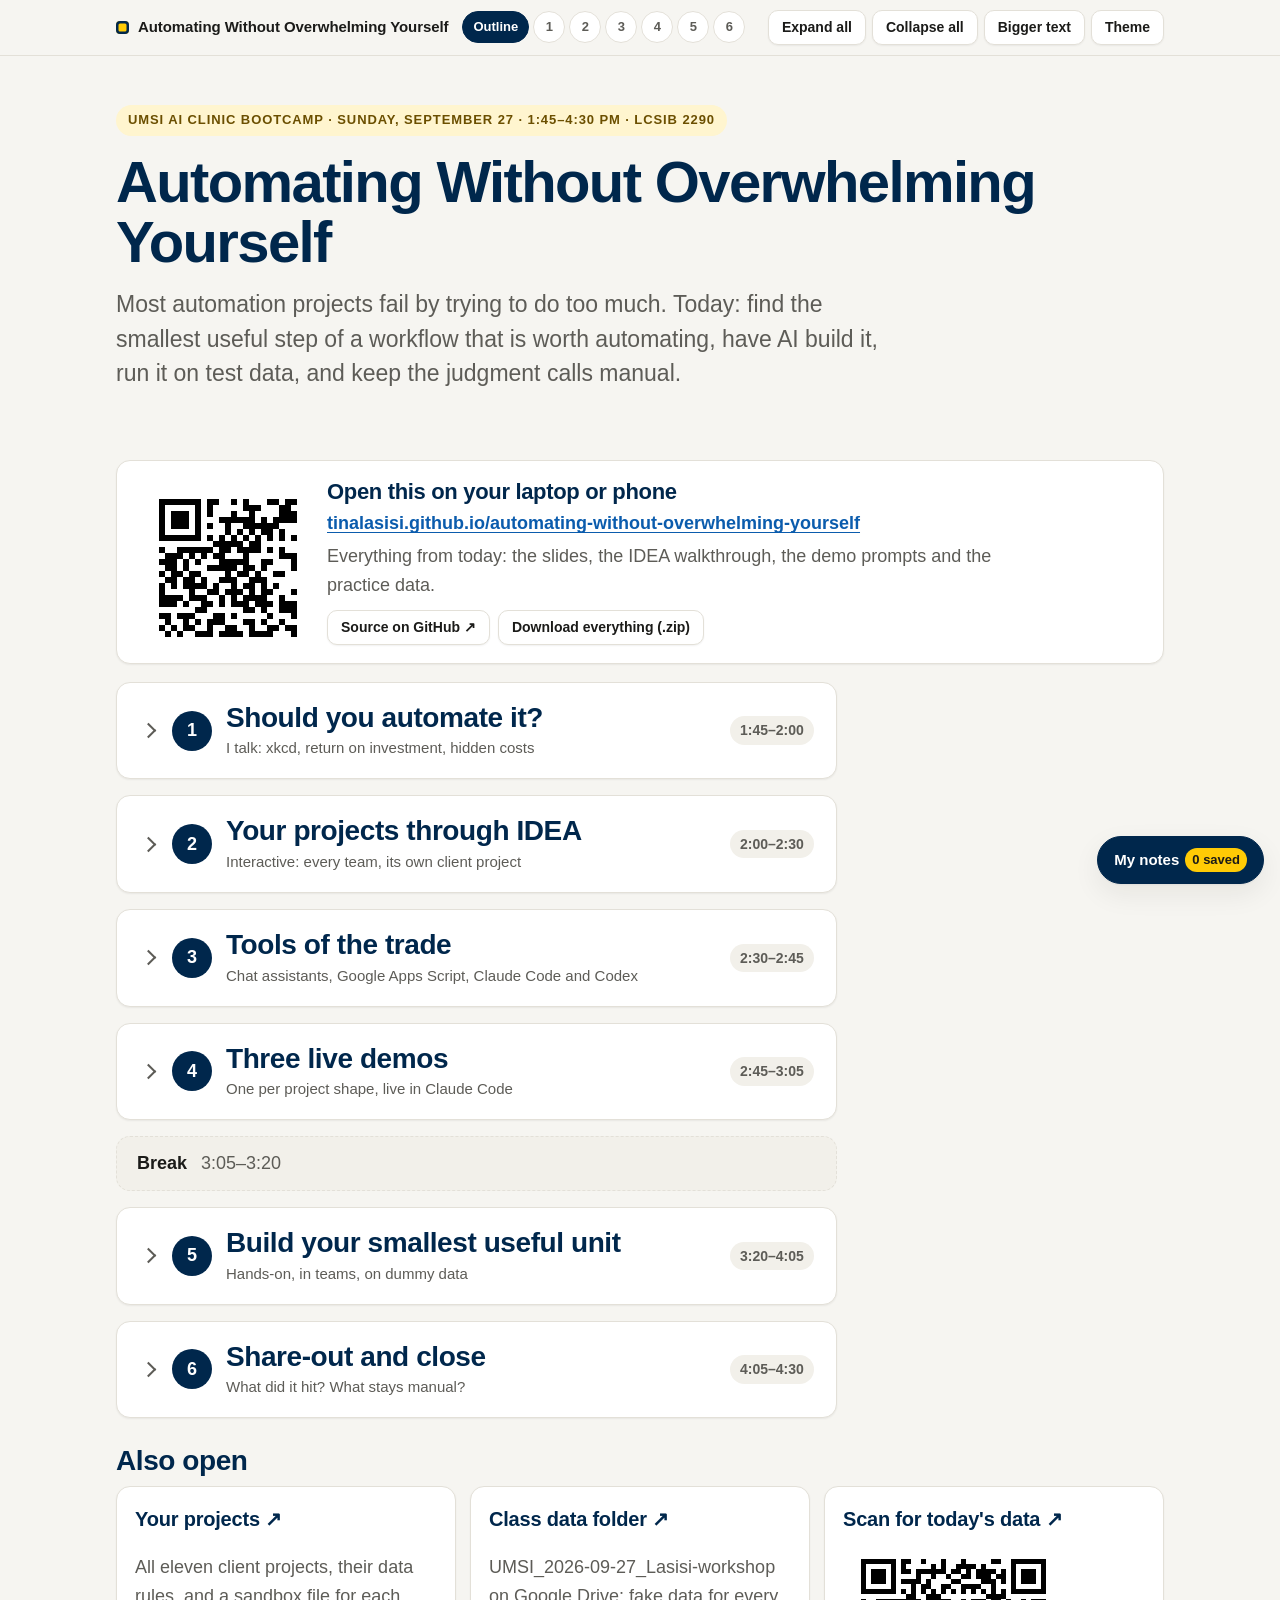
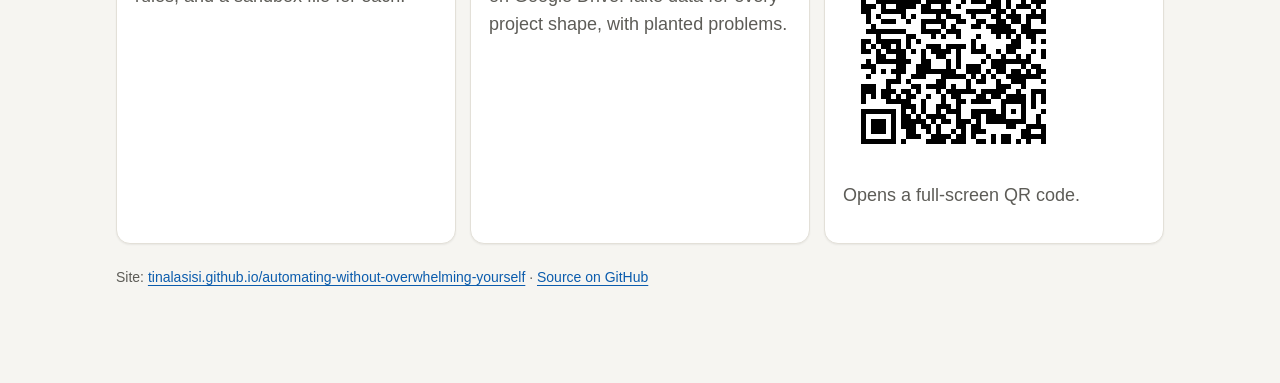
<file: site/index.html>
<!doctype html>
<html lang="en">
<head>
<meta charset="utf-8">
<meta name="viewport" content="width=device-width, initial-scale=1">
<title>Workshop Outline</title>
<link rel="stylesheet" href="assets/shared.css?v=5">
<script src="assets/shared.js?v=5"></script>
<style>
.now-line{margin:14px 0 0;font-weight:700;color:var(--maize-ink);min-height:1.5em}
.agenda{list-style:none;margin:18px 0 0;padding:0}
.agenda>li{margin:0}
details.section>summary .num{flex:none;width:40px;height:40px;border-radius:50%;background:var(--accent);color:var(--accent-ink);display:grid;place-items:center;font-weight:700;font-size:18px}
details.section>summary .ttl{display:flex;flex-direction:column;gap:2px;min-width:0}
details.section>summary .ttl small{font-size:15px;color:var(--muted);font-weight:400}
details.section.is-now{border-color:var(--maize);box-shadow:0 0 0 3px var(--maize-bg)}
details.section.is-past{opacity:.6}
.section-body ul{margin:4px 0 14px;padding-left:22px}
.section-body li{margin:4px 0}
.open-row{display:flex;flex-wrap:wrap;gap:8px;align-items:center}
.break-row{display:flex;align-items:center;gap:14px;padding:12px 20px;margin:14px 0;border:1px dashed var(--line);border-radius:var(--radius);color:var(--muted);background:var(--surface-2)}
.break-row strong{color:var(--ink)}
.also{margin-top:26px}
.also .grid{margin-top:8px}
.share-card{display:flex;gap:22px;align-items:center;flex-wrap:wrap;background:var(--surface);border:1px solid var(--line);border-radius:var(--radius);padding:18px 22px;margin:8px 0 6px;box-shadow:var(--shadow-sm)}
.share-card .qr{background:#fff;border-radius:12px;padding:8px;line-height:0;flex:none}
.share-card .qr svg{width:150px;height:150px}
.share-card h2{font-size:22px;margin:0 0 4px}
.share-card p{margin:4px 0}
.share-card .url{font-weight:650;word-break:break-all}
.share-card .links{display:flex;gap:8px;flex-wrap:wrap;margin-top:10px}
</style>
</head>
<body>
<header class="topbar"><div class="page">
  <a class="brand" href="index.html">Automating Without Overwhelming Yourself</a>
  <nav class="section-nav" aria-label="Workshop sections">
    <a href="index.html" aria-current="page">Outline</a><a href="01-should-you-automate.html" target="_blank" rel="noopener">1</a><a href="02-idea-your-projects.html" target="_blank" rel="noopener">2</a><a href="03-tools-of-the-trade.html" target="_blank" rel="noopener">3</a><a href="04-live-demos.html" target="_blank" rel="noopener">4</a><a href="05-hands-on.html" target="_blank" rel="noopener">5</a><a href="06-share-and-close.html" target="_blank" rel="noopener">6</a>
  </nav>
  <div class="tools">
    <button type="button" data-expand-all>Expand all</button>
    <button type="button" data-collapse-all>Collapse all</button>
    <button type="button" data-present-toggle aria-label="Bigger text for the projector">Bigger text</button>
    <button type="button" data-theme-toggle aria-label="Switch light or dark">Theme</button>
  </div>
</div></header>
<main class="page">
  <section class="hero">
    <div class="kicker">UMSI AI Clinic Bootcamp · Sunday, September 27 · 1:45–4:30 pm · LCSIB 2290</div>
    <h1>Automating Without Overwhelming Yourself</h1>
    <p class="lede">Most automation projects fail by trying to do too much. Today: find the smallest useful step of a workflow that is worth automating, have AI build it, run it on test data, and keep the judgment calls manual.</p>
    <p class="now-line" id="now" aria-live="polite"></p>
  </section>

  <section class="share-card" aria-label="Open this site">
    <div class="qr" role="img" aria-label="QR code that opens this site"><svg width="246" height="246" class="segno"><g transform="scale(6)"><path fill="#fff" d="M0 0h41v41h-41z"/><path class="qrline" stroke="#000" d="M2 2.5h7m1 0h2m2 0h1m1 0h1m3 0h2m1 0h2m3 0h1m3 0h7m-37 1h1m5 0h1m1 0h1m5 0h3m3 0h2m3 0h2m1 0h1m1 0h1m5 0h1m-37 1h1m1 0h3m1 0h1m1 0h1m3 0h1m2 0h1m4 0h3m2 0h4m1 0h1m1 0h3m1 0h1m-37 1h1m1 0h3m1 0h1m3 0h6m1 0h1m1 0h4m1 0h2m1 0h2m1 0h1m1 0h3m1 0h1m-37 1h1m1 0h3m1 0h1m1 0h1m2 0h1m2 0h6m5 0h1m2 0h1m1 0h1m1 0h3m1 0h1m-37 1h1m5 0h1m4 0h1m1 0h1m1 0h1m1 0h2m1 0h1m2 0h1m1 0h2m3 0h1m5 0h1m-37 1h7m1 0h1m1 0h1m1 0h1m1 0h1m1 0h1m1 0h1m1 0h1m1 0h1m1 0h1m1 0h1m1 0h1m1 0h7m-28 1h5m1 0h2m8 0h3m-28 1h1m2 0h6m1 0h2m1 0h4m1 0h1m1 0h1m3 0h1m1 0h4m2 0h1m1 0h3m-36 1h3m1 0h1m1 0h1m1 0h2m3 0h1m5 0h4m2 0h2m1 0h1m1 0h3m1 0h1m-36 1h3m1 0h1m1 0h1m3 0h5m2 0h2m3 0h2m1 0h4m1 0h3m1 0h1m1 0h1m-36 1h2m1 0h1m3 0h5m1 0h2m1 0h1m4 0h1m1 0h1m1 0h1m2 0h3m1 0h4m-37 1h1m1 0h2m1 0h2m4 0h1m1 0h2m1 0h1m2 0h2m2 0h1m6 0h1m5 0h1m-36 1h2m1 0h2m1 0h1m2 0h3m2 0h3m5 0h1m1 0h4m3 0h2m-34 1h1m1 0h1m1 0h4m1 0h1m2 0h1m1 0h2m1 0h1m1 0h1m4 0h1m1 0h2m2 0h1m1 0h5m-37 1h1m4 0h1m2 0h2m1 0h3m1 0h1m1 0h2m3 0h1m1 0h1m3 0h1m2 0h1m1 0h2m1 0h1m-37 1h4m1 0h3m2 0h1m1 0h1m1 0h4m2 0h1m4 0h3m2 0h1m3 0h2m-36 1h3m1 0h1m2 0h2m1 0h1m1 0h3m1 0h3m1 0h3m2 0h1m1 0h1m3 0h1m1 0h2m-29 1h2m6 0h2m1 0h1m2 0h10m1 0h1m2 0h1m1 0h1m-37 1h2m1 0h3m3 0h2m1 0h1m5 0h1m3 0h4m2 0h3m1 0h2m2 0h1m-36 1h1m2 0h1m1 0h1m1 0h3m3 0h2m1 0h1m2 0h1m3 0h1m3 0h5m-33 1h1m1 0h1m1 0h2m2 0h1m2 0h2m2 0h1m2 0h2m1 0h3m1 0h3m4 0h1m1 0h1m-34 1h1m1 0h1m2 0h3m1 0h4m1 0h4m3 0h3m2 0h1m2 0h2m1 0h1m2 0h1m-34 1h2m6 0h2m1 0h1m2 0h1m2 0h1m2 0h1m2 0h1m4 0h6m-36 1h1m3 0h4m1 0h2m1 0h1m2 0h4m1 0h3m4 0h1m1 0h1m5 0h1m-37 1h3m1 0h2m1 0h1m5 0h2m1 0h2m1 0h3m1 0h1m3 0h2m3 0h2m-34 1h5m1 0h1m1 0h1m1 0h1m1 0h1m1 0h1m1 0h1m1 0h3m5 0h2m1 0h1m2 0h5m-37 1h1m1 0h2m1 0h1m3 0h1m1 0h5m4 0h1m5 0h1m4 0h1m2 0h1m-35 1h1m1 0h1m3 0h1m1 0h1m14 0h1m1 0h1m1 0h8m1 0h1m-29 1h1m1 0h2m1 0h1m1 0h2m1 0h3m1 0h1m2 0h1m2 0h1m3 0h1m1 0h1m-35 1h7m1 0h3m2 0h1m1 0h1m3 0h1m1 0h3m1 0h2m1 0h1m1 0h1m1 0h1m3 0h1m-37 1h1m5 0h1m1 0h1m3 0h9m3 0h2m1 0h2m3 0h1m2 0h2m-37 1h1m1 0h3m1 0h1m1 0h1m1 0h3m2 0h1m3 0h1m1 0h3m2 0h7m-33 1h1m1 0h3m1 0h1m1 0h2m1 0h1m1 0h2m1 0h3m2 0h3m2 0h5m2 0h1m2 0h1m-37 1h1m1 0h3m1 0h1m2 0h1m2 0h1m1 0h3m2 0h2m1 0h2m1 0h1m1 0h1m1 0h1m2 0h1m3 0h1m-37 1h1m5 0h1m2 0h1m1 0h2m1 0h1m1 0h5m5 0h1m2 0h1m2 0h5m-37 1h7m1 0h6m1 0h2m3 0h1m3 0h1m3 0h4m1 0h1m2 0h1"/></g></svg></div>
    <div>
      <h2>Open this on your laptop or phone</h2>
      <p class="url"><a href="https://tinalasisi.github.io/automating-without-overwhelming-yourself/">tinalasisi.github.io/automating-without-overwhelming-yourself</a></p>
      <p class="muted">Everything from today: the slides, the IDEA walkthrough, the demo prompts and the practice data.</p>
      <div class="links"><a class="btn" href="https://github.com/tinalasisi/automating-without-overwhelming-yourself" target="_blank" rel="noopener">Source on GitHub ↗</a><a class="btn" href="https://github.com/tinalasisi/automating-without-overwhelming-yourself/archive/refs/heads/main.zip">Download everything (.zip)</a></div>
    </div>
  </section>

  <ol class="agenda">
    <li><details class="section" data-start="1:45" data-end="2:00" data-title="Should you automate it?">
      <summary><span class="num">1</span><span class="ttl"><h2>Should you automate it?</h2><small>I talk: xkcd, return on investment, hidden costs</small></span><span class="meta">1:45–2:00</span></summary>
      <div class="section-body">
        <ul>
          <li>“Is It Worth the Time?” The original xkcd, and the math behind it</li>
          <li>Try it with a task of your own</li>
          <li>Return on investment, and the hidden costs: maintenance and over-engineering</li>
          <li>The value of manual processes</li>
          <li>Solving the wrong problem</li>
          <li>Today's thesis: the smallest useful unit</li>
        </ul>
        <div class="open-row"><a class="btn btn-primary btn-lg" href="01-should-you-automate.html" target="_blank" rel="noopener">Open section 1 ↗</a><span class="muted">opens in a new tab</span></div>
      </div>
    </details></li>

    <li><details class="section" data-start="2:00" data-end="2:30" data-title="Your projects through IDEA">
      <summary><span class="num">2</span><span class="ttl"><h2>Your projects through IDEA</h2><small>Interactive: every team, its own client project</small></span><span class="meta">2:00–2:30</span></summary>
      <div class="section-body">
        <ul>
          <li>Your eleven projects come in three shapes: intake → triage, pile → catalog, many sheets → one table</li>
          <li>The IDEA framework: Identify, Document, Experiment, Adjust</li>
          <li>Walk your project through IDEA, one step at a time</li>
          <li>Leave with your smallest useful unit named in one sentence</li>
        </ul>
        <div class="open-row"><a class="btn btn-primary btn-lg" href="02-idea-your-projects.html" target="_blank" rel="noopener">Open section 2 ↗</a><a class="btn" href="projects.html" target="_blank" rel="noopener">All eleven projects ↗</a></div>
      </div>
    </details></li>

    <li><details class="section" data-start="2:30" data-end="2:45" data-title="Tools of the trade">
      <summary><span class="num">3</span><span class="ttl"><h2>Tools of the trade</h2><small>Chat assistants, Google Apps Script, Claude Code and Codex</small></span><span class="meta">2:30–2:45</span></summary>
      <div class="section-body">
        <ul>
          <li>Match the tool to the task</li>
          <li>What your agent can touch: read, draft, send, delete</li>
          <li>It asks before it acts, and it follows house rules you write down</li>
          <li>What leaves your laptop, and why today is all dummy data</li>
          <li>Which tool fits your project?</li>
        </ul>
        <div class="open-row"><a class="btn btn-primary btn-lg" href="03-tools-of-the-trade.html" target="_blank" rel="noopener">Open section 3 ↗</a></div>
      </div>
    </details></li>

    <li><details class="section" data-start="2:45" data-end="3:05" data-title="Three live demos">
      <summary><span class="num">4</span><span class="ttl"><h2>Three live demos</h2><small>One per project shape, live in Claude Code</small></span><span class="meta">2:45–3:05</span></summary>
      <div class="section-body">
        <ul>
          <li>Intake → triage: every application gets a status</li>
          <li>Pile → catalog: versions, duplicates and personal information flagged</li>
          <li>Many sheets → one table: a join, not AI</li>
        </ul>
        <div class="open-row"><a class="btn btn-primary btn-lg" href="04-live-demos.html" target="_blank" rel="noopener">Open section 4 ↗</a></div>
      </div>
    </details></li>

    <li class="break-row" data-start="3:05" data-end="3:20"><strong>Break</strong><span>3:05–3:20</span></li>

    <li><details class="section" data-start="3:20" data-end="4:05" data-title="Build your smallest useful unit">
      <summary><span class="num">5</span><span class="ttl"><h2>Build your smallest useful unit</h2><small>Hands-on, in teams, on dummy data</small></span><span class="meta">3:20–4:05</span></summary>
      <div class="section-body">
        <ul>
          <li>Pick the sandbox file that looks like your client's work</li>
          <li>Build the form, fill it with dummies</li>
          <li>Have AI write the script. Read its explanation. Then run it.</li>
          <li>When it hits a planted problem: a rule, or manual review?</li>
        </ul>
        <div class="open-row"><a class="btn btn-primary btn-lg" href="05-hands-on.html" target="_blank" rel="noopener">Open section 5 ↗</a></div>
      </div>
    </details></li>

    <li><details class="section" data-start="4:05" data-end="4:30" data-title="Share-out and close">
      <summary><span class="num">6</span><span class="ttl"><h2>Share-out and close</h2><small>What did it hit? What stays manual?</small></span><span class="meta">4:05–4:30</span></summary>
      <div class="section-body">
        <ul>
          <li>Three or four teams: what did you automate, what did it hit, what stays manual?</li>
          <li>Keep it alive, and make it findable</li>
          <li>Before you automate the answer, check it's the right problem</li>
          <li>4:30: Charles Kemp, “Discovering the Problem Behind the Problem”</li>
        </ul>
        <div class="open-row"><a class="btn btn-primary btn-lg" href="06-share-and-close.html" target="_blank" rel="noopener">Open section 6 ↗</a></div>
      </div>
    </details></li>
  </ol>

  <section class="also">
    <h2>Also open</h2>
    <div class="grid">
      <a class="card" href="projects.html" target="_blank" rel="noopener"><h3>Your projects ↗</h3><p class="muted">All eleven client projects, their data rules, and a sandbox file for each.</p></a>
      <a class="card" href="https://drive.google.com/drive/folders/1YOv6oia4dKvwDzNuGzLgGpVrD6Jz7lCF?usp=sharing" target="_blank" rel="noopener"><h3>Class data folder ↗</h3><p class="muted">UMSI_2026-09-27_Lasisi-workshop on Google Drive: fake data for every project shape, with planted problems.</p></a>
    
      <a class="card" href="qr.html" target="_blank" rel="noopener"><h3>Scan for today's data ↗</h3><span class="qr-mini" style="display:inline-block;background:#fff;border-radius:12px;padding:8px;line-height:0" role="img" aria-label="QR code for the class data folder"><svg width="205" height="205" class="segno"><g transform="scale(5)"><path fill="#fff" d="M0 0h41v41h-41z"/><path class="qrline" stroke="#000" d="M2 2.5h7m1 0h2m2 0h1m3 0h1m3 0h1m5 0h2m2 0h7m-37 1h1m5 0h1m1 0h1m5 0h1m1 0h1m2 0h4m1 0h1m5 0h1m5 0h1m-37 1h1m1 0h3m1 0h1m1 0h2m1 0h6m1 0h2m1 0h1m1 0h4m1 0h1m1 0h1m1 0h3m1 0h1m-37 1h1m1 0h3m1 0h1m4 0h1m2 0h1m2 0h1m2 0h2m1 0h3m1 0h2m1 0h1m1 0h3m1 0h1m-37 1h1m1 0h3m1 0h1m1 0h4m1 0h1m4 0h2m4 0h3m1 0h1m1 0h1m1 0h3m1 0h1m-37 1h1m5 0h1m3 0h1m1 0h2m2 0h2m2 0h4m2 0h1m3 0h1m5 0h1m-37 1h7m1 0h1m1 0h1m1 0h1m1 0h1m1 0h1m1 0h1m1 0h1m1 0h1m1 0h1m1 0h1m1 0h1m1 0h7m-28 1h2m2 0h3m9 0h4m-29 1h1m2 0h9m1 0h5m2 0h1m1 0h3m1 0h2m1 0h1m2 0h1m1 0h3m-37 1h3m1 0h1m2 0h4m1 0h2m2 0h1m2 0h1m5 0h3m1 0h1m1 0h3m1 0h1m-36 1h2m2 0h5m3 0h6m3 0h5m1 0h2m1 0h1m3 0h1m1 0h1m-36 1h1m1 0h1m4 0h1m1 0h1m4 0h1m1 0h3m2 0h1m3 0h2m1 0h3m1 0h4m-36 1h1m2 0h3m2 0h1m2 0h5m2 0h2m2 0h2m2 0h2m1 0h2m1 0h1m2 0h1m-35 1h1m9 0h1m3 0h1m1 0h1m3 0h2m1 0h5m2 0h2m-33 1h8m3 0h4m1 0h3m6 0h5m1 0h5m-34 1h1m5 0h2m3 0h1m1 0h1m2 0h1m3 0h1m3 0h1m1 0h1m1 0h1m1 0h2m-35 1h2m1 0h5m1 0h1m1 0h1m10 0h1m7 0h2m2 0h1m1 0h1m-37 1h1m1 0h1m1 0h2m1 0h1m1 0h1m3 0h3m1 0h4m1 0h1m1 0h1m4 0h3m-32 1h2m1 0h1m1 0h4m1 0h1m1 0h1m1 0h4m1 0h1m2 0h3m2 0h1m1 0h2m3 0h1m1 0h1m-34 1h2m2 0h2m3 0h1m2 0h2m2 0h1m5 0h1m2 0h1m2 0h1m1 0h1m2 0h1m-36 1h1m1 0h7m2 0h2m3 0h1m1 0h1m4 0h1m1 0h8m-34 1h3m4 0h2m2 0h3m3 0h1m1 0h1m1 0h3m2 0h3m3 0h1m1 0h2m-34 1h1m1 0h1m1 0h3m2 0h8m2 0h3m1 0h1m1 0h2m1 0h2m1 0h1m1 0h2m-36 1h1m5 0h1m2 0h3m3 0h5m1 0h1m1 0h1m1 0h1m2 0h7m-31 1h3m1 0h1m5 0h2m4 0h1m1 0h2m2 0h1m2 0h3m3 0h1m-37 1h3m2 0h1m4 0h2m1 0h4m1 0h1m2 0h1m5 0h3m2 0h1m-33 1h3m1 0h3m1 0h2m1 0h1m3 0h1m1 0h6m1 0h5m2 0h1m2 0h3m-37 1h1m1 0h1m1 0h2m1 0h1m1 0h2m2 0h1m2 0h1m1 0h2m3 0h2m1 0h2m1 0h4m1 0h1m1 0h1m-37 1h1m4 0h5m2 0h1m3 0h1m2 0h2m1 0h4m2 0h5m1 0h1m1 0h1m-29 1h3m1 0h1m2 0h3m1 0h1m8 0h1m3 0h1m1 0h1m-35 1h7m1 0h1m1 0h1m1 0h1m2 0h1m1 0h3m2 0h5m1 0h1m1 0h1m1 0h1m3 0h1m-37 1h1m5 0h1m1 0h2m1 0h1m1 0h4m2 0h1m2 0h2m1 0h4m3 0h1m2 0h1m-36 1h1m1 0h3m1 0h1m1 0h5m1 0h1m1 0h2m1 0h3m1 0h1m1 0h8m2 0h1m-36 1h1m1 0h3m1 0h1m1 0h3m1 0h2m1 0h1m3 0h2m1 0h2m5 0h2m2 0h4m-37 1h1m1 0h3m1 0h1m2 0h2m2 0h1m1 0h1m2 0h1m1 0h1m1 0h3m7 0h2m2 0h1m-37 1h1m5 0h1m2 0h3m2 0h4m1 0h2m1 0h1m3 0h1m1 0h2m2 0h5m-37 1h7m1 0h1m4 0h4m1 0h3m2 0h2m1 0h1m1 0h2m1 0h1m1 0h1m2 0h1"/></g></svg></span><p class="muted">Opens a full-screen QR code.</p></a>
    </div>
  </section>
  <p class="source-link muted" style="margin-top:22px;font-size:14px">Site: <a href="https://tinalasisi.github.io/automating-without-overwhelming-yourself/">tinalasisi.github.io/automating-without-overwhelming-yourself</a> · <a href="https://github.com/tinalasisi/automating-without-overwhelming-yourself" target="_blank" rel="noopener">Source on GitHub</a></p>
</main>
<script>
(function(){
  var items=[].slice.call(document.querySelectorAll('[data-start]')),nowEl=document.getElementById('now');
  function toMin(s){var p=s.split(':'),h=+p[0],m=+p[1];if(h<12)h+=12;return h*60+m;}
  function fmt(m){var h=Math.floor(m/60),r=m%60;return (h?h+' h ':'')+r+' min';}
  function tick(){
    var d=new Date(),t=d.getHours()*60+d.getMinutes();
    var day=d.getFullYear()===2026&&d.getMonth()===8&&d.getDate()===27;
    items.forEach(function(el){el.classList.remove('is-now','is-past');});
    if(!day){nowEl.textContent='';return;}
    var first=toMin(items[0].dataset.start),last=toMin(items[items.length-1].dataset.end);
    if(t<first){nowEl.textContent='We start in '+fmt(first-t)+'.';return;}
    if(t>=last){nowEl.textContent='Thanks, everyone. Next up: Charles Kemp.';items.forEach(function(el){el.classList.add('is-past');});return;}
    items.forEach(function(el){var s=toMin(el.dataset.start),e=toMin(el.dataset.end);
      if(t>=e)el.classList.add('is-past');
      else if(t>=s){el.classList.add('is-now');nowEl.textContent='Now: '+(el.dataset.title||'Break')+', until '+el.dataset.end+'.';}});
  }
  tick();setInterval(tick,30000);
})();
</script>
</body>
</html>
</file>
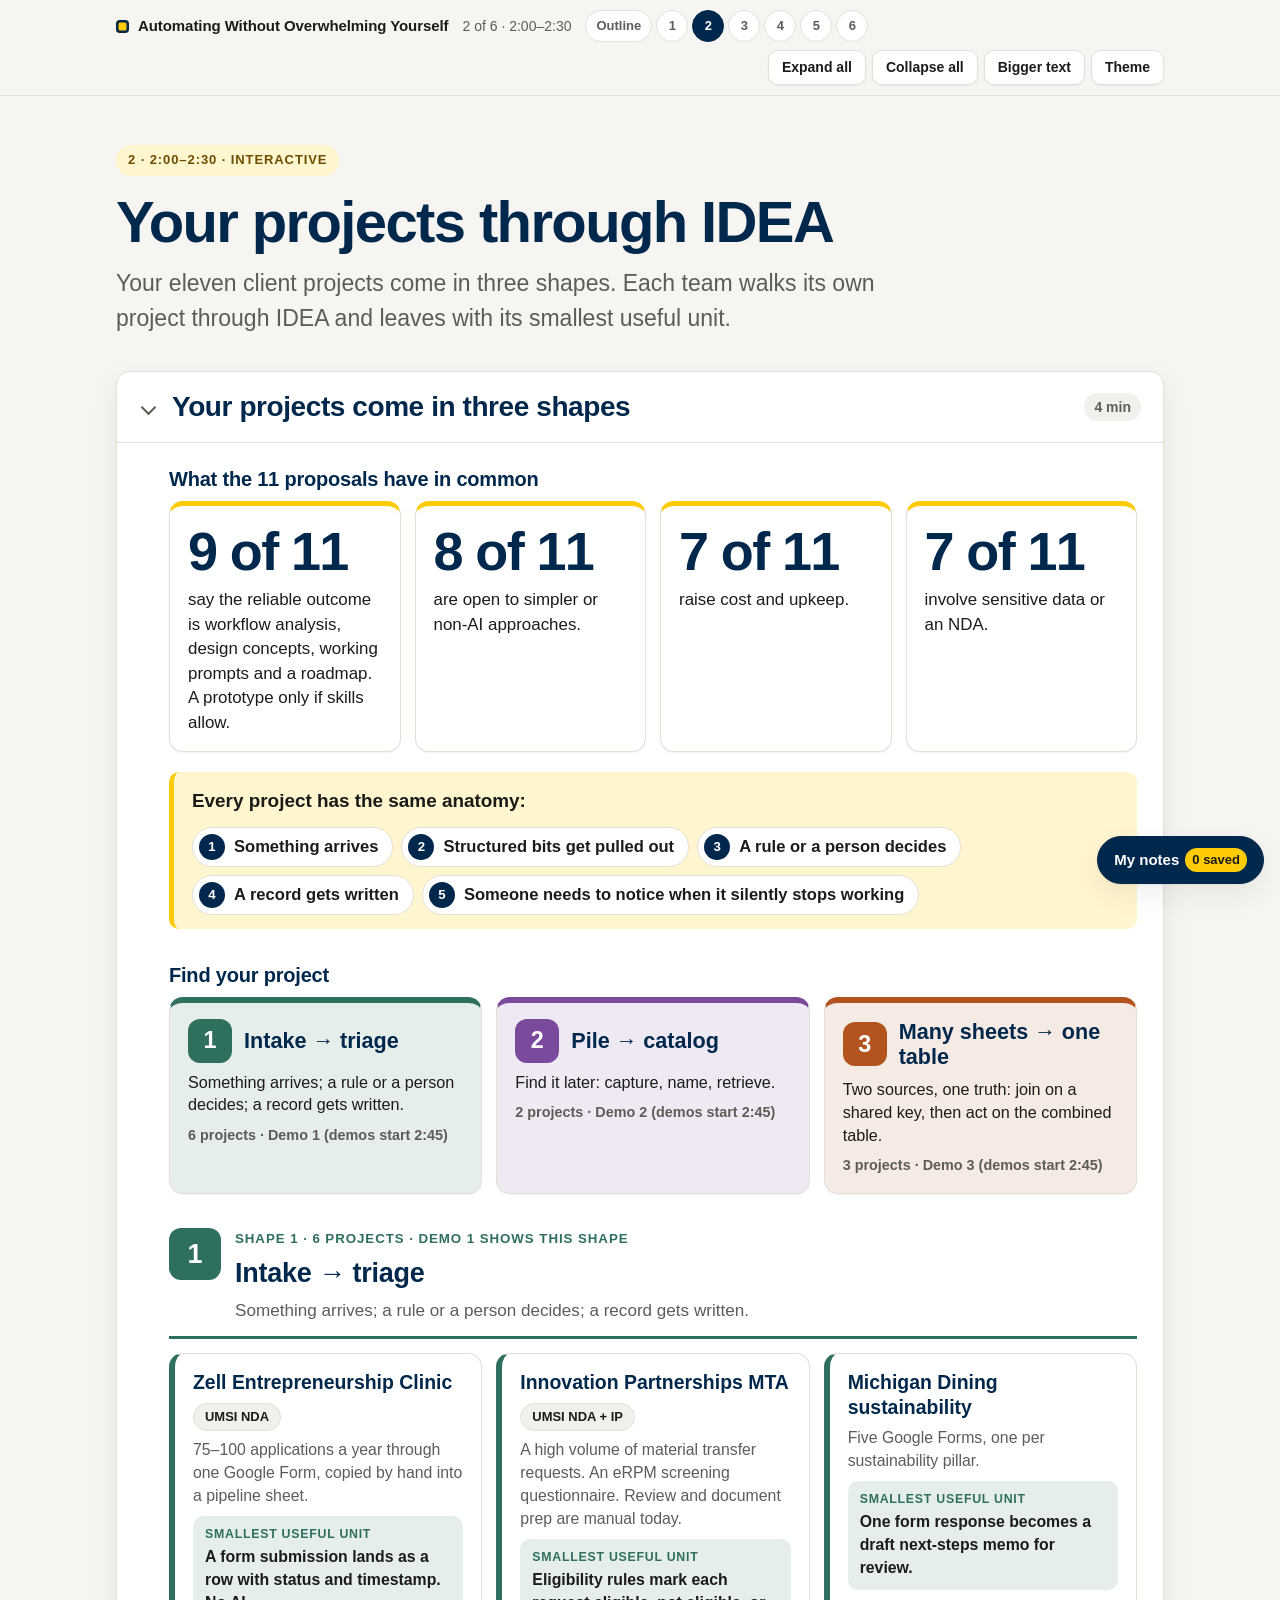
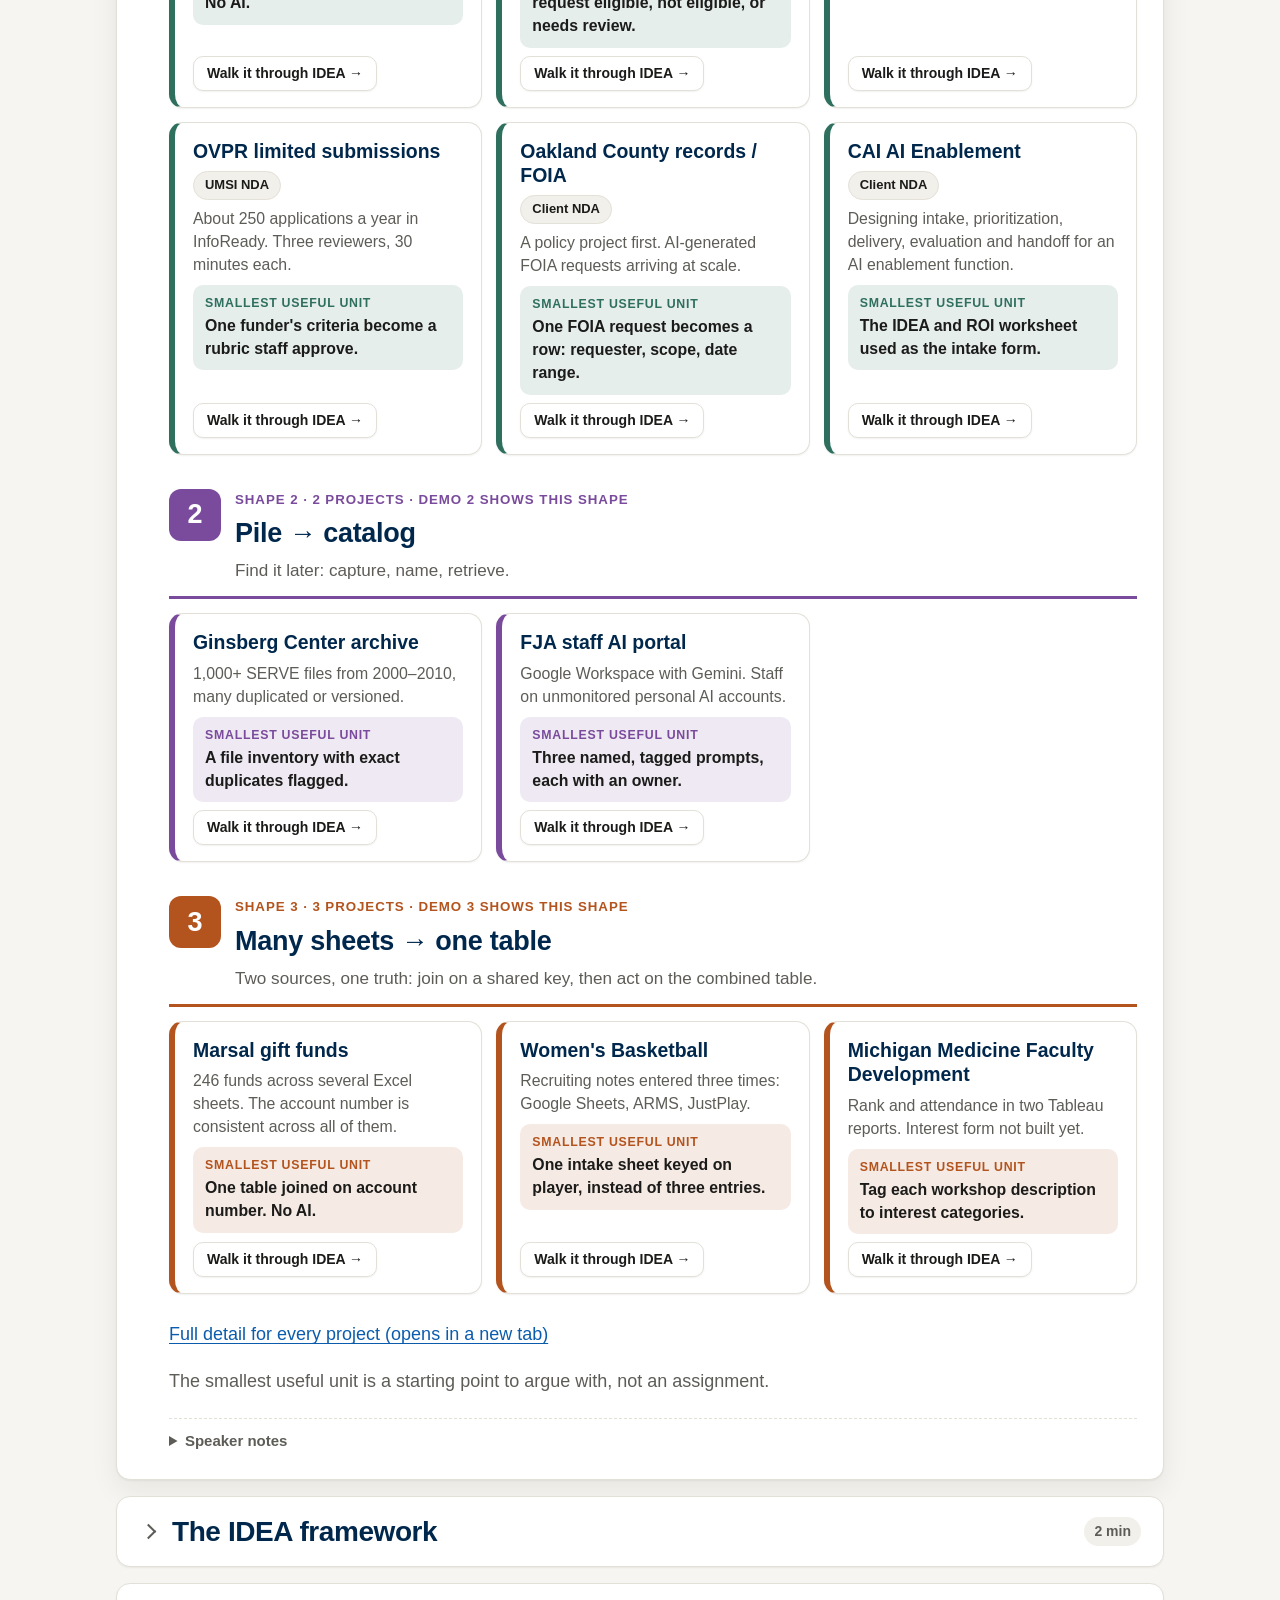
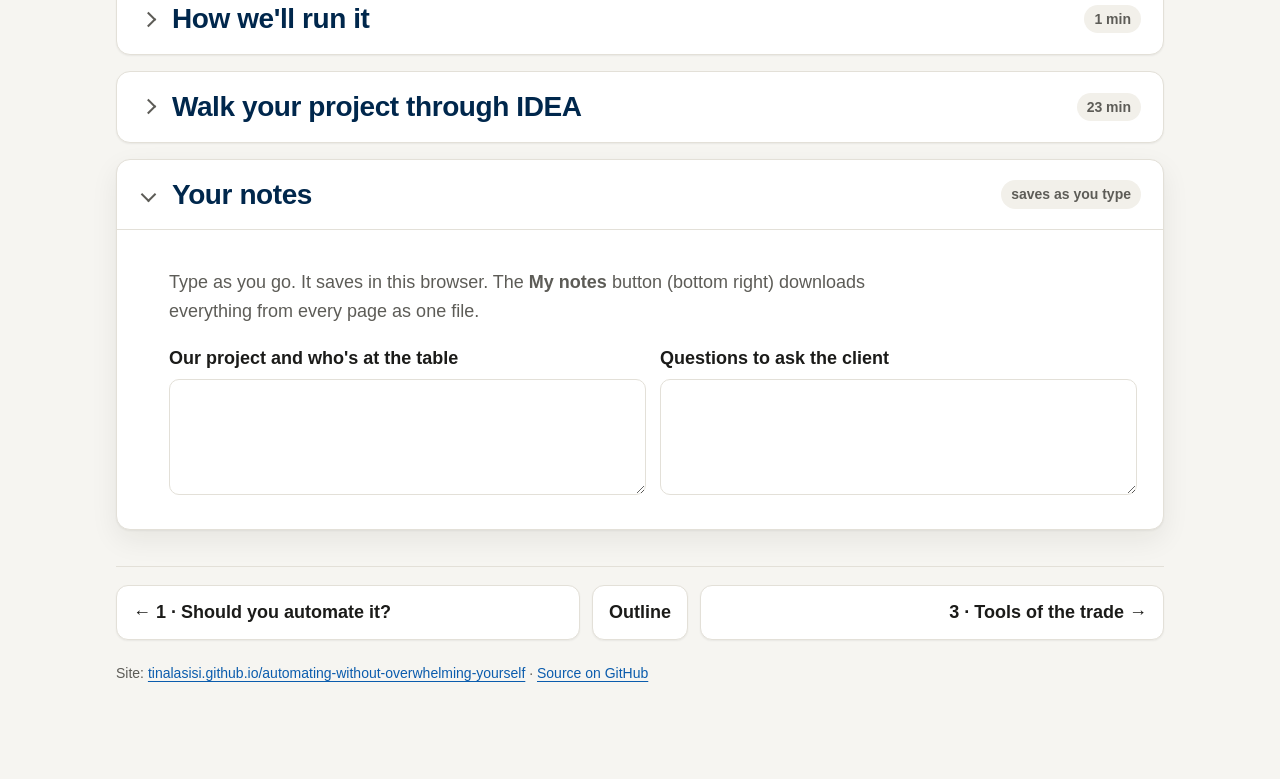
<file: site/02-idea-your-projects.html>
<!doctype html>
<html lang="en">
<head>
<meta charset="utf-8">
<meta name="viewport" content="width=device-width, initial-scale=1">
<title>Projects Through IDEA</title>
<link rel="stylesheet" href="assets/shared.css?v=5">
<script src="assets/shared.js?v=5"></script>
<style>
/* page-only styles; var(--tokens) only. Sizes in em so "Bigger text" scales them. */
details.section{scroll-margin-top:96px}
.section-body>h3:first-child{margin-top:0}
.shape-1,.shape-2,.shape-3{--tint:var(--surface-2)}
@supports (background:color-mix(in srgb,red,blue)){
  .shape-1,.shape-2,.shape-3{--tint:color-mix(in srgb,var(--shape) 12%,var(--surface))}
}

/* key numbers */
.stats{display:grid;grid-template-columns:repeat(auto-fit,minmax(200px,1fr));gap:14px;margin:4px 0 20px}
.stat{border-top:5px solid var(--maize);padding:18px 18px 16px}
.stat b{display:block;font-size:clamp(2.2em,4.4vw,3em);line-height:1;font-weight:800;letter-spacing:-.03em;color:var(--heading);margin-bottom:10px}
.stat span{display:block;font-size:.94em;line-height:1.45}

/* anatomy */
.anatomy{margin:0 0 30px}
.anatomy>p{margin:0 0 10px;font-size:1.05em}
ol.flow{list-style:none;counter-reset:f;margin:0;padding:0;display:flex;flex-wrap:wrap;gap:8px}
ol.flow>li{counter-increment:f;margin:0;display:inline-flex;align-items:center;gap:9px;padding:6px 14px 6px 6px;border-radius:999px;background:var(--surface);border:1px solid var(--line);font-size:.92em;font-weight:600;line-height:1.3;max-width:100%}
ol.flow>li::before{content:counter(f);flex:none;width:26px;height:26px;border-radius:50%;display:grid;place-items:center;background:var(--heading);color:var(--surface);font-size:.8em;font-weight:800}

/* three-shape overview */
.shape-legend{display:grid;grid-template-columns:repeat(auto-fit,minmax(240px,1fr));gap:14px;margin:6px 0 8px}
.shape-legend a.card{border-top:6px solid var(--shape);background:var(--tint);padding:16px 18px}
.shape-legend a.card:hover{border-color:var(--shape)}
.legend-top{display:flex;align-items:center;gap:12px;margin-bottom:8px}
.legend-name{font-size:1.2em;font-weight:800;line-height:1.2;color:var(--heading)}
.legend-tag{margin:0;font-size:.9em;line-height:1.4}
.legend-meta{display:block;margin-top:8px;font-size:.8em;font-weight:700;color:var(--muted)}
.shape-badge{flex:none;width:44px;height:44px;border-radius:12px;display:grid;place-items:center;background:var(--shape,var(--accent));color:var(--surface);font-size:1.3em;font-weight:800}
.shape-group{margin:34px 0 0;scroll-margin-top:96px}
.shape-head{display:flex;align-items:flex-start;gap:14px;padding-bottom:12px;margin-bottom:14px;border-bottom:3px solid var(--shape)}
.shape-head .shape-badge{width:52px;height:52px;font-size:1.5em}
.shape-kicker{margin:0;font-size:.74em;font-weight:800;letter-spacing:.07em;text-transform:uppercase;color:var(--shape)}
.shape-head h3{margin:2px 0 2px;font-size:clamp(1.25em,2.4vw,1.5em)}
.shape-head .tag{margin:0;font-size:.95em;color:var(--muted)}
.proj-grid{display:grid;grid-template-columns:repeat(auto-fill,minmax(280px,1fr));gap:14px}
.proj-card{display:flex;flex-direction:column;gap:8px;border-left-width:6px;padding:16px 18px}
.proj-card h4{margin:0;font-size:1.08em;line-height:1.25;color:var(--heading)}
.proj-card .pill{align-self:flex-start;font-size:.72em}
.proj-card p{margin:0;font-size:.88em;line-height:1.45}
.proj-card .have{color:var(--muted)}
.k{display:block;font-size:.78em;font-weight:800;letter-spacing:.06em;text-transform:uppercase;color:var(--shape,var(--muted));margin-bottom:2px}
.unit{background:var(--tint,var(--surface-2));border-radius:10px;padding:10px 12px;font-weight:600}
.proj-card .walk-btn{margin-top:auto;align-self:flex-start}
.proj-card .walk-btn:hover{border-color:var(--shape)}
.after-shapes{margin-top:26px}

/* IDEA recap */
.idea-grid{display:grid;grid-template-columns:repeat(auto-fit,minmax(220px,1fr));gap:14px;margin:18px 0}
.idea-grid .card{border-top:5px solid var(--accent)}
.idea-grid .card.is-focus{border-top-color:var(--maize);background:var(--maize-bg)}
.idea-grid .card h3{display:flex;align-items:center;gap:12px;margin:0 0 10px;font-size:1.2em}
.idea-grid ul{margin:0;padding-left:20px}
.idea-grid li{margin:5px 0;font-size:.94em}
.letter{flex:none;width:44px;height:44px;border-radius:50%;display:grid;place-items:center;background:var(--accent);color:var(--accent-ink);font-weight:800;font-size:1.2em;line-height:1}
.example{margin-top:22px}
.example h3{margin:0 0 10px}
ol.flow.task>li{background:var(--surface-2)}
dl.idea-dl{margin:8px 0 4px;display:grid;grid-template-columns:auto 1fr;gap:12px 18px}
dl.idea-dl dt{font-weight:800;color:var(--heading)}
dl.idea-dl dd{margin:0}

/* walkthrough */
.idea-tool{background:var(--surface);border:1px solid var(--line);border-top:7px solid var(--shape,var(--accent));border-radius:var(--radius);box-shadow:var(--shadow);padding:22px 24px 22px}
.tool-top{display:grid;grid-template-columns:minmax(0,340px) minmax(0,1fr);gap:16px 22px;align-items:stretch}
.picker label{display:block;margin-bottom:6px;font-size:.8em;text-transform:uppercase;letter-spacing:.06em;color:var(--muted)}
.picker select{font-size:1.05em;font-weight:650;padding:12px 14px;min-height:52px}
.proj-head{border-radius:12px;background:var(--tint,var(--surface-2));padding:14px 18px}
.proj-head .name{display:flex;flex-wrap:wrap;align-items:center;gap:8px 12px;margin:0 0 6px;font-size:1.3em;font-weight:800;line-height:1.2;color:var(--heading)}
.proj-head p{margin:4px 0;font-size:.92em}
.proj-head code{overflow-wrap:anywhere}
.shape-pill{display:inline-block;font-size:.62em;font-weight:750;padding:4px 12px;border-radius:999px;background:var(--shape,var(--accent));color:var(--surface);letter-spacing:.01em}
.stepper{list-style:none;margin:20px 0 10px;padding:0;display:grid;grid-template-columns:repeat(5,minmax(0,1fr));gap:8px}
.stepper li{margin:0;max-width:none}
.stepper button{width:100%;min-height:62px;justify-content:flex-start;text-align:left;gap:10px;font-size:.95em;padding:10px 12px;border-radius:12px;background:var(--surface-2)}
.stepper button:hover{border-color:var(--shape,var(--accent))}
.stepper .sl{flex:none;width:36px;height:36px;border-radius:50%;display:grid;place-items:center;background:var(--surface);border:2px solid var(--shape,var(--accent));color:var(--shape,var(--accent));font-weight:800;font-size:1.05em}
.stepper button[aria-current="step"]{background:var(--shape,var(--accent));border-color:var(--shape,var(--accent));color:var(--surface);font-weight:800;box-shadow:var(--shadow)}
.stepper button[aria-current="step"] .sl{background:var(--surface);color:var(--shape,var(--accent));border-color:var(--surface)}
.stepper .done{margin-left:auto;font-weight:800;color:var(--ok)}
.stepper button[aria-current="step"] .done{color:var(--surface)}
.progress{display:flex;align-items:center;gap:14px;margin:4px 0 18px;scroll-margin-top:96px}
.progress p{margin:0;font-weight:750;white-space:nowrap}
.bar{flex:1;height:10px;background:var(--surface-2);border:1px solid var(--line);border-radius:999px;overflow:hidden}
.bar span{display:block;height:100%;width:25%;background:var(--shape,var(--accent));transition:width .25s}
.panel-title{display:flex;align-items:center;gap:14px;margin:0 0 14px;font-size:clamp(1.45em,3vw,1.9em);line-height:1.15}
.panel-title .letter{width:56px;height:56px;font-size:.9em;background:var(--shape,var(--accent));color:var(--surface)}
.panel-title:focus{outline:none}
.panel-title:focus-visible{outline:3px solid var(--focus);outline-offset:4px;border-radius:8px}
.panel-grid{display:grid;grid-template-columns:minmax(0,1fr) minmax(0,1.2fr);gap:18px 28px;align-items:start}
.questions{list-style:none;margin:0;padding:0}
.questions li{position:relative;margin:0 0 12px;padding-left:22px;font-size:1.12em;line-height:1.4;max-width:none}
.questions li::before{content:"";position:absolute;left:0;top:.5em;width:9px;height:9px;border-radius:50%;background:var(--shape,var(--accent))}
.panel label{display:block;margin:0 0 6px;font-size:.9em}
.panel textarea{font-size:1.02em;min-height:220px;line-height:1.5}
.panel details.reveal p{font-size:1em;margin:8px 0 4px}
.step-nav{display:flex;flex-wrap:wrap;gap:10px;align-items:center;margin-top:20px;padding-top:16px;border-top:1px solid var(--line)}
.step-nav .spacer{flex:1}
.clear-btn{color:var(--danger);border-color:var(--danger)}
.clear-btn:hover,.clear-btn.arm{background:var(--danger-bg);border-color:var(--danger)}
.idea-card{border:3px solid var(--shape,var(--accent));border-radius:var(--radius);padding:20px 22px;background:var(--surface)}
.idea-card .card-kicker{font-size:.72em;font-weight:800;letter-spacing:.08em;text-transform:uppercase;color:var(--maize-ink);margin:0}
.idea-card .card-title{display:flex;flex-wrap:wrap;align-items:center;gap:8px 12px;margin:4px 0 4px;font-size:clamp(1.4em,2.8vw,1.8em)}
.idea-card .card-title:focus{outline:none}
.idea-card .card-title:focus-visible{outline:3px solid var(--focus);outline-offset:4px;border-radius:8px}
.idea-card dl{margin:16px 0 0;display:grid;grid-template-columns:auto 1fr;gap:14px 18px;align-items:start}
.idea-card dt{display:flex;align-items:center;gap:10px;font-weight:800;color:var(--heading)}
.idea-card dt .letter{width:34px;height:34px;font-size:.9em;background:var(--shape,var(--accent));color:var(--surface)}
.idea-card dd{margin:0;padding-top:4px;white-space:pre-wrap;font-size:1.02em}
.idea-card dd.empty{color:var(--muted);font-style:italic}
.card-actions{display:flex;flex-wrap:wrap;gap:10px;margin-top:14px}
@media (max-width:860px){
  .tool-top,.panel-grid{grid-template-columns:1fr}
  .stepper{grid-template-columns:repeat(2,minmax(0,1fr))}
  .stepper li:last-child{grid-column:1 / -1}
}
@media (max-width:640px){
  .idea-tool{padding:16px 14px}
  dl.idea-dl,.idea-card dl{grid-template-columns:1fr;gap:4px}
  dl.idea-dl dd,.idea-card dd{margin-bottom:10px}
  .progress{flex-wrap:wrap}
  .step-nav .spacer{display:none}
}
@media (max-width:480px){
  .stepper button{position:relative;flex-direction:column;align-items:flex-start;gap:6px}
  .stepper .done{position:absolute;top:10px;right:12px;margin:0}
  .stepper li:last-child button{flex-direction:row;align-items:center}
}
@media print{
  .print-idea body *{visibility:hidden}
  .print-idea #idea-card,.print-idea #idea-card *{visibility:visible}
  .print-idea #idea-card{position:absolute;left:0;top:0;width:100%;border-color:var(--ink)}
}
</style>
</head>
<body>
<header class="topbar"><div class="page">
  <a class="brand" href="index.html">Automating Without Overwhelming Yourself</a>
  <span class="crumb">2 of 6 · 2:00–2:30</span>
  <nav class="section-nav" aria-label="Workshop sections">
    <a href="index.html">Outline</a><a href="01-should-you-automate.html">1</a><a href="02-idea-your-projects.html" aria-current="page">2</a><a href="03-tools-of-the-trade.html">3</a><a href="04-live-demos.html">4</a><a href="05-hands-on.html">5</a><a href="06-share-and-close.html">6</a>
  </nav>
  <div class="tools">
    <button type="button" data-expand-all>Expand all</button>
    <button type="button" data-collapse-all>Collapse all</button>
    <button type="button" data-present-toggle aria-label="Bigger text for the projector">Bigger text</button>
    <button type="button" data-theme-toggle aria-label="Switch light or dark">Theme</button>
  </div>
</div></header>
<main class="page">
  <section class="hero">
    <div class="kicker">2 · 2:00–2:30 · interactive</div>
    <h1>Your projects through IDEA</h1>
    <p class="lede">Your eleven client projects come in three shapes. Each team walks its own project through IDEA and leaves with its smallest useful unit.</p>
  </section>

  <!-- 1 -->
  <details class="section" id="shapes" open>
    <summary><h2>Your projects come in three shapes</h2><span class="meta">4 min</span></summary>
    <div class="section-body">
      <h3>What the 11 proposals have in common</h3>
      <div class="stats">
        <div class="card stat"><b>9 of 11</b><span>say the reliable outcome is workflow analysis, design concepts, working prompts and a roadmap. A prototype only if skills allow.</span></div>
        <div class="card stat"><b>8 of 11</b><span>are open to simpler or non-AI approaches.</span></div>
        <div class="card stat"><b>7 of 11</b><span>raise cost and upkeep.</span></div>
        <div class="card stat"><b>7 of 11</b><span>involve sensitive data or an NDA.</span></div>
      </div>

      <div class="callout anatomy">
        <p><strong>Every project has the same anatomy:</strong></p>
        <ol class="flow">
          <li>Something arrives</li>
          <li>Structured bits get pulled out</li>
          <li>A rule or a person decides</li>
          <li>A record gets written</li>
          <li>Someone needs to notice when it silently stops working</li>
        </ol>
      </div>

      <h3>Find your project</h3>
      <div class="shape-legend" id="shape-legend"></div>
      <div id="shape-groups"></div>
      <noscript><p>The project cards need JavaScript. Full details are on the <a href="projects.html">projects page</a>.</p></noscript>

      <div class="after-shapes">
        <p><a href="projects.html" target="_blank" rel="noopener">Full detail for every project (opens in a new tab)</a></p>
        <p class="muted">The smallest useful unit is a starting point to argue with, not an assignment.</p>
      </div>

      <details class="notes"><summary>Speaker notes</summary>
        <p><strong>Pacing for the 30 minutes.</strong></p>
        <ul>
          <li>2:00–2:04 · This section. Read the four numbers. Point at each shape. Every team finds its card.</li>
          <li>2:04–2:06 · IDEA recap with the sign-in sheet example. They saw it at the end of page 1; do not reteach.</li>
          <li>2:06–2:07 · "How we'll run it" (next section). Then open the walkthrough.</li>
          <li>2:07–2:12 · Identify. 2:12–2:17 · Document. 2:17–2:23 · Experiment. 2:23–2:28 · Adjust.</li>
          <li>2:28–2:30 · Lightning round: each team says its smallest useful unit in one sentence.</li>
        </ul>
        <p>The pitch: nine of eleven clients want analysis, working prompts and a roadmap, and eight are open to non-AI answers. So the first skill is deciding what to automate, not building. Some of the smallest units need no AI at all, for example Zell and Marsal.</p>
        <p>Each shape gets a live demo at 2:45: Demo 1 is intake, Demo 2 is the pile, Demo 3 is the sheets.</p>
      </details>
    </div>
  </details>

  <!-- 2 -->
  <details class="section" id="idea">
    <summary><h2>The IDEA framework</h2><span class="meta">2 min</span></summary>
    <div class="section-body">
      <p class="big-quote">IDEA is not a building plan. It is a thinking tool.</p>
      <div class="idea-grid">
        <div class="card"><h3><span class="letter" aria-hidden="true">I</span>Identify</h3>
          <ul><li>What are you trying to accomplish?</li><li>The goal is not automation. The goal is the desired outcome.</li><li>What does "done" look like?</li></ul></div>
        <div class="card"><h3><span class="letter" aria-hidden="true">D</span>Document</h3>
          <ul><li>Break the task into building blocks: data source, transformation, output.</li><li>What's fixed? What varies?</li></ul></div>
        <div class="card is-focus"><h3><span class="letter" aria-hidden="true">E</span>Experiment</h3>
          <ul><li>Choose one component to test.</li><li>Start with the smallest workable version.</li><li>See how it performs in your real context.</li></ul></div>
        <div class="card"><h3><span class="letter" aria-hidden="true">A</span>Adjust</h3>
          <ul><li>What could break if something changes?</li><li>Who else is affected?</li><li>What ongoing maintenance is required?</li></ul></div>
      </div>

      <div class="card example">
        <h3>Example: the Monday attendance email</h3>
        <ol class="flow task">
          <li>Pull data from a sign-in sheet</li>
          <li>Copy into an email and format it</li>
          <li>Send it every Monday</li>
          <li>About 20 minutes a week</li>
        </ol>
        <details class="reveal"><summary>Run the example through IDEA</summary>
          <dl class="idea-dl">
            <dt>Identify</dt><dd>The goal is not "automate the attendance email." That is a solution. The goal: the team gets an accurate, timely summary every week without me assembling it. Trigger: the start of a new week. Done means a formatted email in inboxes by Monday at 10 AM.</dd>
            <dt>Document</dt><dd>Source: the sign-in sheet. Transformation: pull the numbers, maybe calculate percentages. Output: the email. Fixed: format, recipients, structure. Varies: the numbers, the date, who was absent.</dd>
            <dt>Experiment</dt><dd>Auto-fill a template with this week's numbers and still send it by hand. Test one piece and see if it works.</dd>
            <dt>Adjust</dt><dd>What if someone changes the sign-in sheet? What if a new person joins the team? How would I know something went wrong?</dd>
          </dl>
        </details>
      </div>
      <p class="callout">Some tasks are fine the way they are. That is a valid outcome.</p>

      <details class="notes"><summary>Speaker notes</summary>
        <p>Page 1 already covered IDEA, so spend one minute here. Use the example as the model answer for the walkthrough.</p>
        <p>Land on Experiment: "start with the smallest workable version." That is today's thesis. The fixed parts are what you template; the parts that vary are what the system has to handle.</p>
      </details>
    </div>
  </details>

  <!-- 3 -->
  <details class="section" id="run">
    <summary><h2>How we'll run it</h2><span class="meta">1 min</span></summary>
    <div class="section-body">
      <ol class="steps">
        <li>Sit with your client team.</li>
        <li>Pick your project. No project yet? Use your own workflow.</li>
        <li>About 5 minutes per step: Identify, Document, Experiment, Adjust.</li>
        <li>Answer in the page or on paper.</li>
        <li>I call on two or three teams per step.</li>
      </ol>
      <p class="big-quote">Goal: every team leaves with its smallest useful unit named in one sentence.</p>
      <details class="notes"><summary>Speaker notes</summary>
        <p>Say this before opening the walkthrough. Keep a visible clock. Call on different teams each step so all three shapes get heard.</p>
      </details>
    </div>
  </details>

  <!-- 4 -->
  <details class="section" id="walk">
    <summary><h2>Walk your project through IDEA</h2><span class="meta">23 min</span></summary>
    <div class="section-body">
      <div class="idea-tool" id="idea-tool">
        <div class="tool-top">
          <div class="picker">
            <label for="idea-project">Your project</label>
            <select id="idea-project"></select>
          </div>
          <div class="proj-head" id="idea-head"></div>
        </div>

        <ol class="stepper" id="idea-stepper" aria-label="IDEA steps"></ol>
        <div class="progress" id="idea-progress">
          <p id="idea-progress-text" aria-live="polite">Step 1 of 4 · Identify</p>
          <div class="bar" aria-hidden="true"><span id="idea-bar"></span></div>
        </div>

        <div class="panel" id="idea-panel"></div>

        <div class="step-nav">
          <button type="button" class="btn-lg" id="idea-back">← Back</button>
          <button type="button" class="btn-lg btn-primary" id="idea-next">Next →</button>
          <span class="spacer"></span>
          <button type="button" class="clear-btn" id="idea-clear">Clear this project's answers</button>
        </div>
        <noscript><p>The walkthrough needs JavaScript. Use the four IDEA questions above on paper.</p></noscript>
      </div>

      <details class="notes"><summary>Speaker notes</summary>
        <p>Pick "Your own workflow" to show how it works: the example answers are the sign-in sheet. Then switch to a real project, for example Zell.</p>
        <p>Open an example only after teams have written something. Answers save in this browser, separately for each project.</p>
        <p>Identify: listen for "automate X." Push back: that is a solution, not a goal. What does the client want?</p>
        <p>Experiment is the one that matters. Every team says its unit in one sentence. Ask: does this one need AI at all?</p>
        <p>Adjust: if time is short, keep it brief. It comes back at the end of the hands-on, when their build hits the planted problems.</p>
      </details>
    </div>
  </details>

  <details class="section record" open>
    <summary><h2>Your notes</h2><span class="meta">saves as you type</span></summary>
    <div class="section-body">
      <p class="muted">Type as you go. It saves in this browser. The <b>My notes</b> button (bottom right) downloads everything from every page as one file.</p>
      <div class="record-grid"><div><label for="n02-1">Our project and who&#x27;s at the table</label><textarea id="n02-1" rows="4" data-persist="notes:02:1" data-export-label="Our project and who&#x27;s at the table"></textarea></div><div><label for="n02-2">Questions to ask the client</label><textarea id="n02-2" rows="4" data-persist="notes:02:2" data-export-label="Questions to ask the client"></textarea></div></div>
    </div>
  </details>

  <nav class="pager" aria-label="Sections">
    <a href="01-should-you-automate.html">← 1 · Should you automate it?</a>
    <a href="index.html">Outline</a>
    <a href="03-tools-of-the-trade.html">3 · Tools of the trade →</a>
  </nav>
  <p class="source-link muted" style="margin-top:22px;font-size:14px">Site: <a href="https://tinalasisi.github.io/automating-without-overwhelming-yourself/">tinalasisi.github.io/automating-without-overwhelming-yourself</a> · <a href="https://github.com/tinalasisi/automating-without-overwhelming-yourself" target="_blank" rel="noopener">Source on GitHub</a></p>
</main>

<script>
/* All project data lives here. Edit this object to change cards, examples or questions.
   Checked against 02_projects/ai-clinic-projects.html and the per-project cheat sheet. */
const IDEA_DATA = {
  shapes: {
    1: { name: "Intake → triage", tag: "Something arrives; a rule or a person decides; a record gets written.", demo: "Demo 1" },
    2: { name: "Pile → catalog", tag: "Find it later: capture, name, retrieve.", demo: "Demo 2" },
    3: { name: "Many sheets → one table", tag: "Two sources, one truth: join on a shared key, then act on the combined table.", demo: "Demo 3" }
  },
  steps: [
    { key: "identify", name: "Identify", letter: "I",
      questions: ["What are you trying to accomplish?", "The goal is not automation. It is the outcome your client wants.", "What does \"done\" look like?", "What triggers the task?"],
      placeholder: "Our client wants... Done looks like..." },
    { key: "document", name: "Document", letter: "D",
      questions: ["Data source: where does it come from?", "Transformation: what happens to it?", "Output: a doc, an email, a status column, a row in another sheet?", "What is fixed every time? What varies?"],
      placeholder: "Source: ... Transformation: ... Output: ... Fixed: ... Varies: ..." },
    { key: "experiment", name: "Experiment", letter: "E",
      questions: ["Choose one component to test.", "What is the smallest workable version?", "How will you see it work in the real context? Today, test on fake data.", "Name your smallest useful unit in one sentence."],
      placeholder: "Our smallest useful unit: ..." },
    { key: "adjust", name: "Adjust", letter: "A",
      questions: ["What could break if something changes?", "Who else is affected?", "What ongoing maintenance does it need?", "What stays manual? Where may the data go?"],
      placeholder: "Could break: ... Stays manual: ... Data rule: ... Upkeep: ..." }
  ],
  projects: [
    { id: "zell", shape: 1, name: "Zell Entrepreneurship Clinic", flag: "UMSI NDA",
      have: "75–100 applications a year through one Google Form, copied by hand into a pipeline sheet.",
      unit: "A form submission lands as a row with status and timestamp. No AI.",
      sandbox: "form_zell_application_responses.csv",
      ex: {
        identify: "No applicant gets lost, and the annual stats come from the same table. Trigger: a new form submission. Done: every submission appears in the ZEC Pipeline sheet with a status, and nobody copies it by hand.",
        document: "Joint Google Form → copied by hand into the ZEC Pipeline sheet with a status → one pipeline row per applicant. Fixed: the form questions, the status tabs, the written SOP. Varies: 75–100 applicants a year and what each one needs.",
        experiment: "A form submission lands as a row with a status and a timestamp. Apps Script, no AI: the copy-paste step is the whole cost.",
        adjust: "Accept, waitlist, deny and routing between the two clinics stay manual. Applicants are told not to include confidential information, and U-M tools are preferred. Upkeep: who notices a row with no movement in 14 days, and who fixes the script when the form changes?"
      } },
    { id: "mta", shape: 1, name: "Innovation Partnerships MTA", flag: "UMSI NDA + IP",
      have: "A high volume of material transfer requests. An eRPM screening questionnaire. Review and document prep are manual today.",
      unit: "Eligibility rules mark each request eligible, not eligible, or needs review.",
      sandbox: "form_mta_screening_responses.csv",
      ex: {
        identify: "Low-risk material transfers get identified and go out on a non-negotiated agreement, so manual review goes to the requests that need it. Trigger: a new request and its screening questionnaire. Done: every request is marked eligible, not eligible, or needs review.",
        document: "eRPM screening questionnaire → eligibility criteria applied to the answers → a status on each request, later a filled standard template. Fixed: the questions and the criteria. Varies: free-text answers, some of them ambiguous.",
        experiment: "Write eligibility as explicit rules from the questionnaire, so each request comes out eligible, not eligible, or needs review. Rules, not vibes.",
        adjust: "Anything the gate does not clear stays manual: legal, regulatory, IP. The forms are not confidential; Maizey is preferred over public tools. Upkeep: who updates the rules when the questionnaire changes?"
      } },
    { id: "dining", shape: 1, name: "Michigan Dining sustainability", flag: "",
      have: "Five Google Forms, one per sustainability pillar.",
      unit: "One form response becomes a draft next-steps memo for review.",
      sandbox: "form_dining_sustainability_responses.csv",
      ex: {
        identify: "Each respondent learns how their current work compares with campus goals, what to do next, and where to find resources. Trigger: a submitted form response. Done: a reviewed next-steps report, emailed as a PDF.",
        document: "Five Google Forms, one per pillar → each response checked against campus goals and best practices → a next-steps report. Fixed: the pillars, the questions, the campus goals. Varies: every respondent's answers.",
        experiment: "One form response becomes a draft next-steps memo, using campus goals and best practices as the rubric, for staff to review. The whole pipeline fits in Apps Script plus one LLM call.",
        adjust: "Review stays manual: every memo is checked before it reaches a respondent, at least until trust is earned. No data sensitivities. Upkeep: the client asked about the energy and cost of the tool, so who tracks that, and who keeps the rubric current?"
      } },
    { id: "ovpr", shape: 1, name: "OVPR limited submissions", flag: "UMSI NDA",
      have: "About 250 applications a year in InfoReady. Three reviewers, 30 minutes each.",
      unit: "One funder's criteria become a rubric staff approve.",
      sandbox: "requests_inbox.csv, or build your own InfoReady-style form",
      ex: {
        identify: "Explainable help for the reviewers and more consistent feedback, while every decision stays manual. Done: a rubric-aligned first pass, with quoted evidence, that reviewers trust.",
        document: "InfoReady applications and each funder's criteria → a rubric, then a first-pass review with quoted evidence → draft feedback and a shortlist for experts. Fixed: the approved rubric for each award. Varies: every funder's criteria, and about 250 applications a year.",
        experiment: "Turn one funder's criteria into an award-specific rubric that staff approve. Test it on synthetic applications, as the client asked.",
        adjust: "Every decision stays manual, and experts review the shortlist. The review is confidential: institutional tools only, and explainability is required. Upkeep: a new rubric per funder, and a check that reviewers still trust the first pass."
      } },
    { id: "foia", shape: 1, name: "Oakland County records / FOIA", flag: "Client NDA",
      have: "A policy project first. AI-generated FOIA requests arriving at scale.",
      unit: "One FOIA request becomes a row: requester, scope, date range.",
      sandbox: "requests_inbox.csv",
      ex: {
        identify: "Retention and governance rules for AI-generated records, and a way to keep up with FOIA requests arriving at scale. Done: policy recommendations first, a build only if the team wants one. For a build, the trigger is an incoming FOIA request.",
        document: "Incoming FOIA requests → pull out requester, scope, systems implicated and date range → one row per request, later routed to a department. Fixed: the fields every request needs. Varies: the wording, and near-identical AI-generated requests.",
        experiment: "If the team wants a build: one FOIA request becomes a row with requester, scope, systems implicated and date range.",
        adjust: "Every response and the policy recommendations stay manual. Private materials stay inside County-provided tools. Upkeep: who catches near-duplicate requests, and who tags new records with a retention schedule?"
      } },
    { id: "cai", shape: 1, name: "CAI AI Enablement", flag: "Client NDA",
      have: "Designing intake, prioritization, delivery, evaluation and handoff for an AI enablement function.",
      unit: "The IDEA and ROI worksheet used as the intake form.",
      sandbox: "requests_inbox.csv",
      ex: {
        identify: "A repeatable way to take in, prioritize, deliver, evaluate and hand off AI use cases. Done: every use case enters through one intake and has a way to tell whether it broke or paid off.",
        document: "Use cases such as hiring workflows, MOU and contract review, course creation, studio health reporting → intake, prioritization, delivery, evaluation → a handoff. Fixed: the stages. Varies: every use case.",
        experiment: "Use the IDEA and ROI worksheet as the intake form, with \"how would we know it broke or paid off\" as the evaluation criterion. Then take one use case end to end: studio health reporting is the safest.",
        adjust: "Personnel and legal decisions stay manual. Approved tools only, with a privacy review before sensitive use cases. Upkeep: who owns each use case after the handoff?"
      } },
    { id: "ginsberg", shape: 2, name: "Ginsberg Center archive", flag: "",
      have: "1,000+ SERVE files from 2000–2010, many duplicated or versioned.",
      unit: "A file inventory with exact duplicates flagged.",
      sandbox: "shared_drive_dump.csv",
      ex: {
        identify: "People can find what is in the SERVE archive. Done: an annotated catalog with duplicates flagged, a tested sort-and-summarize approach, and a roadmap.",
        document: "1,000+ files on the M: drive → name, date, size and hash for each, later a summary → a catalog sheet. Fixed: the file set from 2000–2010. Varies: versions, duplicates, and which files hold student IDs.",
        experiment: "An inventory script writes each file's name, date, size and hash to a sheet, with exact duplicates flagged by hash.",
        adjust: "Which version is best, what to delete, and files with personal information stay manual. Files with student IDs are deleted, not indexed. Upkeep: who curates the set before Maizey searches it?"
      } },
    { id: "fja", shape: 2, name: "FJA staff AI portal", flag: "",
      have: "Google Workspace with Gemini. Staff on unmonitored personal AI accounts.",
      unit: "Three named, tagged prompts, each with an owner.",
      sandbox: "terrible_notes.txt",
      ex: {
        identify: "Staff use approved AI safely instead of unmonitored personal accounts. Done: a portal with two paths and a safe-prompt library that staff actually use.",
        document: "The tasks staff already bring to AI → each prompt named, tagged and given an owner → a prompt library in the portal (Google Site or JIRA). Fixed: the naming and tagging scheme. Varies: the prompts and the tasks.",
        experiment: "Three prompts in the library, each named, tagged, and with an owner.",
        adjust: "Teachers' judgment and the approval of tools stay manual. FERPA and COPPA apply, with SSO and admin-console requirements. Upkeep: who reviews the library when tools change, for example when FlintK12 arrives?"
      } },
    { id: "marsal", shape: 3, name: "Marsal gift funds", flag: "",
      have: "246 funds across several Excel sheets. The account number is consistent across all of them.",
      unit: "One table joined on account number. No AI.",
      sandbox: "funds_development.csv + funds_finance.csv",
      ex: {
        identify: "Answer questions about any fund from one place, and know when a donor is due for a letter. Done: one table with one row per fund.",
        document: "Several Excel sheets from development, financial aid and finance → joined on account number → one table, one row per fund. Fixed: the account number, the same in every sheet. Varies: the columns, and who owns each sheet.",
        experiment: "One table joined on account number. A join, not AI.",
        adjust: "The stewardship manager maintains it; Financial Aid and Finance data is a later phase. Scholarship recipient names get anonymized or replaced with dummy data. Upkeep: when a sheet changes, does the join still line up?"
      } },
    { id: "wbb", shape: 3, name: "Women's Basketball", flag: "",
      have: "Recruiting notes entered three times: Google Sheets, ARMS, JustPlay.",
      unit: "One intake sheet keyed on player, instead of three entries.",
      sandbox: "generate two sheets keyed on player (the funds pair is the pattern)",
      ex: {
        identify: "Enter recruiting notes once instead of three times, and give coaches a first pass at opponent tendencies. Done: one source of truth per player.",
        document: "Notes in Google Sheets, ARMS and JustPlay → merged on player → one intake sheet plus paste-ready exports for ARMS and JustPlay. Fixed: the player key. Varies: each system's fields, and the XML exports from film platforms.",
        experiment: "One intake sheet keyed on player as the source of truth, with paste-ready exports for ARMS and JustPlay.",
        adjust: "The coach's read and anything public-facing stay manual. Recruiting and scouting information stays private; U-M tools are fine. Upkeep: who checks that the exports still paste cleanly when a system changes?"
      } },
    { id: "medfac", shape: 3, name: "Michigan Medicine Faculty Development", flag: "",
      have: "Rank and attendance in two Tableau reports. Interest form not built yet.",
      unit: "Tag each workshop description to interest categories.",
      sandbox: "form_faculty_interest_responses.csv",
      ex: {
        identify: "Offerings reach faculty who will open them, leaving out what they already took. Done: each person sees offerings that fit their rank and interests.",
        document: "Rank from the Faculty Affairs Tableau, attendance from the Faculty Development Tableau, interests from a new form → matched by rules → a personalized email or a sharper newsletter. Fixed: the workshop descriptions and interest categories. Varies: each person's rank, interests and attendance.",
        experiment: "Tag each workshop description to interest categories, so offerings can be matched at all.",
        adjust: "Little stays manual at send time if the rules are right; the monthly check of the interest list stays manual. Not sensitive, in the client's words; Level-2 SharePoint access. Upkeep: who maintains the interest list?"
      } },
    { id: "own", shape: 0, name: "Your own workflow", flag: "",
      have: "Example: pull data from a sign-in sheet, format it into an email, send it every Monday. About 20 minutes a week.",
      unit: "",
      sandbox: "",
      ex: {
        identify: "The team gets an accurate, timely attendance summary every week without me assembling it by hand. Trigger: the start of a new week. Done: a formatted email in inboxes by Monday at 10 AM.",
        document: "Sign-in sheet → pull the numbers, maybe calculate percentages → the email. Fixed: format, recipients, structure. Varies: the numbers, the date, who was absent.",
        experiment: "Auto-fill a template with this week's numbers and still send it by hand. Or have AI write a script that formats the data, and review the output first.",
        adjust: "What if someone changes the sign-in sheet, or a new team member joins? How would I know something went wrong, who else is affected, and what upkeep does it need?"
      } }
  ]
};

(function () {
  "use strict";
  const D = IDEA_DATA;
  const STEPS = D.steps;
  const CARD = STEPS.length; // index of the IDEA card view
  const byId = {};
  D.projects.forEach(function (p) { byId[p.id] = p; });
  const mem = {}; // fallback when localStorage is unavailable

  function lsGet(k) { try { return localStorage.getItem(k); } catch (e) { return null; } }
  function lsSet(k, v) { try { localStorage.setItem(k, v); } catch (e) {} }
  function lsDel(k) { try { localStorage.removeItem(k); } catch (e) {} }
  function esc(s) { return String(s).replace(/[&<>"']/g, function (c) { return { "&": "&amp;", "<": "&lt;", ">": "&gt;", '"': "&quot;", "'": "&#39;" }[c]; }); }
  /* Answers persist per project and step under "aw:idea:<project>:<step>" (shared.js adds the "aw:" prefix). */
  function pKey(pid, stepKey) { return "idea:" + pid + ":" + stepKey; }
  function getAnswer(pid, stepKey) {
    const k = pKey(pid, stepKey);
    if (Object.prototype.hasOwnProperty.call(mem, k)) return mem[k];
    return lsGet("aw:" + k) || "";
  }
  function shapeName(p) { return p.shape ? D.shapes[p.shape].name : "Your own workflow"; }
  function shapeClass(p) { return p.shape ? " shape-" + p.shape : ""; }

  const state = { pid: "own", step: 0 };
  const savedPid = lsGet("aw:idea-ui:project");
  if (savedPid && byId[savedPid]) state.pid = savedPid;
  const savedStep = parseInt(lsGet("aw:idea-ui:step"), 10);
  if (savedStep >= 0 && savedStep <= CARD) state.step = savedStep;

  let els = {};
  let clearTimer = null;

  /* ---------- Section 1: shape overview and project cards ---------- */
  function renderShapes() {
    const legend = document.getElementById("shape-legend");
    const host = document.getElementById("shape-groups");
    if (!legend || !host) return;
    let lg = "", html = "";
    [1, 2, 3].forEach(function (s) {
      const sh = D.shapes[s];
      const list = D.projects.filter(function (p) { return p.shape === s; });
      lg += '<a class="card shape-' + s + '" href="#shape-' + s + '">' +
        '<span class="legend-top"><span class="shape-badge" aria-hidden="true">' + s + '</span>' +
        '<span class="legend-name"><span class="visually-hidden">Shape ' + s + ': </span>' + esc(sh.name) + '</span></span>' +
        '<p class="legend-tag">' + esc(sh.tag) + '</p>' +
        '<span class="legend-meta">' + list.length + ' projects · ' + esc(sh.demo) + ' (demos start 2:45)</span></a>';
      html += '<section class="shape-group shape-' + s + '" id="shape-' + s + '" aria-labelledby="shape-h-' + s + '">' +
        '<div class="shape-head"><span class="shape-badge" aria-hidden="true">' + s + '</span><div>' +
        '<p class="shape-kicker">Shape ' + s + ' · ' + list.length + ' projects · ' + esc(sh.demo) + ' shows this shape</p>' +
        '<h3 id="shape-h-' + s + '">' + esc(sh.name) + '</h3>' +
        '<p class="tag">' + esc(sh.tag) + '</p></div></div>' +
        '<div class="proj-grid">';
      list.forEach(function (p) {
        html += '<article class="card proj-card shape-' + s + ' shape-bar">' +
          '<h4>' + esc(p.name) + '</h4>' +
          (p.flag ? '<span class="pill">' + esc(p.flag) + '</span>' : '') +
          '<p class="have">' + esc(p.have) + '</p>' +
          '<p class="unit"><span class="k">Smallest useful unit</span>' + esc(p.unit) + '</p>' +
          '<button type="button" class="walk-btn" data-walk="' + esc(p.id) + '">Walk it through IDEA →<span class="visually-hidden"> (' + esc(p.name) + ')</span></button>' +
          '</article>';
      });
      html += '</div></section>';
    });
    legend.innerHTML = lg;
    host.innerHTML = html;
    host.addEventListener("click", function (e) {
      const b = e.target.closest ? e.target.closest("[data-walk]") : null;
      if (!b) return;
      selectProject(b.getAttribute("data-walk"));
      setStep(0, false);
      const walk = document.getElementById("walk");
      walk.open = true;
      walk.scrollIntoView({ block: "start", behavior: "smooth" });
      els.select.focus({ preventScroll: true });
    });
  }

  /* ---------- Section 4: the walkthrough ---------- */
  function renderSelect() {
    let html = "";
    [1, 2, 3].forEach(function (s) {
      html += '<optgroup label="Shape ' + s + ' · ' + esc(D.shapes[s].name) + '">';
      D.projects.filter(function (p) { return p.shape === s; }).forEach(function (p) {
        html += '<option value="' + esc(p.id) + '">' + esc(p.name) + '</option>';
      });
      html += '</optgroup>';
    });
    html += '<optgroup label="Or">';
    D.projects.filter(function (p) { return !p.shape; }).forEach(function (p) {
      html += '<option value="' + esc(p.id) + '">' + esc(p.name) + '</option>';
    });
    html += '</optgroup>';
    els.select.innerHTML = html;
    els.select.value = state.pid;
  }

  function renderHead() {
    const p = byId[state.pid];
    els.tool.className = "idea-tool" + shapeClass(p);
    let html = '<p class="name">' + esc(p.name) + ' <span class="shape-pill">' + esc(shapeName(p)) + '</span>' +
      (p.flag ? ' <span class="pill">' + esc(p.flag) + '</span>' : '') + '</p>' +
      '<p>' + esc(p.have) + '</p>';
    if (p.sandbox) html += '<p class="muted">Sandbox file for the hands-on: <code>' + esc(p.sandbox) + '</code></p>';
    els.head.innerHTML = html;
  }

  function renderStepper() {
    let html = "";
    STEPS.forEach(function (st, i) {
      const answered = getAnswer(state.pid, st.key).trim() !== "";
      html += '<li><button type="button" data-step="' + i + '"' + (state.step === i ? ' aria-current="step"' : '') + '>' +
        '<span class="sl" aria-hidden="true">' + esc(st.letter) + '</span>' + esc(st.name) +
        '<span class="done" data-done="' + st.key + '"' + (answered ? '' : ' hidden') + '><span aria-hidden="true">✓</span><span class="visually-hidden"> (answered)</span></span>' +
        '</button></li>';
    });
    html += '<li><button type="button" data-step="' + CARD + '"' + (state.step === CARD ? ' aria-current="step"' : '') + '>' +
      '<span class="sl" aria-hidden="true">★</span>Your IDEA card</button></li>';
    els.stepper.innerHTML = html;
  }

  function updateDoneMark(stepKey) {
    const m = els.stepper.querySelector('[data-done="' + stepKey + '"]');
    if (m) m.hidden = getAnswer(state.pid, stepKey).trim() === "";
  }

  function renderProgress() {
    if (state.step < CARD) {
      els.progText.textContent = "Step " + (state.step + 1) + " of " + STEPS.length + " · " + STEPS[state.step].name;
      els.bar.style.width = ((state.step + 1) / STEPS.length * 100) + "%";
    } else {
      els.progText.textContent = "All 4 steps · Your IDEA card";
      els.bar.style.width = "100%";
    }
  }

  function renderPanel() {
    const p = byId[state.pid];
    if (state.step < CARD) {
      const st = STEPS[state.step];
      const k = pKey(p.id, st.key);
      els.panel.innerHTML =
        '<h3 class="panel-title" id="idea-step-title" tabindex="-1"><span class="letter" aria-hidden="true">' + esc(st.letter) + '</span>' + esc(st.name) + '</h3>' +
        '<div class="panel-grid">' +
          '<ul class="questions">' + st.questions.map(function (q) { return '<li>' + esc(q) + '</li>'; }).join("") + '</ul>' +
          '<div class="answer">' +
            '<label for="idea-answer">Your team\'s answer: ' + esc(st.name) + '</label>' +
            '<textarea id="idea-answer" rows="6" data-export-label="' + esc("IDEA: " + (p.name || p.id) + " · " + st.name) + '" data-persist="' + esc(k) + '" placeholder="' + esc(st.placeholder) + '"></textarea>' +
          '</div>' +
        '</div>' +
        '<details class="reveal"><summary>Show an example for this project</summary><p>' + esc(p.ex[st.key]) + '</p></details>';
      const ta = document.getElementById("idea-answer");
      ta.value = getAnswer(p.id, st.key);
      if (window.awBindPersist) window.awBindPersist(els.panel);
      ta.addEventListener("input", function () {
        mem[k] = ta.value;
        if (!window.awBindPersist) lsSet("aw:" + k, ta.value);
        updateDoneMark(st.key);
      });
    } else {
      let dl = "";
      STEPS.forEach(function (st) {
        const a = getAnswer(p.id, st.key).trim();
        dl += '<dt><span class="letter" aria-hidden="true">' + esc(st.letter) + '</span>' + esc(st.name) + '</dt>' +
          (a ? '<dd>' + esc(a) + '</dd>' : '<dd class="empty">Not answered yet</dd>');
      });
      els.panel.innerHTML =
        '<div class="idea-card' + shapeClass(p) + '" id="idea-card">' +
          '<p class="card-kicker">Our IDEA card</p>' +
          '<h3 class="card-title" id="idea-step-title" tabindex="-1">' + esc(p.name) + ' <span class="shape-pill">' + esc(shapeName(p)) + '</span></h3>' +
          '<dl>' + dl + '</dl>' +
        '</div>' +
        '<div class="card-actions">' +
          '<button type="button" class="btn-lg btn-primary" id="idea-copy">Copy card</button>' +
          '<button type="button" class="btn-lg" id="idea-print">Print card</button>' +
        '</div>';
      document.getElementById("idea-copy").addEventListener("click", function (e) { copyCard(e.currentTarget); });
      document.getElementById("idea-print").addEventListener("click", printCard);
    }
  }

  function renderNav() {
    els.back.disabled = state.step === 0;
    if (state.step < STEPS.length - 1) {
      els.next.disabled = false;
      els.next.textContent = "Next: " + STEPS[state.step + 1].name + " →";
    } else if (state.step === STEPS.length - 1) {
      els.next.disabled = false;
      els.next.textContent = "See your IDEA card →";
    } else {
      els.next.disabled = true;
      els.next.textContent = "Next →";
    }
  }

  function disarmClear() {
    if (clearTimer) { clearTimeout(clearTimer); clearTimer = null; }
    els.clear.classList.remove("arm");
    els.clear.textContent = "Clear this project's answers";
  }

  function renderAll() { disarmClear(); renderHead(); renderStepper(); renderProgress(); renderPanel(); renderNav(); }

  function setStep(i, moveFocus) {
    state.step = Math.max(0, Math.min(CARD, i));
    lsSet("aw:idea-ui:step", String(state.step));
    renderStepper(); renderProgress(); renderPanel(); renderNav();
    if (moveFocus) {
      const h = document.getElementById("idea-step-title");
      if (h) h.focus({ preventScroll: true });
      const topbar = document.querySelector(".topbar");
      const offset = topbar ? topbar.offsetHeight : 0;
      if (els.progress.getBoundingClientRect().top < offset) {
        els.progress.scrollIntoView({ block: "start", behavior: "smooth" });
      }
    }
  }

  function selectProject(pid) {
    if (!byId[pid]) return;
    state.pid = pid;
    els.select.value = pid;
    lsSet("aw:idea-ui:project", pid);
    renderAll();
  }

  function cardText() {
    const p = byId[state.pid];
    const lines = ["IDEA card: " + p.name, "Shape: " + shapeName(p), ""];
    STEPS.forEach(function (st) {
      const a = getAnswer(p.id, st.key).trim();
      lines.push(st.name + ": " + (a || "(not answered yet)"));
      lines.push("");
    });
    return lines.join("\n").trim();
  }

  function copyCard(btn) {
    const txt = cardText();
    if (window.awCopy) { window.awCopy(txt, btn); return; }
    try { navigator.clipboard.writeText(txt).then(function () { btn.textContent = "Copied"; }); } catch (e) { btn.textContent = "Copy failed"; }
  }

  function printCard() {
    const root = document.documentElement;
    root.classList.add("print-idea");
    const done = function () { root.classList.remove("print-idea"); window.removeEventListener("afterprint", done); };
    window.addEventListener("afterprint", done);
    window.print();
    setTimeout(done, 1000);
  }

  /* Two-click clear (no window.confirm, which some embedded viewers block). */
  function clearProject() {
    const p = byId[state.pid];
    if (!els.clear.classList.contains("arm")) {
      if (clearTimer) { clearTimeout(clearTimer); clearTimer = null; } /* drop a pending "Cleared" reset */
      els.clear.classList.add("arm");
      els.clear.textContent = "Click again to clear all four answers";
      clearTimer = setTimeout(disarmClear, 5000);
      return;
    }
    disarmClear();
    STEPS.forEach(function (st) {
      const k = pKey(p.id, st.key);
      mem[k] = "";
      lsDel("aw:" + k);
    });
    renderStepper(); renderPanel();
    els.clear.textContent = "Cleared";
    clearTimer = setTimeout(disarmClear, 1500);
  }

  function init() {
    els = {
      tool: document.getElementById("idea-tool"),
      select: document.getElementById("idea-project"),
      head: document.getElementById("idea-head"),
      stepper: document.getElementById("idea-stepper"),
      progress: document.getElementById("idea-progress"),
      progText: document.getElementById("idea-progress-text"),
      bar: document.getElementById("idea-bar"),
      panel: document.getElementById("idea-panel"),
      back: document.getElementById("idea-back"),
      next: document.getElementById("idea-next"),
      clear: document.getElementById("idea-clear")
    };
    renderShapes();
    renderSelect();
    renderAll();
    els.select.addEventListener("change", function () { selectProject(els.select.value); });
    els.stepper.addEventListener("click", function (e) {
      const b = e.target.closest ? e.target.closest("[data-step]") : null;
      if (!b) return;
      setStep(parseInt(b.getAttribute("data-step"), 10), false);
      const cur = els.stepper.querySelector('[aria-current="step"]');
      if (cur) cur.focus();
    });
    els.back.addEventListener("click", function () { setStep(state.step - 1, true); });
    els.next.addEventListener("click", function () { setStep(state.step + 1, true); });
    els.clear.addEventListener("click", clearProject);
  }

  /* Safe wherever this script sits: wait for the DOM before rendering. */
  if (document.readyState === "loading") document.addEventListener("DOMContentLoaded", init);
  else init();
})();
</script>
</body>
</html>
</file>
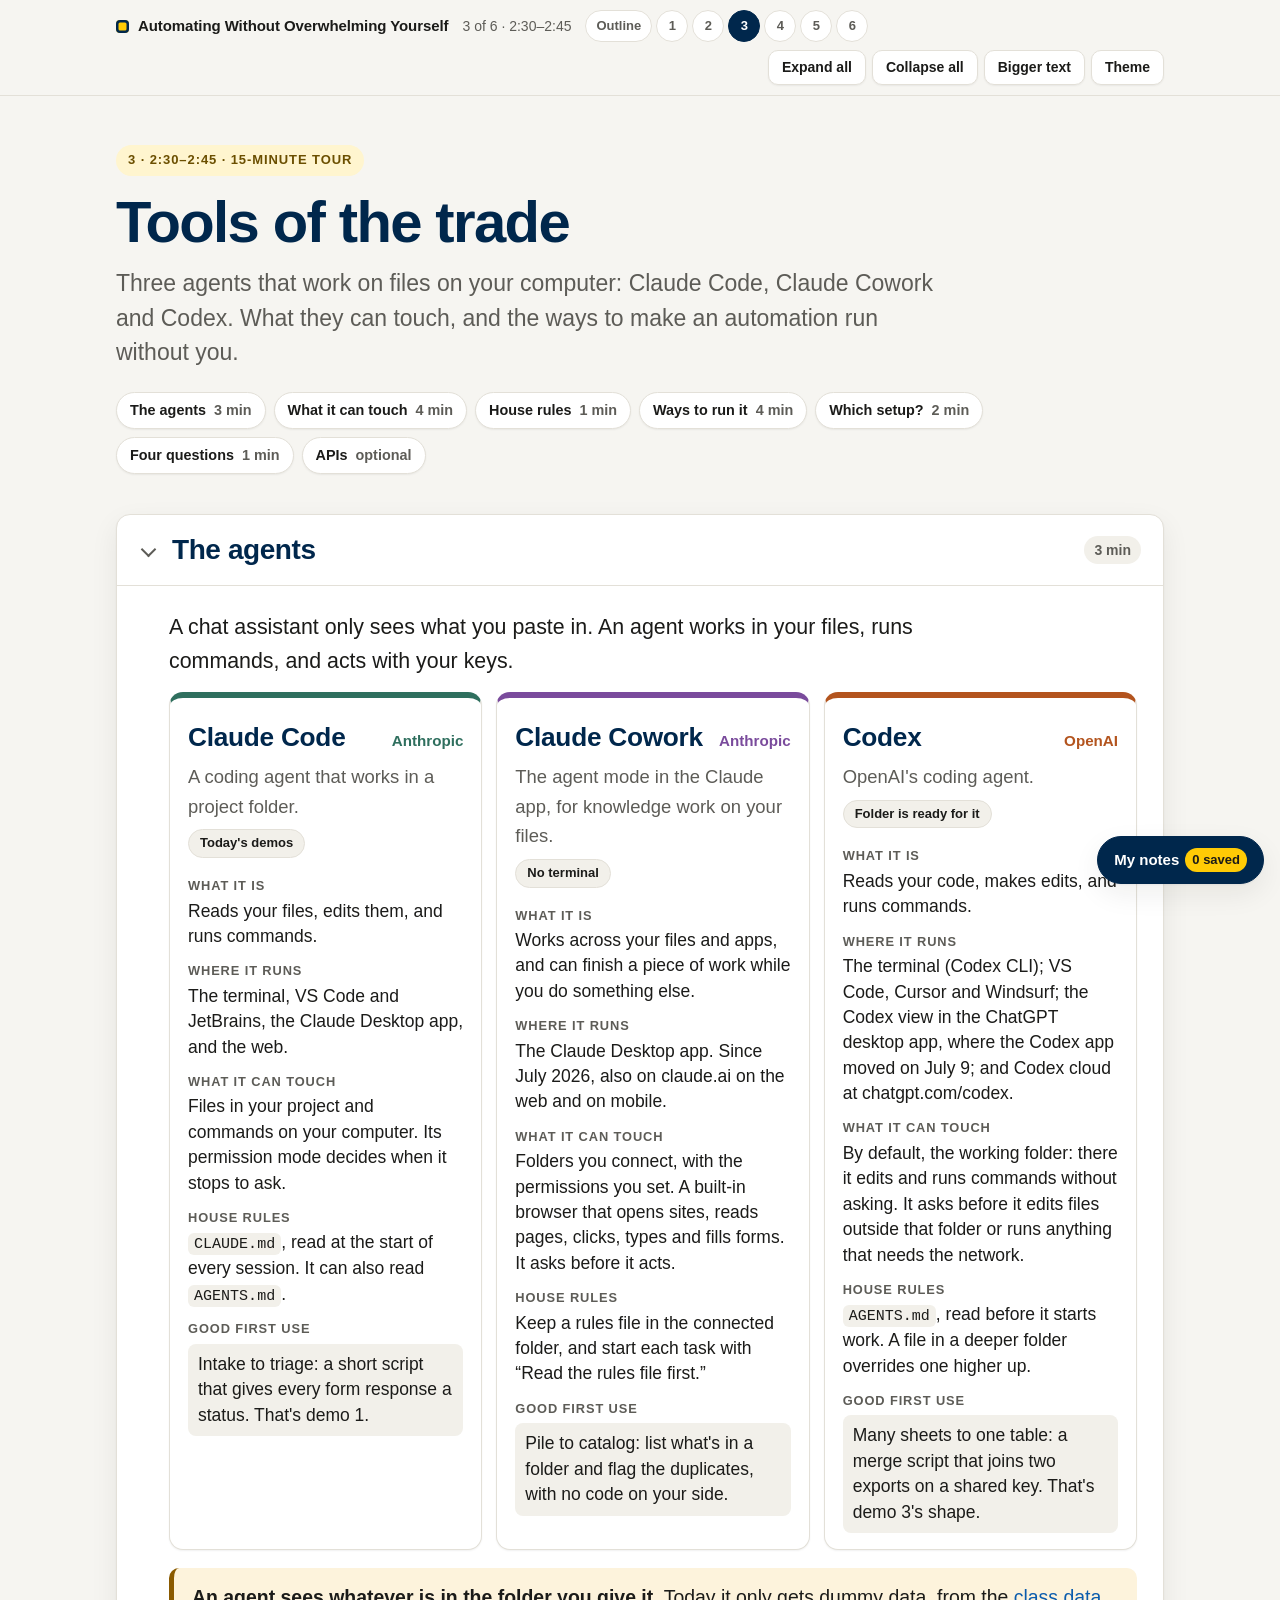
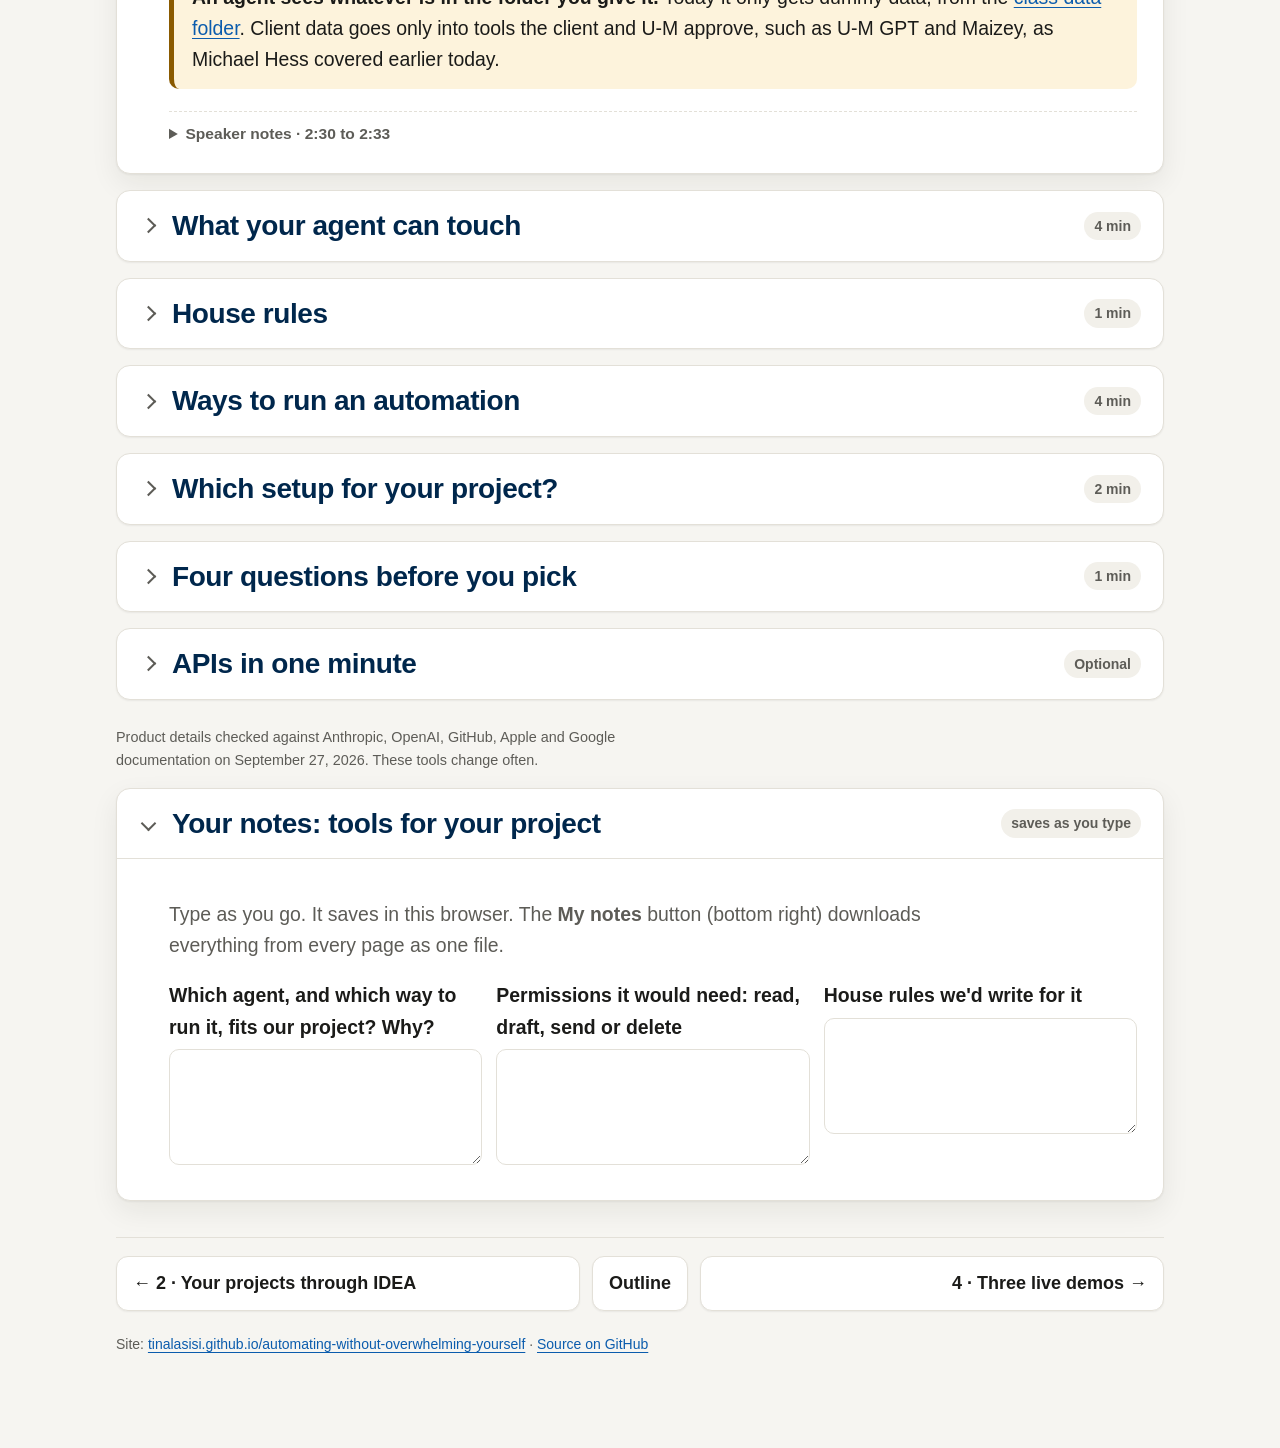
<file: site/03-tools-of-the-trade.html>
<!doctype html>
<html lang="en">
<head>
<meta charset="utf-8">
<meta name="viewport" content="width=device-width, initial-scale=1">
<title>Tools of the Trade</title>
<link rel="stylesheet" href="assets/shared.css?v=5">
<script src="assets/shared.js?v=5"></script>
<style>
/* Page-only styles for 3 · Tools of the trade. var(--tokens) only. Sizes in em scale with "Bigger text". */
.section-body{font-size:1.08em}
.section-body details.notes{font-size:.8em}
.section-body h3{font-size:1.15em}
.section-body table{font-size:.84em}
.section-body tbody th{font-size:1em;text-transform:none;letter-spacing:0;font-weight:700;color:var(--heading);background:transparent;min-width:11em}
.grid{grid-template-columns:repeat(auto-fit,minmax(min(270px,100%),1fr))}
.lead-in{font-size:1.1em;margin:4px 0 14px}
.hero .lede{max-width:64ch}

/* Pace strip under the hero */
ol.pace{list-style:none;margin:22px 0 4px;padding:0;display:flex;flex-wrap:wrap;gap:8px}
ol.pace li{margin:0;max-width:none}
ol.pace a{display:inline-flex;align-items:baseline;gap:8px;font-size:.8em;font-weight:650;text-decoration:none;color:var(--ink);background:var(--surface);border:1px solid var(--line);border-radius:999px;padding:6px 13px;box-shadow:var(--shadow-sm)}
ol.pace a:hover{border-color:var(--accent)}
ol.pace a span{font-weight:600;color:var(--muted);font-variant-numeric:tabular-nums}

/* 1 · Agent cards */
.agents{margin-top:6px}
.agent{display:flex;flex-direction:column;border-top:6px solid var(--shape,var(--accent));padding-top:18px}
.agent-head{display:flex;flex-wrap:wrap;align-items:baseline;justify-content:space-between;gap:4px 10px}
.agent h3{font-size:1.35em;margin:0}
.agent .maker{font-size:.78em;font-weight:650;color:var(--shape,var(--muted))}
.agent .tagline{margin:4px 0 8px;font-size:.95em;color:var(--muted)}
.agent .pill{align-self:flex-start;margin:0 0 6px}
dl.facts{margin:0}
dl.facts dt{font-size:.66em;font-weight:750;letter-spacing:.07em;text-transform:uppercase;color:var(--muted);margin-top:12px}
dl.facts dd{margin:2px 0 0;font-size:.9em;line-height:1.45}
dl.facts dd.first-use{background:var(--surface-2);border-radius:8px;padding:8px 10px;margin-top:4px}
.data-line{margin-top:18px}
.data-line p{margin:0;max-width:none}

/* 2 · Permissions */
.points{list-style:none;padding:0;margin:8px 0 18px;display:grid;gap:10px;grid-template-columns:repeat(auto-fit,minmax(min(300px,100%),1fr))}
.points>li{max-width:none;margin:0;background:var(--surface-2);border:1px solid var(--line);border-radius:12px;padding:12px 16px}
.points>li strong{display:block;font-size:1.08em;color:var(--heading)}
.points>li span{display:block;font-size:.92em}
.ladder-wrap{display:grid;grid-template-columns:minmax(0,340px) minmax(0,1fr);gap:18px;align-items:start;margin:10px 0 18px}
@media (max-width:760px){.ladder-wrap{grid-template-columns:minmax(0,1fr)}}
.ladder{display:flex;flex-direction:column-reverse;gap:10px;padding:12px 14px;border-left:6px solid var(--line);border-right:6px solid var(--line);border-radius:4px}
.ladder-hint{font-size:.8em;color:var(--muted);margin:0 0 6px}
button.rung{width:100%;justify-content:space-between;font-size:1.05em;font-weight:700;padding:13px 16px;border-width:2px;border-radius:10px}
button.rung .num{font-size:.7em;font-weight:700;color:var(--muted);margin-right:8px}
button.rung[aria-pressed="true"]{background:var(--accent);color:var(--accent-ink);border-color:var(--accent)}
button.rung[aria-pressed="true"] .num{color:var(--accent-ink)}
button.rung .tag{font-size:.68em;font-weight:700;padding:2px 9px;border-radius:999px;border:1px solid currentColor;white-space:nowrap}
.rule-line{border-top:3px dashed var(--maize);border-bottom:3px dashed var(--maize);background:var(--maize-bg);color:var(--maize-ink);font-weight:750;font-size:.85em;text-align:center;padding:7px 8px;border-radius:6px}
.rung-detail{background:var(--surface-2);border:1px solid var(--line);border-radius:var(--radius);padding:16px 18px;min-height:230px}
.rung-detail h3{margin:0 0 6px;font-size:1.3em}
.rung-detail p{margin:8px 0}
.rung-detail .example{font-style:italic}
.rung-detail .rule{font-weight:700;color:var(--heading)}
.risk{display:inline-block;font-size:.75em;font-weight:700;padding:2px 10px;border-radius:999px;border:1px solid var(--line)}
.risk-lower{background:var(--ok-bg);color:var(--ok)}
.risk-medium{background:var(--warn-bg);color:var(--warn)}
.risk-high,.risk-highest{background:var(--danger-bg);color:var(--danger)}
.asks .card h3{font-size:1.1em;margin:0 0 6px}
.asks .card p{font-size:.9em;margin:6px 0}
.asks .card code{white-space:nowrap}
.scopes{margin-top:18px}
.scopes-label{margin:0;font-size:.72em;font-weight:750;letter-spacing:.07em;text-transform:uppercase;color:var(--maize-ink)}
.scopes .big-quote,.run-callout .big-quote{font-size:clamp(20px,2.6vw,27px);border-left:0;padding-left:0;margin:6px 0 2px}
.run-callout p{margin:0}
.run-callout p+p{margin-top:8px}

/* 3 · House rules */
.rules-files{display:grid;grid-template-columns:repeat(auto-fit,minmax(min(230px,100%),1fr));gap:10px;margin:8px 0 12px}
.rules-files .card{padding:12px 14px}
.rules-files .card p{margin:4px 0 0;font-size:.88em}
.rules-files .card .file{font-family:ui-monospace,"SF Mono",SFMono-Regular,Menlo,monospace;font-weight:750;font-size:1.02em;color:var(--heading)}

/* 4 · Run ladder */
.run-axis{display:flex;justify-content:space-between;gap:12px;font-size:.72em;font-weight:750;letter-spacing:.07em;text-transform:uppercase;color:var(--muted);margin:14px 0 6px}
ol.runlad{list-style:none;margin:0 0 8px;padding:0;display:grid;gap:10px}
ol.runlad>li{max-width:none;margin:0 0 0 calc(var(--i,0) * 30px);display:grid;grid-template-columns:auto minmax(0,1fr);gap:14px;align-items:start;background:var(--surface);border:1px solid var(--line);border-left:6px solid var(--line);border-radius:var(--radius);padding:14px 18px;box-shadow:var(--shadow-sm);transition:border-color .15s,box-shadow .15s}
@media (max-width:760px){ol.runlad>li{margin-left:0;padding:12px 14px;gap:6px;grid-template-columns:minmax(0,1fr)}.run-letter{width:1.9em;height:1.9em}}
ol.runlad>li.is-match{border-color:var(--accent);border-left-color:var(--accent);box-shadow:var(--shadow)}
.run-letter{width:2.1em;height:2.1em;border-radius:50%;display:grid;place-items:center;font-weight:800;background:var(--accent);color:var(--accent-ink)}
ol.runlad h3{margin:2px 0 4px;font-size:1.12em}
ol.runlad p{margin:4px 0;font-size:.92em;max-width:none}
.run-tags{display:flex;flex-wrap:wrap;gap:6px;margin-top:8px}
.laptop{display:inline-block;font-size:.72em;font-weight:750;padding:3px 10px;border-radius:999px;border:1px solid var(--line)}
.laptop.on{background:var(--warn-bg);color:var(--warn)}
.laptop.off{background:var(--ok-bg);color:var(--ok)}
.laptop.mixed{background:var(--surface-2);color:var(--ink)}
.run-tags .pill{font-size:.72em}
ul.subopts{margin:6px 0 0;padding-left:1.1em;font-size:.9em}
ul.subopts li{margin:4px 0;max-width:none}

.picker-box{background:var(--surface-2);border:1px solid var(--line);border-radius:var(--radius);padding:16px 18px;margin:18px 0}
.picker-box h3{margin:0 0 4px}
.picker{display:grid;grid-template-columns:repeat(auto-fit,minmax(min(210px,100%),1fr));gap:10px;margin:10px 0}
.picker button{width:100%;justify-content:center;text-align:center;font-size:.95em;padding:12px 14px;border-width:2px;min-height:3.2em}
.picker button[aria-pressed="true"]{background:var(--accent);color:var(--accent-ink);border-color:var(--accent)}
.pick-out{background:var(--surface);border:1px solid var(--line);border-left:6px solid var(--accent);border-radius:10px;padding:12px 16px;min-height:4.2em}
.pick-out p{margin:4px 0;max-width:none}
.pick-out .rec{font-size:1.15em;font-weight:750;color:var(--heading)}

.cron-wrap{display:grid;grid-template-columns:repeat(auto-fit,minmax(min(330px,100%),1fr));gap:16px;margin:12px 0}
.cron{display:grid;grid-template-columns:repeat(5,minmax(0,1fr));gap:6px;margin:8px 0 6px}
.cron-f{background:var(--surface);border:1px solid var(--line);border-radius:10px;padding:8px 4px;text-align:center}
.cron-f code{display:block;background:none;padding:0;font-size:1.6em;font-weight:750;color:var(--heading)}
.cron-f span{display:block;font-size:.66em;line-height:1.25;color:var(--muted);margin-top:2px}
.cron-eq{font-weight:750;font-size:1.05em;margin:6px 0}
.snippet h3{margin-top:0}

/* 5 · Chooser */
form.chooser{display:grid;gap:12px;margin:12px 0;grid-template-columns:repeat(auto-fit,minmax(min(360px,100%),1fr))}
fieldset.q{border:1px solid var(--line);border-radius:12px;padding:10px 14px 12px;margin:0;background:var(--surface-2);min-width:0}
fieldset.q legend{font-weight:700;font-size:1em;padding:0 6px}
.yn{display:flex;gap:10px;flex-wrap:wrap;margin-top:6px}
.yn label{display:inline-flex;align-items:center;gap:8px;font-size:.95em;border:2px solid var(--line);background:var(--surface);border-radius:999px;padding:6px 16px;cursor:pointer}
.yn label:has(input:checked){border-color:var(--accent);box-shadow:inset 0 0 0 1px var(--accent)}
.yn input{accent-color:var(--accent);width:20px;height:20px;margin:0}
.chooser-actions{display:flex;gap:8px;flex-wrap:wrap;grid-column:1/-1}
.result{border:1px solid var(--line);border-left:6px solid var(--accent);border-radius:12px;background:var(--surface);padding:14px 18px;margin:12px 0;box-shadow:var(--shadow-sm)}
.result .label{font-size:.72em;font-weight:750;letter-spacing:.07em;text-transform:uppercase;color:var(--muted);margin:0}
.result dl{margin:6px 0 0;display:grid;grid-template-columns:auto minmax(0,1fr);gap:6px 14px}
.result dt{font-weight:750;color:var(--muted);font-size:.85em;padding-top:2px}
.result dd{margin:0}
.result dd.rec{font-size:1.2em;font-weight:750;color:var(--heading)}
@media (max-width:520px){.result dl{grid-template-columns:minmax(0,1fr)}.result dt{padding-top:6px}}
.result p{margin:8px 0;max-width:none}
.result .caution{border-left:4px solid var(--warn);background:var(--warn-bg);border-radius:6px;padding:8px 12px}
.result .always{font-weight:600;background:var(--maize-bg);border-radius:8px;padding:8px 12px}
ol.rules li{margin:6px 0}
ol.rules li.fired{font-weight:700}
ol.rules li.fired::after{content:"  ← this one";color:var(--link)}

/* 6 · Scenarios */
.scenario h3{margin:0 0 4px}
.scenario .env{font-size:.9em;color:var(--muted);margin:0}
.scenario details.reveal{margin:10px 0 0}

/* 7 · APIs */
pre.json{background:var(--surface-2);border:1px solid var(--line);border-radius:10px;padding:12px 16px;font-size:.95em;line-height:1.6;white-space:pre-wrap;word-wrap:break-word;margin:10px 0}
pre.json code{background:none;padding:0;font-size:1em}
pre.json .k{color:var(--shape1);font-weight:700}
pre.json .v{color:var(--shape2)}
.two{display:grid;grid-template-columns:repeat(auto-fit,minmax(min(240px,100%),1fr));gap:12px;margin:10px 0}
.two .card h3{margin:0 0 4px}
ul.asks-list{margin:6px 0 0;padding-left:1.2em}
.translate{display:flex;flex-wrap:wrap;align-items:center;gap:10px 14px;margin:10px 0}
.translate .box{background:var(--surface-2);border:1px solid var(--line);border-radius:10px;padding:10px 14px;flex:1 1 220px}
.translate .box small{display:block;font-size:.7em;font-weight:700;letter-spacing:.05em;text-transform:uppercase;color:var(--muted)}
.translate .arrow{font-size:1.3em;color:var(--muted);flex:none}
.translate .ai{flex:0 0 auto;font-weight:700;background:var(--accent);color:var(--accent-ink);border-radius:999px;padding:6px 14px}

.checked-note{font-size:.8em;margin:26px 0 0}
ul.doc-links{margin:6px 0 0;padding-left:1.1em;font-size:.9em}
ul.doc-links li{margin:4px 0}
</style>
</head>
<body>
<header class="topbar"><div class="page">
  <a class="brand" href="index.html">Automating Without Overwhelming Yourself</a>
  <span class="crumb">3 of 6 · 2:30–2:45</span>
  <nav class="section-nav" aria-label="Workshop sections">
    <a href="index.html">Outline</a><a href="01-should-you-automate.html">1</a><a href="02-idea-your-projects.html">2</a><a href="03-tools-of-the-trade.html" aria-current="page">3</a><a href="04-live-demos.html">4</a><a href="05-hands-on.html">5</a><a href="06-share-and-close.html">6</a>
  </nav>
  <div class="tools">
    <button type="button" data-expand-all>Expand all</button>
    <button type="button" data-collapse-all>Collapse all</button>
    <button type="button" data-present-toggle aria-label="Bigger text for the projector">Bigger text</button>
    <button type="button" data-theme-toggle aria-label="Switch light or dark">Theme</button>
  </div>
</div></header>
<main class="page">
  <section class="hero">
    <div class="kicker">3 · 2:30–2:45 · 15-minute tour</div>
    <h1>Tools of the trade</h1>
    <p class="lede">Three agents that work on files on your computer: Claude Code, Claude Cowork and Codex. What they can touch, and the ways to make an automation run without you.</p>
    <ol class="pace" aria-label="Sections on this page">
      <li><a href="#agents" data-open-target>The agents <span>3 min</span></a></li>
      <li><a href="#permissions" data-open-target>What it can touch <span>4 min</span></a></li>
      <li><a href="#house-rules" data-open-target>House rules <span>1 min</span></a></li>
      <li><a href="#run" data-open-target>Ways to run it <span>4 min</span></a></li>
      <li><a href="#chooser-section" data-open-target>Which setup? <span>2 min</span></a></li>
      <li><a href="#four-questions" data-open-target>Four questions <span>1 min</span></a></li>
      <li><a href="#apis" data-open-target>APIs <span>optional</span></a></li>
    </ol>
  </section>

  <!-- 1 · The agents -->
  <details class="section" id="agents" open>
    <summary><h2>The agents</h2><span class="meta">3 min</span></summary>
    <div class="section-body">
      <p class="lead-in">A chat assistant only sees what you paste in. An agent works in your files, runs commands, and acts with your keys.</p>
      <div class="grid agents">
        <article class="card agent shape-1">
          <div class="agent-head"><h3>Claude Code</h3><span class="maker">Anthropic</span></div>
          <p class="tagline">A coding agent that works in a project folder.</p>
          <span class="pill">Today's demos</span>
          <dl class="facts">
            <dt>What it is</dt>
            <dd>Reads your files, edits them, and runs commands.</dd>
            <dt>Where it runs</dt>
            <dd>The terminal, VS Code and JetBrains, the Claude Desktop app, and the web.</dd>
            <dt>What it can touch</dt>
            <dd>Files in your project and commands on your computer. Its permission mode decides when it stops to ask.</dd>
            <dt>House rules</dt>
            <dd><code>CLAUDE.md</code>, read at the start of every session. It can also read <code>AGENTS.md</code>.</dd>
            <dt>Good first use</dt>
            <dd class="first-use">Intake to triage: a short script that gives every form response a status. That's demo 1.</dd>
          </dl>
        </article>

        <article class="card agent shape-2">
          <div class="agent-head"><h3>Claude Cowork</h3><span class="maker">Anthropic</span></div>
          <p class="tagline">The agent mode in the Claude app, for knowledge work on your files.</p>
          <span class="pill">No terminal</span>
          <dl class="facts">
            <dt>What it is</dt>
            <dd>Works across your files and apps, and can finish a piece of work while you do something else.</dd>
            <dt>Where it runs</dt>
            <dd>The Claude Desktop app. Since July 2026, also on claude.ai on the web and on mobile.</dd>
            <dt>What it can touch</dt>
            <dd>Folders you connect, with the permissions you set. A built-in browser that opens sites, reads pages, clicks, types and fills forms. It asks before it acts.</dd>
            <dt>House rules</dt>
            <dd>Keep a rules file in the connected folder, and start each task with “Read the rules file first.”</dd>
            <dt>Good first use</dt>
            <dd class="first-use">Pile to catalog: list what's in a folder and flag the duplicates, with no code on your side.</dd>
          </dl>
        </article>

        <article class="card agent shape-3">
          <div class="agent-head"><h3>Codex</h3><span class="maker">OpenAI</span></div>
          <p class="tagline">OpenAI's coding agent.</p>
          <span class="pill">Folder is ready for it</span>
          <dl class="facts">
            <dt>What it is</dt>
            <dd>Reads your code, makes edits, and runs commands.</dd>
            <dt>Where it runs</dt>
            <dd>The terminal (Codex CLI); VS Code, Cursor and Windsurf; the Codex view in the ChatGPT desktop app, where the Codex app moved on July 9; and Codex cloud at chatgpt.com/codex.</dd>
            <dt>What it can touch</dt>
            <dd>By default, the working folder: there it edits and runs commands without asking. It asks before it edits files outside that folder or runs anything that needs the network.</dd>
            <dt>House rules</dt>
            <dd><code>AGENTS.md</code>, read before it starts work. A file in a deeper folder overrides one higher up.</dd>
            <dt>Good first use</dt>
            <dd class="first-use">Many sheets to one table: a merge script that joins two exports on a shared key. That's demo 3's shape.</dd>
          </dl>
        </article>
      </div>

      <div class="callout warn data-line">
        <p><strong>An agent sees whatever is in the folder you give it.</strong> Today it only gets dummy data, from the <a href="https://drive.google.com/drive/folders/1YOv6oia4dKvwDzNuGzLgGpVrD6Jz7lCF?usp=sharing" target="_blank" rel="noopener">class data folder</a>. Client data goes only into tools the client and U-M approve, such as U-M GPT and Maizey, as Michael Hess covered earlier today.</p>
      </div>

      <details class="notes"><summary>Speaker notes · 2:30 to 2:33</summary>
        <p>One idea across all three cards: an agent works in your files and holds your keys. A chat assistant like U-M GPT only sees what you paste.</p>
        <p>The demos run in Claude Code. The Codex CLI isn't installed on this Mac; the demo folder has an <code>AGENTS.md</code>, so it is ready for Codex. Cowork is the option for teams who don't want a terminal.</p>
        <p>Read the dummy-data line aloud, then move on. Don't re-teach Michael's material on approved tools.</p>
      </details>
    </div>
  </details>

  <!-- 2 · What your agent can touch -->
  <details class="section" id="permissions">
    <summary><h2>What your agent can touch</h2><span class="meta">4 min</span></summary>
    <div class="section-body">
      <ul class="points">
        <li><strong>It acts as you.</strong><span>It signs in with your account, so it can do what you can do. Connectors like Gmail, Drive and Calendar ask for access on a consent screen. Read that screen: it lists every key you hand over.</span></li>
        <li><strong>Read → draft → send → delete.</strong><span>Each step up is a bigger key. Start at read. Add a step only after you've watched the one below it work.</span></li>
      </ul>

      <h3 id="ladder-heading">The email ladder</h3>
      <div class="ladder-wrap">
        <div>
          <p class="ladder-hint" id="ladder-hint">Click a rung. Read is at the bottom.</p>
          <div class="ladder" role="group" aria-labelledby="ladder-heading" aria-describedby="ladder-hint">
            <button type="button" class="rung" data-rung="read" aria-pressed="false" aria-controls="rung-detail"><span><span class="num">1</span>Read</span><span class="tag">Start here</span></button>
            <button type="button" class="rung" data-rung="draft" aria-pressed="false" aria-controls="rung-detail"><span><span class="num">2</span>Draft</span><span class="tag">My limit</span></button>
            <div class="rule-line">My rule: Drafts only. Sending stays manual.</div>
            <button type="button" class="rung" data-rung="send" aria-pressed="false" aria-controls="rung-detail"><span><span class="num">3</span>Send</span><span class="tag">Stays manual</span></button>
            <button type="button" class="rung" data-rung="delete" aria-pressed="false" aria-controls="rung-detail"><span><span class="num">4</span>Delete</span><span class="tag">Stays manual</span></button>
          </div>
        </div>
        <div class="rung-detail" id="rung-detail" aria-live="polite">
          <h3>Pick a rung</h3>
          <p>Each one shows what that permission lets an agent do with your email, an example request, and the risk.</p>
        </div>
      </div>

      <h3>It asks before it acts</h3>
      <div class="grid asks">
        <div class="card shape-bar shape-1">
          <h3>Claude Code</h3>
          <p>Permission modes. <strong>Default</strong> asks before every edit and command. <strong>Auto</strong> uses classifiers to approve some steps for you.</p>
          <p class="muted">Since August 14, Auto is the default on Pro, Max and Team plans. Check which mode you're in.</p>
        </div>
        <div class="card shape-bar shape-2">
          <h3>Claude Cowork</h3>
          <p>Asks permission for actions, like Claude Code. It reaches only the folders you connected, with the permissions you set.</p>
        </div>
        <div class="card shape-bar shape-3">
          <h3>Codex</h3>
          <p>Two dials. <strong>Sandbox</strong>: <code>read-only</code>, <code>workspace-write</code> or <code>danger-full-access</code>. <strong>Approval</strong>: <code>on-request</code> or <code>never</code>.</p>
          <p class="muted">The default preset, <strong>Auto</strong>, is <code>workspace-write</code> plus <code>on-request</code>. Network is off by default. <code>--yolo</code> turns off both dials; OpenAI marks it not recommended.</p>
        </div>
      </div>
      <p class="muted">Both products have something called “Auto,” and they mean different things. Start where it asks the most, and loosen one notch at a time.</p>

      <ul class="points">
        <li><strong>What leaves your laptop.</strong><span>Whatever the agent reads goes to the model. A cloud run happens on the company's machines, with whatever you connected to it.</span></li>
        <li><strong>Write the house rules down.</strong><span>A plain-text SOP the agent reads first. <a href="#house-rules" data-open-target>See the real one below.</a></span></li>
      </ul>

      <div class="callout scopes">
        <p class="scopes-label">The scopes story</p>
        <p class="big-quote">My business inbox was read-only. I added one permission, compose, so the agent can draft replies. It still can't send.</p>
      </div>

      <details class="notes"><summary>Speaker notes · 2:33 to 2:37</summary>
        <p>Click Read, then Draft. Pause on the dashed line. Then Send and Delete, and ask the room which rung their project needs.</p>
        <p>The three “asks” cards: for the demos, Claude Code is set to ask before every edit and command. The Auto point matters for anyone who installs it tonight.</p>
        <p>Tell the scopes story last. One permission added, and it still can't send. Set up the demos: when the agent asks to write <code>triage.py</code> or run <code>python3</code>, that's this section happening live.</p>
      </details>
    </div>
  </details>

  <!-- 3 · House rules -->
  <details class="section" id="house-rules">
    <summary><h2>House rules</h2><span class="meta">1 min</span></summary>
    <div class="section-body">
      <div class="rules-files">
        <div class="card"><span class="file">CLAUDE.md</span><p>Claude Code reads it at the start of every session: commands, conventions, project rules.</p></div>
        <div class="card"><span class="file">AGENTS.md</span><p>Codex reads it before it starts work, from your global settings down to the current folder. The closest file wins.</p></div>
        <div class="card"><span class="file">Cowork</span><p>Keep the same file in the connected folder and ask it to read that first.</p></div>
      </div>
      <p>This is the file in today's demo folder. No code in it: an SOP in plain English.</p>
      <div class="prompt">
        <div class="prompt-head"><span>03_demos/CLAUDE.md (also saved as AGENTS.md)</span><button type="button" data-copy="house-rules-text" aria-label="Copy the house rules">Copy</button></div>
<pre id="house-rules-text"># House rules for this folder

Everything in this folder is dummy data made for a workshop. Treat it as if it were real.

- Work only inside this folder. Don't read or write anywhere else.
- The CSV files you were given are originals. Never edit them; write new files next to them.
- Before you run any code, explain in plain English what it will do.
- Put exact checks (duplicates, blanks, formats, dates) in code. Use your own judgment only where I ask
  for it, and say which is which.
- When a row doesn't fit the rules, mark it "needs review" with a reason. Don't guess.
- Never send email, post, or upload anything.</pre>
      </div>

      <details class="notes"><summary>Speaker notes · 2:37 to 2:38</summary>
        <p>Read two lines aloud: “needs review” with a reason, and never send. Students can copy it for their own folder in Track B.</p>
      </details>
    </div>
  </details>

  <!-- 4 · Ways to run an automation -->
  <details class="section" id="run">
    <summary><h2>Ways to run an automation</h2><span class="meta">4 min</span></summary>
    <div class="section-body">
      <p class="lead-in">Five ways, from “you run it” to “it runs itself.” The further down, the less you watch.</p>

      <div class="run-axis" aria-hidden="true"><span>You run it</span><span>It runs itself</span></div>
      <ol class="runlad" aria-label="Ways to run an automation, from you run it to it runs itself">
        <li data-run="a" style="--i:0">
          <span class="run-letter" aria-hidden="true">A</span>
          <div>
            <h3>By hand, in a session</h3>
            <p>You ask, you watch every step, you say yes or no. The smallest useful unit starts here.</p>
            <p class="muted">Claude Code's <code>/loop</code> repeats a prompt inside an open session until a goal is met, for up to about three days.</p>
            <div class="run-tags"><span class="laptop on">Laptop on, you're at it</span><span class="pill">Claude Code · Cowork · Codex</span></div>
          </div>
        </li>
        <li data-run="b" style="--i:1">
          <span class="run-letter" aria-hidden="true">B</span>
          <div>
            <h3>A trigger inside a tool you already use</h3>
            <p>Google Apps Script. <strong>On form submit</strong> runs when someone responds to a form. <strong>Time-driven</strong> runs anywhere from every minute to once a month; a 9 AM trigger fires between 9 and 10, then keeps that time.</p>
            <p class="muted">It runs as the person who created the trigger, so any email it sends comes from that account.</p>
            <div class="run-tags"><span class="laptop off">Laptop can be closed</span><span class="pill">Today's hands-on, Track A</span></div>
          </div>
        </li>
        <li data-run="c" style="--i:2">
          <span class="run-letter" aria-hidden="true">C</span>
          <div>
            <h3>Scheduled on your own computer</h3>
            <p><strong>cron</strong> runs a command on a timetable. On a Mac, Apple recommends <strong>launchd</strong> instead. The command can be a script, or an agent run without a chat window: <code>claude -p "…"</code> or <code>codex exec "…"</code>.</p>
            <p class="muted">Only while the computer is on and awake. A launchd job missed during sleep runs when the Mac wakes; a cron job waits for its next time.</p>
            <div class="run-tags"><span class="laptop on">Laptop must be on</span></div>
          </div>
        </li>
        <li data-run="d" style="--i:3">
          <span class="run-letter" aria-hidden="true">D</span>
          <div>
            <h3>Scheduled tasks built into the apps</h3>
            <ul class="subopts">
              <li><strong>Claude Code, desktop scheduled tasks:</strong> on your machine, awake with the Desktop app open. As often as every minute, with your local files and a permission mode for each task.</li>
              <li><strong>Claude Code routines:</strong> in Anthropic's cloud. On a schedule (at most hourly), from an API call, or on GitHub events. No local files. Set up at claude.ai/code/routines or with <code>/schedule</code>.</li>
              <li><strong>Claude Cowork scheduled tasks:</strong> <code>/schedule</code>. They run in the cloud and keep going when the Desktop app is closed, but reach your connected folders only while it is open.</li>
              <li><strong>Codex scheduled tasks</strong> (formerly Automations): under <strong>Scheduled</strong> in the ChatGPT desktop app, which works as an inbox. On the desktop they can use your project folder, with the computer on and the app running. Made on the web, they use uploads and connected tools, not your folders.</li>
            </ul>
            <div class="run-tags"><span class="laptop mixed">Laptop: depends where it runs</span></div>
          </div>
        </li>
        <li data-run="e" style="--i:4">
          <span class="run-letter" aria-hidden="true">E</span>
          <div>
            <h3>In the cloud: GitHub Actions</h3>
            <p>A workflow file in a GitHub repository, run on GitHub's machines on a schedule or on events such as a pull request. Claude Code and Codex each have an official Action: <code>anthropics/claude-code-action</code> and <code>openai/codex-action</code>.</p>
            <p class="muted">API keys live in repository secrets. Every run uses the key, and API use costs money.</p>
            <div class="run-tags"><span class="laptop off">Laptop can be closed</span></div>
          </div>
        </li>
      </ol>

      <div class="picker-box">
        <h3 id="picker-heading">When should it run?</h3>
        <div class="picker" role="group" aria-labelledby="picker-heading">
          <button type="button" data-when="form" aria-pressed="false" aria-controls="pick-out">When a form comes in</button>
          <button type="button" data-when="desk" aria-pressed="false" aria-controls="pick-out">On a schedule, while I'm at my desk</button>
          <button type="button" data-when="closed" aria-pressed="false" aria-controls="pick-out">On a schedule, even with my laptop closed</button>
          <button type="button" data-when="ask" aria-pressed="false" aria-controls="pick-out">Only when I ask</button>
        </div>
        <div class="pick-out" id="pick-out" aria-live="polite">
          <p class="muted">Pick one. The matching option lights up above.</p>
        </div>
      </div>

      <div class="callout ok run-callout">
        <p class="big-quote">Start by hand. Schedule it only after you've watched it work a few times.</p>
        <p>And decide up front what stays manual.</p>
      </div>

      <h3>Side by side</h3>
      <div class="table-wrap">
        <table>
          <caption class="visually-hidden">Ways to run an automation compared</caption>
          <thead>
            <tr><th scope="col">Option</th><th scope="col">Where it runs</th><th scope="col">Laptop on?</th><th scope="col">What it can touch</th><th scope="col">Setup</th><th scope="col">A good first use</th></tr>
          </thead>
          <tbody>
            <tr><th scope="row">A · By hand, in a session</th><td>Your computer, or the Claude app for Cowork</td><td>Yes, and you're watching</td><td>What you allow, one step at a time</td><td>None</td><td>Build and test the smallest useful unit</td></tr>
            <tr><th scope="row">B · Apps Script trigger</th><td>Your Google account</td><td>No</td><td>The Google files and services you authorized</td><td>Low</td><td>Each form response becomes a pipeline row with a status and timestamp</td></tr>
            <tr><th scope="row">C · cron or launchd</th><td>Your computer</td><td>Yes, on and awake</td><td>Your files, and whatever the command is allowed to do</td><td>Medium</td><td>Run demo 1's triage script at 9:00 every Monday</td></tr>
            <tr><th scope="row">D · Desktop scheduled task (Claude Code, Codex)</th><td>Your computer</td><td>Yes, with the app open</td><td>Local files, within the permissions you set</td><td>Low</td><td>Re-run triage on the newest export each morning</td></tr>
            <tr><th scope="row">D · Cloud scheduled task (Claude Code routine, Cowork, Codex on the web)</th><td>The company's cloud</td><td>No</td><td>Repositories, uploads and connected tools; Cowork reaches your folders only while its app is open</td><td>Low</td><td>A weekly “no movement in 14 days” alert</td></tr>
            <tr><th scope="row">E · GitHub Actions</th><td>GitHub's machines</td><td>No</td><td>The repository, plus keys stored as secrets</td><td>Medium to high</td><td>A weekly check on a data file kept in a repository</td></tr>
          </tbody>
        </table>
      </div>

      <div class="cron-wrap">
        <div class="snippet">
          <h3>Reading a cron line</h3>
          <div class="cron" role="img" aria-label="0 9 * * 1: minute 0, hour 9, any day of the month, any month, day of week 1, which is Monday">
            <div class="cron-f"><code>0</code><span>minute</span></div>
            <div class="cron-f"><code>9</code><span>hour</span></div>
            <div class="cron-f"><code>*</code><span>day of month</span></div>
            <div class="cron-f"><code>*</code><span>month</span></div>
            <div class="cron-f"><code>1</code><span>day of week</span></div>
          </div>
          <p class="cron-eq"><code>0 9 * * 1</code> means 9:00 every Monday.</p>
          <div class="prompt">
            <div class="prompt-head"><span>One crontab line</span><button type="button" data-copy="cron-line" aria-label="Copy the crontab line">Copy</button></div>
<pre id="cron-line"># minute hour day-of-month month day-of-week  command
0 9 * * 1  /Users/you/intake/run-triage.sh</pre>
          </div>
          <details class="reveal"><summary>Before you point cron at an agent</summary>
            <ul class="subopts">
              <li><code>claude -p</code> is Claude Code's non-interactive mode, so cron or launchd can run it.</li>
              <li><code>codex exec</code> starts read-only. Add <code>--sandbox workspace-write</code> to let it edit. It expects a Git repository unless you pass <code>--skip-git-repo-check</code>, and only the final answer goes to standard output, so you can save it to a file.</li>
              <li>OpenAI lists scheduled jobs as a use for <code>codex exec</code>; its docs don't show a crontab line.</li>
            </ul>
          </details>
        </div>
        <div class="snippet">
          <h3>A GitHub Actions schedule</h3>
          <div class="prompt">
            <div class="prompt-head"><span>.github/workflows/weekly-check.yml</span><button type="button" data-copy="gha-snippet" aria-label="Copy the workflow file">Copy</button></div>
<pre id="gha-snippet">name: Weekly check
on:
  schedule:
    # By default, cron time is UTC. 13:00 UTC is 9:00
    # in Michigan during daylight saving time.
    - cron: '0 13 * * 1'
jobs:
  check:
    runs-on: ubuntu-latest
    steps:
      - uses: actions/checkout@v4
      - run: python3 check.py
        env:
          API_KEY: ${{ secrets.API_KEY }}  # a repository secret</pre>
          </div>
          <details class="reveal"><summary>Good to know</summary>
            <ul class="subopts">
              <li>The shortest schedule is every 5 minutes. It runs on the latest commit of the default branch.</li>
              <li>GitHub now also accepts a <code>timezone:</code> line next to the cron line.</li>
              <li>Runs can be delayed at busy times, such as the top of the hour. In a public repository, schedules switch off after 60 days with no activity.</li>
              <li>Add a key under Settings → Secrets and variables → Actions → New repository secret. Values read through <code>secrets</code> are masked in logs.</li>
              <li><code>openai/codex-action@v1</code> needs <code>openai-api-key</code> from a secret, plus a <code>prompt</code> or <code>prompt-file</code>. OpenAI's example runs on pull requests, not on a schedule.</li>
            </ul>
          </details>
        </div>
      </div>

      <details class="reveal"><summary>Where to read more</summary>
        <ul class="doc-links">
          <li><a href="https://code.claude.com/docs/en/desktop-scheduled-tasks" target="_blank" rel="noopener">Claude Code: desktop scheduled tasks</a> · <a href="https://code.claude.com/docs/en/routines" target="_blank" rel="noopener">routines</a> · <a href="https://code.claude.com/docs/en/github-actions" target="_blank" rel="noopener">GitHub Actions</a></li>
          <li><a href="https://support.claude.com/en/articles/13854387-schedule-recurring-tasks-in-claude-cowork" target="_blank" rel="noopener">Claude Cowork: scheduled tasks</a></li>
          <li><a href="https://learn.chatgpt.com/docs/automations" target="_blank" rel="noopener">Codex: scheduled tasks</a> · <a href="https://learn.chatgpt.com/docs/non-interactive-mode" target="_blank" rel="noopener">codex exec</a> · <a href="https://learn.chatgpt.com/docs/github-action" target="_blank" rel="noopener">GitHub Action</a></li>
          <li><a href="https://developers.google.com/apps-script/guides/triggers/installable" target="_blank" rel="noopener">Apps Script: installable triggers</a></li>
          <li><a href="https://docs.github.com/en/actions/reference/workflows-and-actions/events-that-trigger-workflows#schedule" target="_blank" rel="noopener">GitHub Actions: schedule</a></li>
        </ul>
      </details>

      <details class="notes"><summary>Speaker notes · 2:38 to 2:42</summary>
        <p>The new material. Walk A to E once, top to bottom: the further down, the less you watch. The laptop pills are the thing to point at.</p>
        <p>Ask one team what their project needs, and click the matching “When should it run?” button. Close on the callout. Don't read the table aloud; it's there for later.</p>
        <p>If asked about Codex timing: its docs don't say whether a desktop run missed while asleep catches up later.</p>
      </details>
    </div>
  </details>

  <!-- 5 · Which setup for your project? -->
  <details class="section" id="chooser-section">
    <summary><h2>Which setup for your project?</h2><span class="meta">2 min</span></summary>
    <div class="section-body">
      <p>7 of 11 client projects involve sensitive data or an NDA. Answer four questions.</p>
      <form class="chooser" id="chooser" novalidate>
        <fieldset class="q">
          <legend>1. Is the data sensitive or under an NDA?</legend>
          <div class="yn">
            <label><input type="radio" name="sensitive" value="yes"> Yes</label>
            <label><input type="radio" name="sensitive" value="no"> No</label>
          </div>
        </fieldset>
        <fieldset class="q">
          <legend>2. Does it live in Google Workspace (Forms, Sheets, Drive)?</legend>
          <div class="yn">
            <label><input type="radio" name="google" value="yes"> Yes</label>
            <label><input type="radio" name="google" value="no"> No</label>
          </div>
        </fieldset>
        <fieldset class="q">
          <legend>3. Does it need to run on files on a computer?</legend>
          <div class="yn">
            <label><input type="radio" name="files" value="yes"> Yes</label>
            <label><input type="radio" name="files" value="no"> No</label>
          </div>
        </fieldset>
        <fieldset class="q">
          <legend>4. Does it need to run on its own?</legend>
          <div class="yn">
            <label><input type="radio" name="own" value="yes"> Yes</label>
            <label><input type="radio" name="own" value="no"> No</label>
          </div>
        </fieldset>
        <div class="chooser-actions">
          <button type="button" id="chooser-reset">Start over</button>
        </div>
      </form>

      <div class="result" id="chooser-out" aria-live="polite">
        <p class="label">Recommendation</p>
        <p>Answer all four questions. <span class="muted">0 of 4 answered.</span></p>
      </div>

      <details class="reveal" id="chooser-rules"><summary>How the chooser decides</summary>
        <ol class="rules">
          <li data-rule="1">Files on a computer? Claude Code or Codex, or Cowork if you'd rather skip the terminal. On its own: a desktop scheduled task, or cron or launchd, with the computer on. If it also lives in Google, ask whether Apps Script is simpler.</li>
          <li data-rule="2">Otherwise, in Google Workspace? Apps Script, written with an AI assistant and read by you. On its own: an on-form-submit or time-driven trigger.</li>
          <li data-rule="3">Otherwise, sensitive data? An approved chat assistant, U-M GPT or Maizey, by hand. No schedule until a tool is approved for that data.</li>
          <li data-rule="4">Otherwise, on its own? A cloud schedule: a Claude Code routine, a Cowork scheduled task, a Codex scheduled task made on the web, or GitHub Actions.</li>
          <li data-rule="5">Otherwise? Cowork or a chat assistant, by hand, when you need it.</li>
          <li>Sensitive data adds a caution to every answer: build on dummy data, and real data goes in only if the client and U-M approve the tool.</li>
        </ol>
      </details>

      <details class="notes"><summary>Speaker notes · 2:42 to 2:44</summary>
        <p>Ask one team to call out their four answers and click them in.</p>
        <p>If someone asks why, open “How the chooser decides.” Each rule asks whether the work really needs that tool. If not, it drops to a simpler one: match tool complexity to task complexity.</p>
      </details>
    </div>
  </details>

  <!-- 6 · Four questions before you pick -->
  <details class="section" id="four-questions">
    <summary><h2>Four questions before you pick</h2><span class="meta">1 min</span></summary>
    <div class="section-body">
      <ol class="steps">
        <li>What do I need to connect?</li>
        <li>What tools have access to those systems?</li>
        <li>What is the simplest approach that works?</li>
        <li>Can an AI tool help me bridge the gap between systems?</li>
      </ol>

      <h3>Three scenarios</h3>
      <div class="grid">
        <article class="card scenario">
          <h3>Google Workspace only</h3>
          <p class="env">Everything is in Google Drive.</p>
          <details class="reveal"><summary>Decision</summary><p>The ecosystem's built-in tools.</p></details>
        </article>
        <article class="card scenario">
          <h3>Several workspaces</h3>
          <p class="env">Google Drive, a team chat tool, a project management app.</p>
          <details class="reveal"><summary>Decision</summary><p>Ecosystem tools, plus no-code tools to bridge the gaps.</p></details>
        </article>
        <article class="card scenario">
          <h3>A simple task</h3>
          <p class="env">Any workspace.</p>
          <details class="reveal"><summary>Decision</summary><p>Challenge the complex solution. Ask: “Is there a simpler way that I can do this?”</p></details>
        </article>
      </div>

      <div class="callout"><strong>Next: three live demos.</strong> Watch for the moments the agent asks.</div>

      <details class="notes"><summary>Speaker notes · 2:44 to 2:45</summary>
        <p>Read the four questions. Let the room guess each scenario before you open it.</p>
        <p>End on “Is there a simpler way?” Then switch to the terminal for demo 1: “Let's watch it ask.”</p>
      </details>
    </div>
  </details>

  <!-- 7 · APIs in one minute (optional) -->
  <details class="section" id="apis">
    <summary><h2>APIs in one minute</h2><span class="meta">Optional</span></summary>
    <div class="section-body">
      <h3>What is an API?</h3>
      <p>Application Programming Interface: a list of things a system can do, and the rules for how to ask it to do them.</p>

      <h3>How do computers talk?</h3>
      <p>JSON: a list of keys paired with values.</p>
<pre class="json" aria-label="JSON example with three keys and values"><code>{
  <span class="k">"name"</span>: <span class="v">"John"</span>,
  <span class="k">"role"</span>: <span class="v">"Manager"</span>,
  <span class="k">"department"</span>: <span class="v">"Operations"</span>
}</code></pre>
      <details class="reveal"><summary>Which part is the key?</summary>
        <p>Keys: <strong>name</strong>, <strong>role</strong>, <strong>department</strong>. Values: <strong>John</strong>, <strong>Manager</strong>, <strong>Operations</strong>. Key on the left, value on the right.</p>
      </details>

      <div class="two">
        <div class="card">
          <h3>Authentication</h3>
          <p>Who you are.</p>
        </div>
        <div class="card">
          <h3>Permissions</h3>
          <p>What you may do.</p>
          <ul class="asks-list">
            <li>Read emails?</li>
            <li>Send emails?</li>
            <li>Delete things?</li>
            <li>Schedule events?</li>
          </ul>
        </div>
      </div>
      <p class="muted">Sound familiar? That's the email ladder.</p>

      <h3>Where AI comes in</h3>
      <p>LLMs translate human language into computer language.</p>
      <div class="translate">
        <div class="box"><small>Human language</small>“I want to pull data from a spreadsheet and create individual documents for each row.”</div>
        <span class="arrow" aria-hidden="true">→</span>
        <span class="ai">AI</span>
        <span class="arrow" aria-hidden="true">→</span>
        <div class="box"><small>Computer language</small>What the system can run.</div>
      </div>

      <details class="notes"><summary>Speaker notes · only if there's time</summary>
        <p>Skip unless a team asks what an API is. The permissions list is the ladder again; the LLM line is why today works: you say it in English, the agent writes the code.</p>
      </details>
    </div>
  </details>

  <p class="muted checked-note">Product details checked against Anthropic, OpenAI, GitHub, Apple and Google documentation on September 27, 2026. These tools change often.</p>

  <details class="section record" open>
    <summary><h2>Your notes: tools for your project</h2><span class="meta">saves as you type</span></summary>
    <div class="section-body">
      <p class="muted">Type as you go. It saves in this browser. The <b>My notes</b> button (bottom right) downloads everything from every page as one file.</p>
      <div class="record-grid"><div><label for="n03-1">Which agent, and which way to run it, fits our project? Why?</label><textarea id="n03-1" rows="4" data-persist="notes:03:1" data-export-label="Which agent, and which way to run it, fits our project? Why?"></textarea></div><div><label for="n03-2">Permissions it would need: read, draft, send or delete</label><textarea id="n03-2" rows="4" data-persist="notes:03:2" data-export-label="Permissions it would need: read, draft, send or delete"></textarea></div><div><label for="n03-3">House rules we&#x27;d write for it</label><textarea id="n03-3" rows="4" data-persist="notes:03:3" data-export-label="House rules we&#x27;d write for it"></textarea></div></div>
    </div>
  </details>

  <nav class="pager" aria-label="Sections">
    <a href="02-idea-your-projects.html">← 2 · Your projects through IDEA</a>
    <a href="index.html">Outline</a>
    <a href="04-live-demos.html">4 · Three live demos →</a>
  </nav>
  <p class="source-link muted" style="margin-top:22px;font-size:14px">Site: <a href="https://tinalasisi.github.io/automating-without-overwhelming-yourself/">tinalasisi.github.io/automating-without-overwhelming-yourself</a> · <a href="https://github.com/tinalasisi/automating-without-overwhelming-yourself" target="_blank" rel="noopener">Source on GitHub</a></p>
</main>

<script>
(function(){
  'use strict';

  function el(tag, cls, text){
    var n = document.createElement(tag);
    if(cls) n.className = cls;
    if(text !== undefined) n.textContent = text;
    return n;
  }

  /* In-page links that point into a closed section open it first. */
  document.addEventListener('click', function(e){
    var a = e.target.closest ? e.target.closest('a[data-open-target]') : null;
    if(!a) return;
    var id = (a.getAttribute('href') || '').slice(1);
    var target = id && document.getElementById(id);
    if(target && target.tagName === 'DETAILS'){
      e.preventDefault();
      target.open = true;
      target.scrollIntoView({behavior:'smooth', block:'start'});
      var s = target.querySelector('summary');
      if(s) s.focus({preventScroll:true});
    }
  });

  /* Email permission ladder */
  var RUNGS = {
    read: {
      n: 1, title: 'Read your inbox',
      can: 'See what you can see: senders, subjects, message text, attachments.',
      example: '“List every email from the clinic this week and what each one asks for.”',
      risk: 'lower', riskLabel: 'Risk: lower',
      riskText: 'Everything it reads goes to the model.',
      rule: 'Start here.'
    },
    draft: {
      n: 2, title: 'Create drafts',
      can: 'Write replies into your Drafts folder. Nothing goes out.',
      example: '“Draft a reply to each request. I\'ll read and send them myself.”',
      risk: 'medium', riskLabel: 'Risk: medium',
      riskText: 'A bad draft costs you time, not the client. You still read every word before it goes.',
      rule: 'My rule stops here. Drafts only. Sending stays manual.'
    },
    send: {
      n: 3, title: 'Send as you',
      can: 'Send email from your account, under your name.',
      example: '“Reply to every applicant and tell them their status.”',
      risk: 'high', riskLabel: 'Risk: high',
      riskText: 'Mail goes out before anyone reads it. Once it\'s sent, it\'s sent.',
      rule: 'Off for me. Sending stays manual.'
    },
    'delete': {
      n: 4, title: 'Delete messages',
      can: 'Remove messages from your mailbox.',
      example: '“Clean up my inbox: delete anything older than a year.”',
      risk: 'highest', riskLabel: 'Risk: highest',
      riskText: 'It can remove records you or the client still need.',
      rule: 'Off for me. Deleting stays manual.'
    }
  };

  var rungButtons = Array.prototype.slice.call(document.querySelectorAll('button.rung'));
  var detail = document.getElementById('rung-detail');

  function showRung(key){
    rungButtons.forEach(function(b){
      b.setAttribute('aria-pressed', b.getAttribute('data-rung') === key ? 'true' : 'false');
    });
    detail.textContent = '';
    if(!key || !RUNGS[key]){
      detail.appendChild(el('h3', '', 'Pick a rung'));
      detail.appendChild(el('p', '', 'Each one shows what that permission lets an agent do with your email, an example request, and the risk.'));
      return;
    }
    var r = RUNGS[key];
    detail.appendChild(el('p', 'muted', 'Rung ' + r.n + ' of 4'));
    detail.appendChild(el('h3', '', r.title));
    detail.appendChild(el('p', '', r.can));
    detail.appendChild(el('p', 'example', r.example));
    var riskP = el('p', '');
    riskP.appendChild(el('span', 'risk risk-' + r.risk, r.riskLabel));
    riskP.appendChild(document.createTextNode(' ' + r.riskText));
    detail.appendChild(riskP);
    detail.appendChild(el('p', 'rule', r.rule));
  }

  if(detail){
    rungButtons.forEach(function(b){
      b.addEventListener('click', function(){
        var on = b.getAttribute('aria-pressed') === 'true';
        showRung(on ? null : b.getAttribute('data-rung'));
      });
    });
  }

  /* When should it run? */
  var WHEN = {
    form: {
      runs: ['b'],
      rec: 'B · An Apps Script trigger: on form submit',
      why: 'It fires when someone responds, runs from your Google account, and your laptop can be closed.'
    },
    desk: {
      runs: ['c', 'd'],
      rec: 'C or D · cron or launchd, or a desktop scheduled task',
      why: 'It can reach the files on your computer, so the computer has to be on, and for a desktop scheduled task the app open.'
    },
    closed: {
      runs: ['d', 'e'],
      rec: 'D or E, in the cloud · a Claude Code routine, a Cowork scheduled task, a Codex scheduled task made on the web, or GitHub Actions',
      why: 'It runs on the company\'s machines, so it can\'t see your local folders. If the data lives in Google, an Apps Script time-driven trigger is simpler.'
    },
    ask: {
      runs: ['a'],
      rec: 'A · By hand, in a session',
      why: 'You watch every step. Everything starts here, and plenty of work should stay here.'
    }
  };
  var whenButtons = Array.prototype.slice.call(document.querySelectorAll('button[data-when]'));
  var pickOut = document.getElementById('pick-out');
  var runSteps = Array.prototype.slice.call(document.querySelectorAll('ol.runlad > li[data-run]'));

  function showWhen(key){
    whenButtons.forEach(function(b){
      b.setAttribute('aria-pressed', b.getAttribute('data-when') === key ? 'true' : 'false');
    });
    var w = key ? WHEN[key] : null;
    runSteps.forEach(function(li){
      li.classList.toggle('is-match', !!w && w.runs.indexOf(li.getAttribute('data-run')) !== -1);
    });
    pickOut.textContent = '';
    if(!w){
      pickOut.appendChild(el('p', 'muted', 'Pick one. The matching option lights up above.'));
      return;
    }
    pickOut.appendChild(el('p', 'rec', w.rec));
    pickOut.appendChild(el('p', '', 'Why: ' + w.why));
  }

  if(pickOut){
    whenButtons.forEach(function(b){
      b.addEventListener('click', function(){
        var on = b.getAttribute('aria-pressed') === 'true';
        showWhen(on ? null : b.getAttribute('data-when'));
      });
    });
  }

  /* Which setup for your project? */
  var form = document.getElementById('chooser');
  var out = document.getElementById('chooser-out');
  var ruleItems = Array.prototype.slice.call(document.querySelectorAll('#chooser-rules li[data-rule]'));
  var ALWAYS = 'Client data stays in tools the client and U-M approve. Today, everything is dummy data.';

  function val(name){
    var c = form.querySelector('input[name="' + name + '"]:checked');
    return c ? c.value : null;
  }

  function markRule(n){
    ruleItems.forEach(function(li){
      li.classList.toggle('fired', n !== null && String(n) === li.getAttribute('data-rule'));
    });
  }

  function recommend(s, g, f, o){
    var r = {also: '', caution: ''};
    if(f === 'yes'){
      r.rule = 1;
      r.agent = 'Claude Code or Codex. Cowork if you\'d rather skip the terminal.';
      r.run = o === 'yes'
        ? 'A desktop scheduled task, or cron or launchd running claude -p or codex exec. The computer has to be on.'
        : 'By hand, in a session. Watch every step.';
      r.why = 'The work is files on a computer, and these agents work in a folder.';
      if(g === 'yes') r.also = 'It also lives in Google. Ask first: could Apps Script do it where the data already is?';
    } else if(g === 'yes'){
      r.rule = 2;
      r.agent = 'Apps Script, written with an AI assistant and read by you.';
      r.run = o === 'yes'
        ? 'An Apps Script trigger: on form submit, or time-driven. Your laptop can be closed.'
        : 'Run the function by hand from the Apps Script editor.';
      r.why = 'It lives where the work already is. No install.';
    } else if(s === 'yes'){
      r.rule = 3;
      r.agent = 'An approved chat assistant: U-M GPT, or Maizey.';
      r.run = o === 'yes'
        ? 'By hand for now. Schedule nothing until the client and U-M approve a tool for this data.'
        : 'By hand, when you need it.';
      r.why = 'Client data goes only into tools the client and U-M approve.';
    } else if(o === 'yes'){
      r.rule = 4;
      r.agent = 'Claude Code, Cowork or Codex.';
      r.run = 'In the cloud: a Claude Code routine, a Cowork scheduled task, a Codex scheduled task made on the web, or GitHub Actions if it lives in a repository.';
      r.why = 'There is nothing on your computer to reach, so it can run on the company\'s machines with your laptop closed.';
    } else {
      r.rule = 5;
      r.agent = 'Cowork, or a chat assistant.';
      r.run = 'By hand, when you need it.';
      r.why = 'Start with the simplest approach that works.';
    }
    if(s === 'yes'){
      r.caution = 'Sensitive data: build and test on dummy data. Real data goes in only if the client and U-M approve the tool.';
    }
    return r;
  }

  function row(dl, label, text, cls){
    dl.appendChild(el('dt', '', label));
    dl.appendChild(el('dd', cls || '', text));
  }

  function updateChooser(){
    var s = val('sensitive'), g = val('google'), f = val('files'), o = val('own');
    var answered = [s, g, f, o].filter(Boolean).length;
    out.textContent = '';
    out.appendChild(el('p', 'label', 'Recommendation'));
    if(answered < 4){
      var p = el('p', '', 'Answer all four questions. ');
      p.appendChild(el('span', 'muted', answered + ' of 4 answered.'));
      out.appendChild(p);
      markRule(null);
      return;
    }
    var r = recommend(s, g, f, o);
    var dl = el('dl', '');
    row(dl, 'Agent', r.agent, 'rec');
    row(dl, 'How it runs', r.run);
    row(dl, 'Why', r.why);
    out.appendChild(dl);
    if(r.also) out.appendChild(el('p', '', r.also));
    if(r.caution) out.appendChild(el('p', 'caution', r.caution));
    out.appendChild(el('p', 'always', ALWAYS));
    out.appendChild(el('p', 'muted', 'Rule ' + r.rule + ' in “How the chooser decides.”'));
    markRule(r.rule);
  }

  if(form && out){
    form.addEventListener('change', updateChooser);
    form.addEventListener('submit', function(e){ e.preventDefault(); });
    var reset = document.getElementById('chooser-reset');
    if(reset) reset.addEventListener('click', function(){ form.reset(); updateChooser(); });
    /* Browsers can restore checked radios on reload without firing change. */
    updateChooser();
    window.addEventListener('pageshow', updateChooser);
  }
})();
</script>
</body>
</html>
</file>
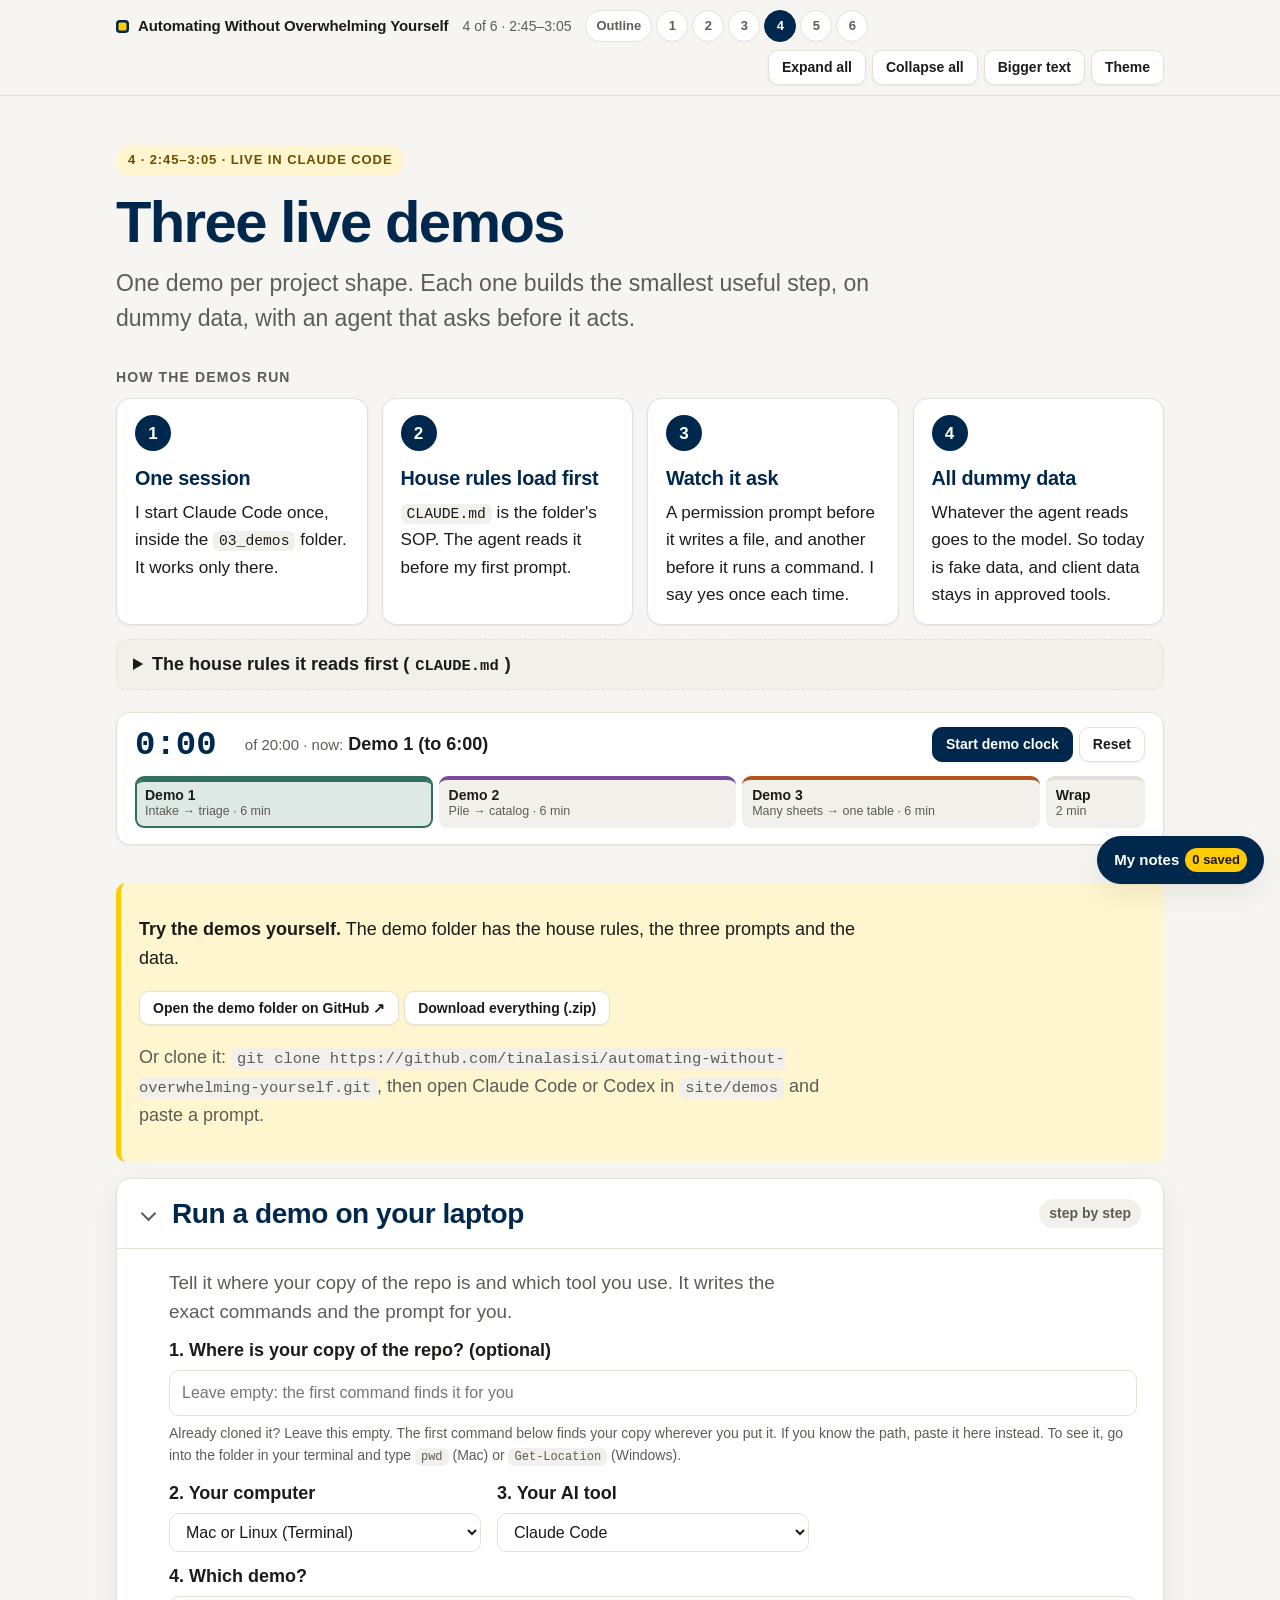
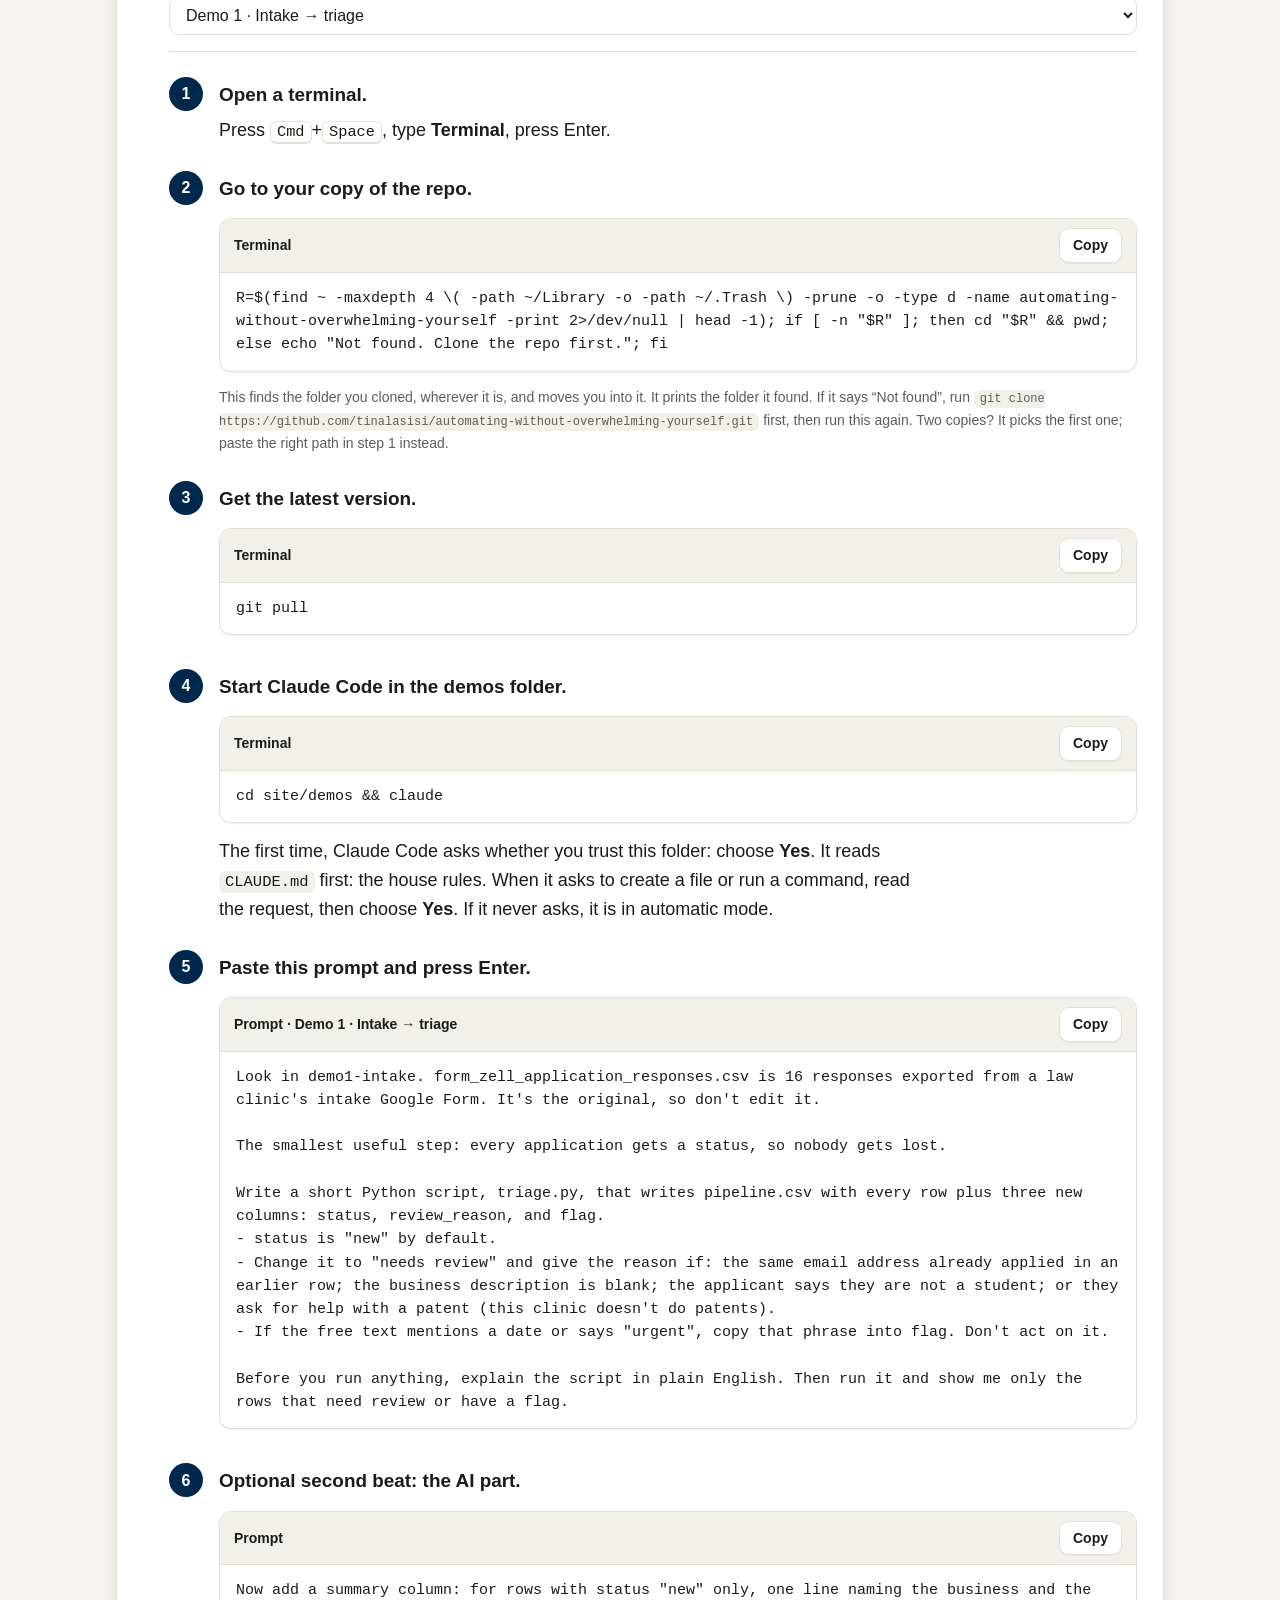
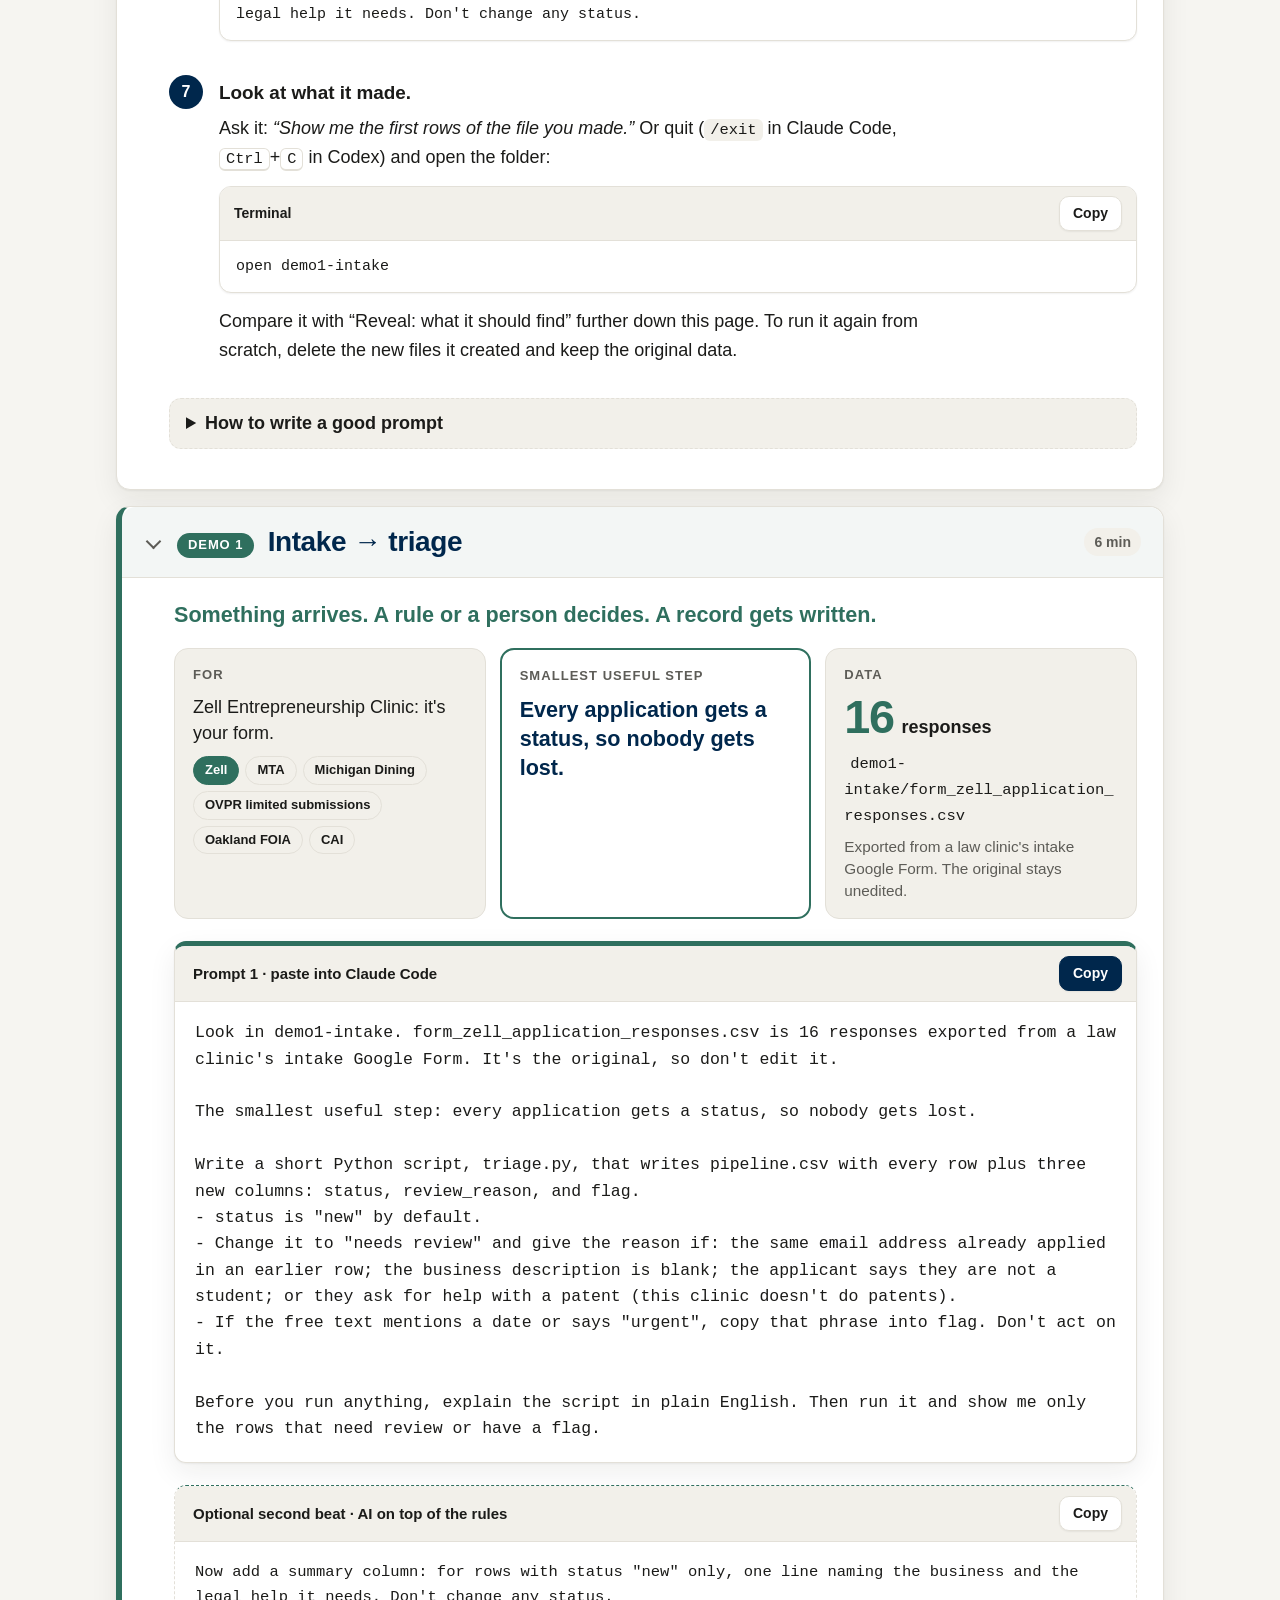
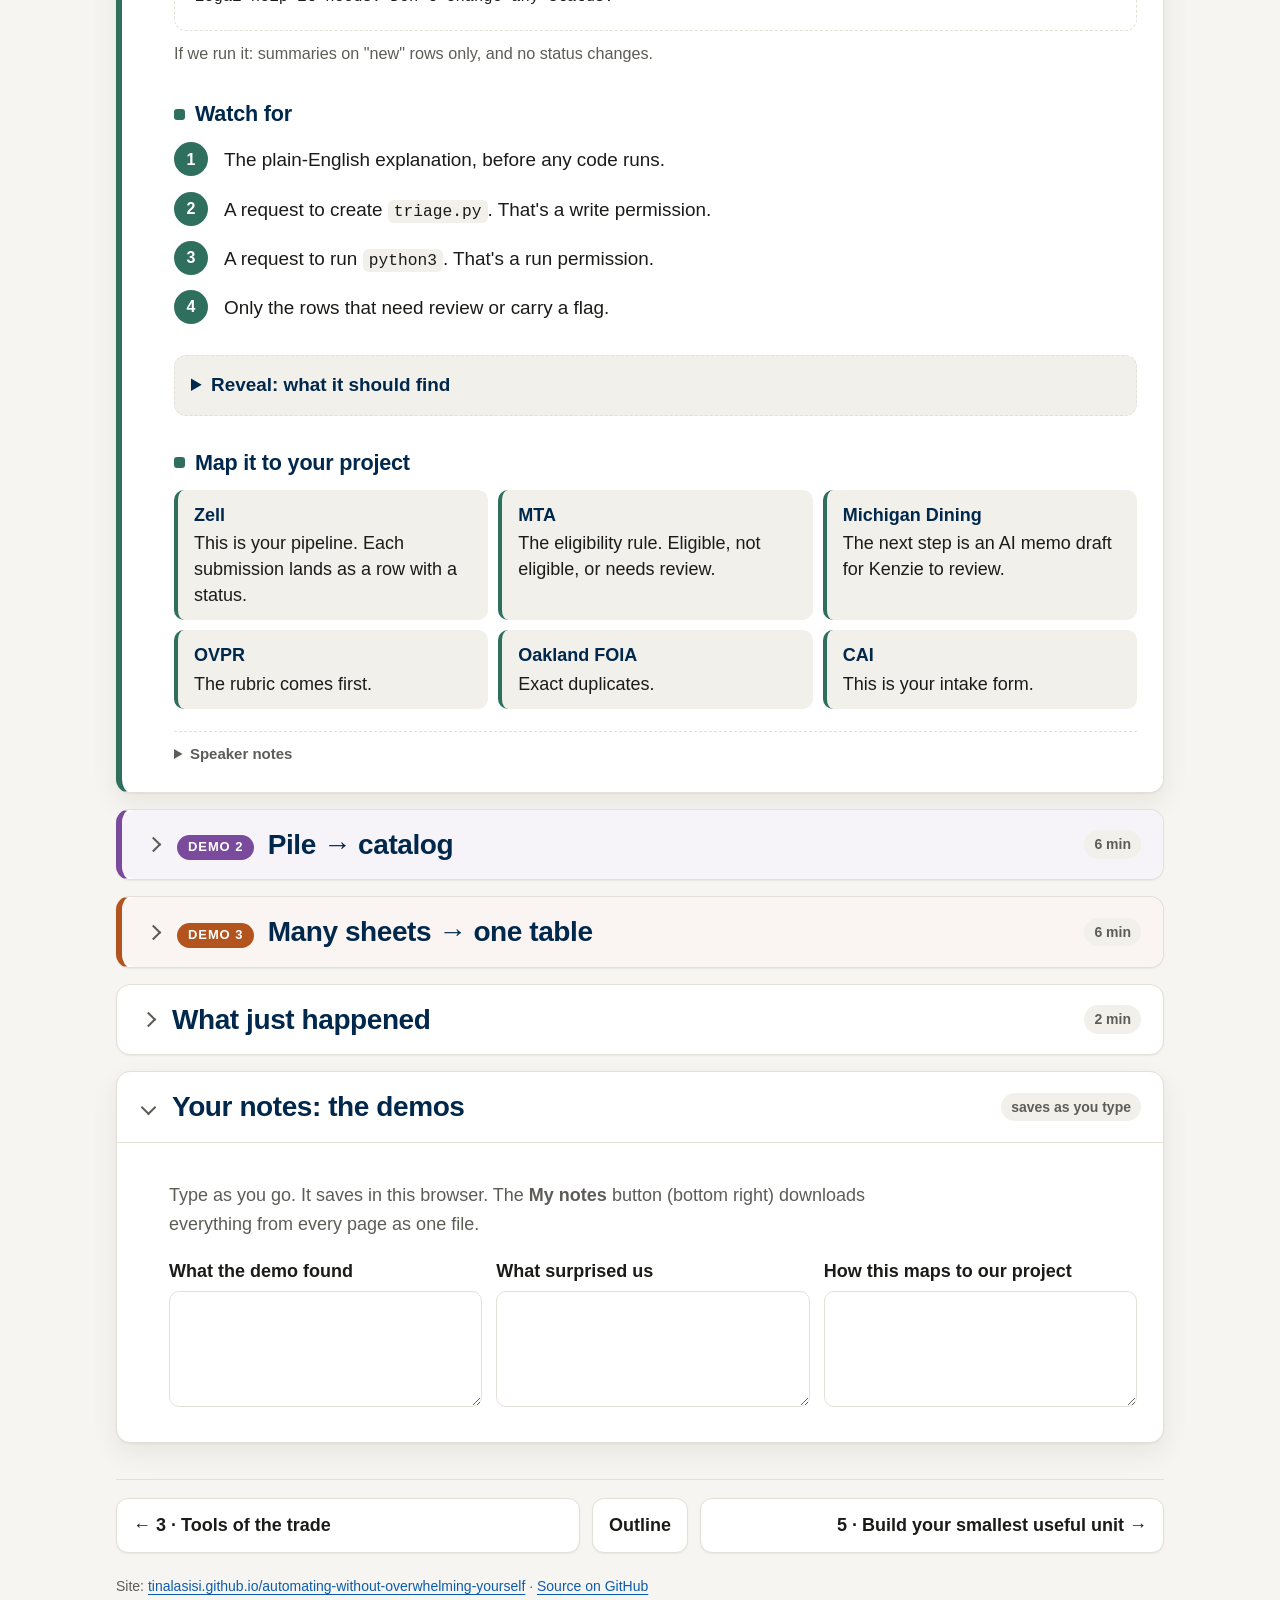
<file: site/04-live-demos.html>
<!doctype html>
<html lang="en">
<head>
<meta charset="utf-8">
<meta name="viewport" content="width=device-width, initial-scale=1">
<title>Three Live Demos</title>
<link rel="stylesheet" href="assets/shared.css?v=5">
<script src="assets/shared.js?v=5"></script>
<style>
/* page-only styles: var(--tokens) only, no color literals */

/* hero: how the demos run */
.eyebrow{font-size:14px;font-weight:750;letter-spacing:.08em;text-transform:uppercase;color:var(--muted);margin:34px 0 0}
.run-grid{grid-template-columns:repeat(auto-fit,minmax(220px,1fr));margin-top:12px}
.run-grid .card{min-width:0}
.run-num{width:36px;height:36px;border-radius:50%;background:var(--accent);color:var(--accent-ink);display:grid;place-items:center;font-weight:800;font-size:17px}
.run-grid h3{margin:12px 0 4px;font-size:1.1em}
.run-grid p{margin:0;font-size:.95em}
.rules-list li{font-size:.95em}

/* demo clock + jump track */
.clock{margin:22px 0 4px;padding:14px 18px 16px;background:var(--surface);border:1px solid var(--line);border-radius:var(--radius);box-shadow:var(--shadow-sm)}
.clock-row{display:flex;flex-wrap:wrap;align-items:center;gap:8px 16px}
.clock output{font:800 34px/1 ui-monospace,"SF Mono",SFMono-Regular,Menlo,monospace;font-variant-numeric:tabular-nums;color:var(--heading);min-width:4.6ch}
.clock-of{color:var(--muted);font-size:15px}
.clock-now{font-weight:700;color:var(--ink)}
.clock-btns{margin-left:auto;display:flex;flex-wrap:wrap;gap:6px}
.track{display:grid;grid-template-columns:6fr 6fr 6fr 2fr;gap:6px;margin-top:14px}
.track a{display:block;min-width:0;padding:7px 10px 8px;border-radius:9px;background:var(--surface-2);border-top:4px solid var(--shape,var(--line));color:var(--ink);text-decoration:none;font-size:14px;font-weight:700;line-height:1.25;overflow:hidden;text-overflow:ellipsis;white-space:nowrap;transition:opacity .15s,box-shadow .15s}
.track a small{display:block;font-size:12.5px;font-weight:500;color:var(--muted);overflow:hidden;text-overflow:ellipsis}
.track a:hover{box-shadow:inset 0 0 0 1px var(--shape,var(--accent))}
.track a.is-done{opacity:.5}
.track a.is-now{box-shadow:inset 0 0 0 2px var(--shape,var(--accent))}
@supports (background:color-mix(in srgb,red,blue)){.track a.is-now{background:color-mix(in srgb,var(--shape,var(--accent)) 16%,var(--surface))}}

/* demo sections */
details.section.demo{border-left:6px solid var(--shape)}
@supports (background:color-mix(in srgb,red,blue)){
  details.section.demo>summary{background:color-mix(in srgb,var(--shape) 6%,var(--surface))}
  details.section.demo>summary:hover{background:color-mix(in srgb,var(--shape) 12%,var(--surface))}
}
.demo-badge{display:inline-block;vertical-align:.18em;margin-right:6px;padding:4px 11px;border-radius:999px;background:var(--shape);color:var(--accent-ink);font-size:13px;font-weight:800;letter-spacing:.07em;text-transform:uppercase;line-height:1.3}
.demo-tag{margin:2px 0 18px;font-size:1.2em;font-weight:650;line-height:1.4}

.facts{grid-template-columns:repeat(auto-fit,minmax(230px,1fr));margin:0 0 6px}
.facts .card{min-width:0;background:var(--surface-2);box-shadow:none}
.facts .card.step{background:var(--surface);border:2px solid var(--shape)}
.fact-label{margin:0 0 8px;font-size:13px;font-weight:800;letter-spacing:.08em;text-transform:uppercase;color:var(--muted)}
.facts .card p{margin:0;line-height:1.45}
.facts .card p+p{margin-top:8px}
.facts .card.step p{font-size:1.2em;font-weight:700;line-height:1.35;color:var(--heading)}
.facts code{overflow-wrap:anywhere}
.facts .small{font-size:.85em;color:var(--muted)}
.stat{display:flex;align-items:baseline;gap:8px;flex-wrap:wrap}
.stat .num{font-size:2.6em;font-weight:800;line-height:1;letter-spacing:-.03em;color:var(--shape)}
.stat .unit{font-weight:650}
.team-list{display:flex;flex-wrap:wrap;gap:6px;margin-top:10px}
.team-list .pill.main{background:var(--shape);border-color:var(--shape);color:var(--accent-ink)}

.demo-prompt{margin:22px 0 10px;border-top:5px solid var(--shape);box-shadow:var(--shadow)}
.demo-prompt .prompt-head{font-size:15px;padding:10px 14px 10px 18px}
.demo-prompt pre{font-size:16.5px;line-height:1.6;padding:18px 20px 20px}
:root.present .demo-prompt pre{font-size:19px}
.demo-prompt.optional{border-style:dashed;border-top-width:1px;box-shadow:none}
.demo-prompt.optional pre{font-size:15.5px}
.prompt-note{margin:0 0 6px;font-size:.9em;color:var(--muted)}

.subhead{display:flex;align-items:center;gap:10px;margin:30px 0 10px;font-size:1.2em}
.subhead::before{content:"";width:11px;height:11px;border-radius:3px;background:var(--shape,var(--accent));flex:none}
.demo ol.steps{margin:6px 0 0}
.demo ol.steps>li{font-size:1.05em;padding-bottom:10px}
.demo ol.steps>li::before{background:var(--shape)}

details.reveal.findings{margin-top:22px}
details.reveal.findings>summary{font-size:1.05em;color:var(--heading);padding:4px 0}
.finds{list-style:none;padding:0;margin:10px 0 6px}
.finds li{display:flex;gap:12px;align-items:flex-start;margin:0;padding:10px 0;border-bottom:1px solid var(--line);font-size:1.05em;line-height:1.45;max-width:none}
.finds li:last-child{border-bottom:0}
.finds input[type=checkbox]{width:22px;height:22px;margin-top:3px;flex:none;accent-color:var(--ok)}
.finds label{min-width:0;font-weight:400;cursor:pointer;overflow-wrap:anywhere}
.finds input:checked+label{color:var(--muted)}
.finds input:checked+label::after{content:" · found";font-weight:700;color:var(--ok)}
.reveal-foot{display:flex;flex-wrap:wrap;gap:10px;align-items:center;justify-content:space-between;margin-top:8px}
.reveal-foot .callout{flex:1 1 320px;margin:6px 0;font-weight:600}

.map-grid{list-style:none;padding:0;margin:8px 0 0;display:grid;grid-template-columns:repeat(auto-fit,minmax(240px,1fr));gap:10px}
.map-grid li{margin:0;max-width:none;min-width:0;padding:12px 16px;background:var(--surface-2);border-left:4px solid var(--shape,var(--line));border-radius:10px;line-height:1.45}
.map-grid b{display:block;margin-bottom:2px;color:var(--heading)}

details.notes ul{margin:6px 0;padding-left:20px}
details.notes li{margin:4px 0}
details.notes code{overflow-wrap:anywhere}

/* wrap */
.wrap-grid .card{border-top:5px solid var(--shape)}
.wrap-grid h3{margin:0 0 6px;font-size:1.2em}
.wrap-grid p{margin:0}
.wrap-quote{margin-top:26px}

@media (max-width:640px){
  .track{grid-template-columns:repeat(2,1fr)}
  .clock-btns{margin-left:0}
  .demo-prompt pre{font-size:15px;padding:14px 16px}
  .demo-tag{font-size:1.1em}
}
</style>
</head>
<body>
<header class="topbar"><div class="page">
  <a class="brand" href="index.html">Automating Without Overwhelming Yourself</a>
  <span class="crumb">4 of 6 · 2:45–3:05</span>
  <nav class="section-nav" aria-label="Workshop sections">
    <a href="index.html">Outline</a><a href="01-should-you-automate.html">1</a><a href="02-idea-your-projects.html">2</a><a href="03-tools-of-the-trade.html">3</a><a href="04-live-demos.html" aria-current="page">4</a><a href="05-hands-on.html">5</a><a href="06-share-and-close.html">6</a>
  </nav>
  <div class="tools">
    <button type="button" data-expand-all>Expand all</button>
    <button type="button" data-collapse-all>Collapse all</button>
    <button type="button" data-present-toggle aria-label="Bigger text for the projector">Bigger text</button>
    <button type="button" data-theme-toggle aria-label="Switch light or dark">Theme</button>
  </div>
</div></header>
<main class="page">
  <section class="hero">
    <div class="kicker">4 · 2:45–3:05 · live in Claude Code</div>
    <h1>Three live demos</h1>
    <p class="lede">One demo per project shape. Each one builds the smallest useful step, on dummy data, with an agent that asks before it acts.</p>

    <h2 class="eyebrow">How the demos run</h2>
    <div class="grid run-grid">
      <div class="card">
        <span class="run-num" aria-hidden="true">1</span>
        <h3>One session</h3>
        <p>I start Claude Code once, inside the <code>03_demos</code> folder. It works only there.</p>
      </div>
      <div class="card">
        <span class="run-num" aria-hidden="true">2</span>
        <h3>House rules load first</h3>
        <p><code>CLAUDE.md</code> is the folder's SOP. The agent reads it before my first prompt.</p>
      </div>
      <div class="card">
        <span class="run-num" aria-hidden="true">3</span>
        <h3>Watch it ask</h3>
        <p>A permission prompt before it writes a file, and another before it runs a command. I say yes once each time.</p>
      </div>
      <div class="card">
        <span class="run-num" aria-hidden="true">4</span>
        <h3>All dummy data</h3>
        <p>Whatever the agent reads goes to the model. So today is fake data, and client data stays in approved tools.</p>
      </div>
    </div>

    <details class="reveal">
      <summary>The house rules it reads first (<code>CLAUDE.md</code>)</summary>
      <p>Everything in this folder is dummy data made for a workshop. Treat it as if it were real.</p>
      <ul class="rules-list">
        <li>Work only inside this folder. Don't read or write anywhere else.</li>
        <li>The CSV files you were given are originals. Never edit them; write new files next to them.</li>
        <li>Before you run any code, explain in plain English what it will do.</li>
        <li>Put exact checks (duplicates, blanks, formats, dates) in code. Use your own judgment only where I ask for it, and say which is which.</li>
        <li>When a row doesn't fit the rules, mark it "needs review" with a reason. Don't guess.</li>
        <li>Never send email, post, or upload anything.</li>
      </ul>
      <p class="muted">Codex reads the same rules from <code>AGENTS.md</code>.</p>
    </details>

    <div class="clock" role="group" aria-label="Demo clock">
      <div class="clock-row">
        <output id="clockOut" role="timer" aria-live="off">0:00</output>
        <span><span class="clock-of">of 20:00 · now:</span> <span class="clock-now" id="clockSeg">Demo 1 (to 6:00)</span></span>
        <div class="clock-btns">
          <button type="button" class="btn-primary" id="clockBtn">Start demo clock</button>
          <button type="button" id="clockReset">Reset</button>
        </div>
      </div>
      <nav class="track" aria-label="Jump to a demo">
        <a href="#demo1" class="shape-1" data-seg="0">Demo 1<small>Intake → triage · 6 min</small></a>
        <a href="#demo2" class="shape-2" data-seg="1">Demo 2<small>Pile → catalog · 6 min</small></a>
        <a href="#demo3" class="shape-3" data-seg="2">Demo 3<small>Many sheets → one table · 6 min</small></a>
        <a href="#wrap" data-seg="3">Wrap<small>2 min</small></a>
      </nav>
    </div>
  </section>
  <div class="callout" id="get-demos">
      <p><strong>Try the demos yourself.</strong> The demo folder has the house rules, the three prompts and the data.</p>
      <p><a class="btn" href="https://github.com/tinalasisi/automating-without-overwhelming-yourself/tree/main/site/demos" target="_blank" rel="noopener">Open the demo folder on GitHub ↗</a> <a class="btn" href="https://github.com/tinalasisi/automating-without-overwhelming-yourself/archive/refs/heads/main.zip">Download everything (.zip)</a></p>
      <p class="muted">Or clone it: <code>git clone https://github.com/tinalasisi/automating-without-overwhelming-yourself.git</code>, then open Claude Code or Codex in <code>site/demos</code> and paste a prompt.</p>
    </div>


  <!-- DEMO 1 -->
  <details class="section" open id="run-demo">
    <summary><h2>Run a demo on your laptop</h2><span class="meta">step by step</span></summary>
    <div class="section-body">
      <p class="lede" style="font-size:1.05em">Tell it where your copy of the repo is and which tool you use. It writes the exact commands and the prompt for you.</p>
      <div class="runlocal" data-mode="demo"></div>
    </div>
  </details>

  <details class="section demo shape-1" open id="demo1">
    <summary><h2><span class="demo-badge">Demo 1</span> Intake → triage</h2><span class="meta">6 min</span></summary>
    <div class="section-body">
      <p class="demo-tag shape-text">Something arrives. A rule or a person decides. A record gets written.</p>

      <div class="grid facts">
        <div class="card">
          <h3 class="fact-label">For</h3>
          <p>Zell Entrepreneurship Clinic: it's your form.</p>
          <div class="team-list">
            <span class="pill main">Zell</span><span class="pill">MTA</span><span class="pill">Michigan Dining</span><span class="pill">OVPR limited submissions</span><span class="pill">Oakland FOIA</span><span class="pill">CAI</span>
          </div>
        </div>
        <div class="card step">
          <h3 class="fact-label">Smallest useful step</h3>
          <p>Every application gets a status, so nobody gets lost.</p>
        </div>
        <div class="card">
          <h3 class="fact-label">Data</h3>
          <p class="stat"><span class="num">16</span><span class="unit">responses</span></p>
          <p><code>demo1-intake/form_zell_application_responses.csv</code></p>
          <p class="small">Exported from a law clinic's intake Google Form. The original stays unedited.</p>
        </div>
      </div>

      <div class="prompt demo-prompt">
        <div class="prompt-head"><span>Prompt 1 · paste into Claude Code</span><button type="button" class="btn-primary" data-copy="p1">Copy</button></div>
        <pre id="p1">Look in demo1-intake. form_zell_application_responses.csv is 16 responses exported from a law clinic's intake Google Form. It's the original, so don't edit it.

The smallest useful step: every application gets a status, so nobody gets lost.

Write a short Python script, triage.py, that writes pipeline.csv with every row plus three new columns: status, review_reason, and flag.
- status is "new" by default.
- Change it to "needs review" and give the reason if: the same email address already applied in an earlier row; the business description is blank; the applicant says they are not a student; or they ask for help with a patent (this clinic doesn't do patents).
- If the free text mentions a date or says "urgent", copy that phrase into flag. Don't act on it.

Before you run anything, explain the script in plain English. Then run it and show me only the rows that need review or have a flag.</pre>
      </div>

      <div class="prompt demo-prompt optional">
        <div class="prompt-head"><span>Optional second beat · AI on top of the rules</span><button type="button" data-copy="p1b">Copy</button></div>
        <pre id="p1b">Now add a summary column: for rows with status "new" only, one line naming the business and the legal help it needs. Don't change any status.</pre>
      </div>
      <p class="prompt-note">If we run it: summaries on "new" rows only, and no status changes.</p>

      <h3 class="subhead">Watch for</h3>
      <ol class="steps">
        <li>The plain-English explanation, before any code runs.</li>
        <li>A request to create <code>triage.py</code>. That's a write permission.</li>
        <li>A request to run <code>python3</code>. That's a run permission.</li>
        <li>Only the rows that need review or carry a flag.</li>
      </ol>

      <details class="reveal findings" id="reveal1">
        <summary>Reveal: what it should find</summary>
        <ul class="finds">
          <li><input type="checkbox" id="f1a" data-persist="d4-f1a"><label for="f1a"><b>Row 16, Jordan Lee:</b> same email applied earlier. Needs review: merge, don't create a second record.</label></li>
          <li><input type="checkbox" id="f1b" data-persist="d4-f1b"><label for="f1b"><b>Row 8, Emma Lindgren:</b> blank business description. Needs review.</label></li>
          <li><input type="checkbox" id="f1c" data-persist="d4-f1c"><label for="f1c"><b>Row 7, Diego Ruiz:</b> not a student. Needs review. A routing question, not a rejection.</label></li>
          <li><input type="checkbox" id="f1d" data-persist="d4-f1d"><label for="f1d"><b>Rows 3 and 12, Lucas Ferreira and Isaac Mbeki:</b> patent help. Needs review, because the clinic doesn't do patents.</label></li>
          <li><input type="checkbox" id="f1e" data-persist="d4-f1e"><label for="f1e"><b>Flags, copied but not acted on:</b> Gabe Ortiz, "URGENT - tournament is Oct 4". Jordan Lee, "need this before Oct 15".</label></li>
        </ul>
        <div class="reveal-foot">
          <p class="callout">The script decided nothing that should stay manual. Rules are free and repeatable, and "needs review" beats guessing.</p>
          <button type="button" data-clear-ticks="reveal1">Clear ticks</button>
        </div>
      </details>

      <h3 class="subhead">Map it to your project</h3>
      <ul class="map-grid">
        <li><b>Zell</b>This is your pipeline. Each submission lands as a row with a status.</li>
        <li><b>MTA</b>The eligibility rule. Eligible, not eligible, or needs review.</li>
        <li><b>Michigan Dining</b>The next step is an AI memo draft for Kenzie to review.</li>
        <li><b>OVPR</b>The rubric comes first.</li>
        <li><b>Oakland FOIA</b>Exact duplicates.</li>
        <li><b>CAI</b>This is your intake form.</li>
      </ul>

      <details class="notes"><summary>Speaker notes</summary>
        <ul>
          <li>Pace: about 6 minutes, 2:45 to 2:51. Drop the optional second beat if it runs long.</li>
          <li>Point out three moments: the plain-English explanation, the write request for triage.py, the run request for python3. Answer yes once each time.</li>
          <li>Say: the script decided nothing that should stay manual. Rules are free and repeatable, and "needs review" beats guessing.</li>
          <li>The second beat is AI on top of the rules: summaries only, no status changes.</li>
          <li>If it stalls, press Esc and open the backup: <code>05_instructor-only/demo-backups/demo1_pipeline.csv</code>. The lesson is the same.</li>
        </ul>
      </details>
    </div>
  </details>

  <!-- DEMO 2 -->
  <details class="section demo shape-2" id="demo2">
    <summary><h2><span class="demo-badge">Demo 2</span> Pile → catalog</h2><span class="meta">6 min</span></summary>
    <div class="section-body">
      <p class="demo-tag shape-text">Find it later: capture, name, retrieve.</p>

      <div class="grid facts">
        <div class="card">
          <h3 class="fact-label">For</h3>
          <p>Ginsberg Center archive: exactly this.</p>
          <div class="team-list">
            <span class="pill main">Ginsberg</span><span class="pill">FJA staff AI portal</span><span class="pill">Oakland County</span>
          </div>
        </div>
        <div class="card step">
          <h3 class="fact-label">Smallest useful step</h3>
          <p>A catalog someone could actually search.</p>
        </div>
        <div class="card">
          <h3 class="fact-label">Data</h3>
          <p class="stat"><span class="num">25</span><span class="unit">files listed</span></p>
          <p><code>demo2-catalog/shared_drive_dump.csv</code></p>
          <p class="small">A listing from an old shared drive: name, date modified, folder, size, first line.</p>
        </div>
      </div>

      <div class="prompt demo-prompt">
        <div class="prompt-head"><span>Prompt 2 · paste into Claude Code</span><button type="button" class="btn-primary" data-copy="p2">Copy</button></div>
        <pre id="p2">Look in demo2-catalog. shared_drive_dump.csv lists 25 files from an old shared drive: name, date modified, folder, size, and the first line of each file. Work only from this listing. Don't open, move, or delete anything.

The smallest useful step: a catalog someone could actually search.

Build catalog.csv with one row per file and these columns: topic (a few words), version_group (files that are versions of the same document share a group name), keep (yes for the one version worth keeping in each group), duplicate_of (for exact copies), pii (yes if the name or first line suggests student IDs or other personal information), and junk (system files).

Use code for the exact checks: duplicates, junk files, PII keywords. Use your own judgment only for topic and version_group, and tell me which columns came from which. Then list the files a person should look at before anything gets indexed, and why.</pre>
      </div>

      <h3 class="subhead">Watch for</h3>
      <ol class="steps">
        <li>It works from the listing only. Nothing gets opened, moved, or deleted.</li>
        <li>Code for the exact checks: duplicates, junk files, PII keywords.</li>
        <li>Judgment only for topic and version_group, and it says which columns came from which.</li>
        <li>A list of files a person should look at first, with reasons.</li>
      </ol>

      <details class="reveal findings" id="reveal2">
        <summary>Reveal: what it should find</summary>
        <ul class="finds">
          <li><input type="checkbox" id="f2a" data-persist="d4-f2a"><label for="f2a"><b>Training manual:</b> four versions. Keep "FINAL" from 2005-02-03. FINAL_final in /old is an exact copy.</label></li>
          <li><input type="checkbox" id="f2b" data-persist="d4-f2b"><label for="f2b"><b>Duplicates:</b> SERVE_history_draft.doc sits in two folders, and "Untitled document" appears twice.</label></li>
          <li><input type="checkbox" id="f2c" data-persist="d4-f2c"><label for="f2c"><b>Personal information:</b> "Fall 07 roster w IDs.xls" has student IDs. It gets deleted, never indexed. participation_roster_fall2007.xls is the safe version.</label></li>
          <li><input type="checkbox" id="f2d" data-persist="d4-f2d"><label for="f2d"><b>Junk:</b> thumbs.db and the ~$ lock file.</label></li>
          <li><input type="checkbox" id="f2e" data-persist="d4-f2e"><label for="f2e"><b>Other version groups:</b> handbook 2006, budget 2008, orientation agenda, reflection prompts, partner orgs, spring break 2010 planning.</label></li>
        </ul>
        <div class="reveal-foot">
          <p class="callout">Code handles the exact checks. Judgment is used only for topic labels. A person decides what gets deleted.</p>
          <button type="button" data-clear-ticks="reveal2">Clear ticks</button>
        </div>
      </details>

      <h3 class="subhead">Map it to your project</h3>
      <ul class="map-grid">
        <li><b>Ginsberg</b>Exactly this. The catalog is what makes Maizey useful.</li>
        <li><b>FJA</b>A prompt library is a catalog, with names, tags and owners.</li>
        <li><b>Oakland</b>Retention tags.</li>
      </ul>

      <details class="notes"><summary>Speaker notes</summary>
        <ul>
          <li>Pace: about 6 minutes, 2:51 to 2:57.</li>
          <li>Optional framing from deck 04: the System Graveyard, and keyword vs semantic search. Keep it to a sentence.</li>
          <li>Say: code handles the exact checks, and judgment is used only for topic labels. A person decides what gets deleted. The catalog is what makes Maizey useful.</li>
          <li>If it stalls, press Esc and open the backup: <code>05_instructor-only/ANSWER_KEYS.md</code> (the shared_drive_dump.csv section).</li>
        </ul>
      </details>
    </div>
  </details>

  <!-- DEMO 3 -->
  <details class="section demo shape-3" id="demo3">
    <summary><h2><span class="demo-badge">Demo 3</span> Many sheets → one table</h2><span class="meta">6 min</span></summary>
    <div class="section-body">
      <p class="demo-tag shape-text">Two sources, one truth: join on a shared key, then act on the combined table.</p>

      <div class="grid facts">
        <div class="card">
          <h3 class="fact-label">For</h3>
          <p>Marsal gift funds: it's your shape.</p>
          <div class="team-list">
            <span class="pill main">Marsal</span><span class="pill">Women's Basketball</span><span class="pill">Faculty Development</span>
          </div>
        </div>
        <div class="card step">
          <h3 class="fact-label">Smallest useful step</h3>
          <p>One table, one row per fund.</p>
        </div>
        <div class="card">
          <h3 class="fact-label">Data</h3>
          <p class="stat"><span class="num">2</span><span class="unit">offices' sheets</span></p>
          <p><code>demo3-one-table/funds_development.csv</code> and <code>funds_finance.csv</code></p>
          <p class="small">Both cover the same gift funds. The shared account number is written differently in each.</p>
        </div>
      </div>

      <div class="prompt demo-prompt">
        <div class="prompt-head"><span>Prompt 3 · paste into Claude Code</span><button type="button" class="btn-primary" data-copy="p3">Copy</button></div>
        <pre id="p3">Look in demo3-one-table. Two offices keep spreadsheets about the same gift funds: funds_development.csv and funds_finance.csv. Both are originals, so don't edit them. The account number is the shared key, but the two offices write it differently.

The smallest useful step: one table, one row per fund.

Write merge.py to build funds_combined.csv by joining the two sheets on the account number after cleaning up the format. Explain the matching rule in plain English before you run it. Then show me three lists: funds that appear in only one sheet; duplicate rows; and funds whose last stewardship letter is more than 12 months before today, 2026-09-27, or missing.

I don't think any of this needs AI. Tell me if you disagree.</pre>
      </div>

      <h3 class="subhead">Watch for</h3>
      <ol class="steps">
        <li>The matching rule in plain English, before it runs.</li>
        <li>How it cleans up the account number before the join.</li>
        <li>Three lists: in one sheet only, duplicate rows, and letters overdue or missing.</li>
        <li>Whether it agrees that none of this needs AI.</li>
      </ol>

      <details class="reveal findings" id="reveal3">
        <summary>Reveal: what it should find</summary>
        <ul class="finds">
          <li><input type="checkbox" id="f3a" data-persist="d4-f3a"><label for="f3a"><b>Account formats:</b> 300101 vs F-300101 vs F300103, and "300105 " with a trailing space.</label></li>
          <li><input type="checkbox" id="f3b" data-persist="d4-f3b"><label for="f3b"><b>Development only:</b> 300113 Whitaker Counseling Fellowship. A new pledge, no finance account yet.</label></li>
          <li><input type="checkbox" id="f3c" data-persist="d4-f3c"><label for="f3c"><b>Finance only:</b> 300114 Easton Scholarship. Legacy, inactive, no steward. Who owns it?</label></li>
          <li><input type="checkbox" id="f3d" data-persist="d4-f3d"><label for="f3d"><b>Duplicate:</b> 300107 Nguyen appears twice in development.</label></li>
          <li><input type="checkbox" id="f3e" data-persist="d4-f3e"><label for="f3e"><b>Letters:</b> overdue for 300102 Okafor, 300106 Brightwater and 300108 Morrow. Missing for 300104 Delgado.</label></li>
          <li><input type="checkbox" id="f3f" data-persist="d4-f3f"><label for="f3f"><b>Names:</b> fund names differ between the sheets, so a join on names fails.</label></li>
        </ul>
        <div class="reveal-foot">
          <p class="callout">A join, not AI. One clean table makes any Q&amp;A tool work.</p>
          <button type="button" data-clear-ticks="reveal3">Clear ticks</button>
        </div>
      </details>

      <h3 class="subhead">Map it to your project</h3>
      <ul class="map-grid">
        <li><b>Marsal</b>One table joined on account number. Maizey couldn't read the spreadsheets.</li>
        <li><b>Women's Basketball</b>One sheet keyed on player, instead of three entries.</li>
        <li><b>Faculty Development</b>Rank by interests by not-yet-attended gives a match list.</li>
      </ul>

      <details class="notes"><summary>Speaker notes</summary>
        <ul>
          <li>Pace: about 6 minutes, 2:57 to 3:03.</li>
          <li>Say: "A join, not AI." Marsal asked for AI, and Maizey couldn't read their spreadsheets. One clean table makes any Q&amp;A tool work.</li>
          <li>Your own example, if there's time: lab account statements plus reimbursements give a 45-day alert.</li>
          <li>If it stalls, press Esc and open the backup: <code>05_instructor-only/demo-backups/demo3_funds_combined.csv</code>.</li>
        </ul>
      </details>
    </div>
  </details>

  <!-- WRAP -->
  <details class="section" id="wrap">
    <summary><h2>What just happened</h2><span class="meta">2 min</span></summary>
    <div class="section-body">
      <div class="grid wrap-grid">
        <div class="card shape-1">
          <h3>Rules went into code</h3>
          <p>Duplicates, blanks, formats, dates. Exact checks, written once, free to rerun.</p>
        </div>
        <div class="card shape-2">
          <h3>Judgment calls stayed manual</h3>
          <p>Anything that didn't fit got "needs review" and a reason. Nothing was guessed.</p>
        </div>
        <div class="card shape-3">
          <h3>Demo 3 needed no AI</h3>
          <p>A join on a cleaned-up key did the work.</p>
        </div>
      </div>
      <p class="big-quote wrap-quote">After the break, you build your own smallest useful unit.</p>
      <p class="muted">Break 3:05 to 3:20. Hands-on starts at 3:20.</p>

      <details class="notes"><summary>Speaker notes</summary>
        <ul>
          <li>Pace: 2 minutes, 3:03 to 3:05, then break.</li>
          <li>Three points only: rules into code, judgment calls flagged for manual review instead of guessed, and the third demo needed no AI at all.</li>
        </ul>
      </details>
    </div>
  </details>

  <details class="section record" open>
    <summary><h2>Your notes: the demos</h2><span class="meta">saves as you type</span></summary>
    <div class="section-body">
      <p class="muted">Type as you go. It saves in this browser. The <b>My notes</b> button (bottom right) downloads everything from every page as one file.</p>
      <div class="record-grid"><div><label for="n04-1">What the demo found</label><textarea id="n04-1" rows="4" data-persist="notes:04:1" data-export-label="What the demo found"></textarea></div><div><label for="n04-2">What surprised us</label><textarea id="n04-2" rows="4" data-persist="notes:04:2" data-export-label="What surprised us"></textarea></div><div><label for="n04-3">How this maps to our project</label><textarea id="n04-3" rows="4" data-persist="notes:04:3" data-export-label="How this maps to our project"></textarea></div></div>
    </div>
  </details>

  <nav class="pager" aria-label="Sections">
    <a href="03-tools-of-the-trade.html">← 3 · Tools of the trade</a>
    <a href="index.html">Outline</a>
    <a href="05-hands-on.html">5 · Build your smallest useful unit →</a>
  </nav>
  <p class="source-link muted" style="margin-top:22px;font-size:14px">Site: <a href="https://tinalasisi.github.io/automating-without-overwhelming-yourself/">tinalasisi.github.io/automating-without-overwhelming-yourself</a> · <a href="https://github.com/tinalasisi/automating-without-overwhelming-yourself" target="_blank" rel="noopener">Source on GitHub</a></p>
</main>
<script>
(function(){
  /* Clear the tick boxes inside one reveal (and their saved state). */
  document.addEventListener('click', function(e){
    var btn = e.target.closest ? e.target.closest('[data-clear-ticks]') : null;
    if (!btn) return;
    var box = document.getElementById(btn.getAttribute('data-clear-ticks'));
    if (!box) return;
    [].forEach.call(box.querySelectorAll('input[type=checkbox]'), function(cb){
      cb.checked = false;
      cb.dispatchEvent(new Event('change', {bubbles: true}));
      try { localStorage.setItem('aw:' + cb.getAttribute('data-persist'), '0'); } catch (err) {}
    });
  });

  /* In-page links to a demo open its section before scrolling to it. */
  function openTarget(id){
    var d = id ? document.getElementById(id) : null;
    if (d && d.tagName === 'DETAILS') d.open = true;
  }
  document.addEventListener('click', function(e){
    var a = e.target.closest ? e.target.closest('a[href^="#"]') : null;
    if (a) openTarget(a.getAttribute('href').slice(1));
  });
  window.addEventListener('hashchange', function(){ openTarget(location.hash.slice(1)); });
  openTarget(location.hash.slice(1));

  /* Demo clock: counts up to 20 minutes, names the current segment, lights up the track. */
  var btn = document.getElementById('clockBtn');
  var reset = document.getElementById('clockReset');
  var out = document.getElementById('clockOut');
  var seg = document.getElementById('clockSeg');
  var track = document.querySelectorAll('.track [data-seg]');
  if (!btn || !out || !seg) return;
  var SEGS = [
    [360, 'Demo 1 (to 6:00)'],
    [720, 'Demo 2 (to 12:00)'],
    [1080, 'Demo 3 (to 18:00)'],
    [1200, 'Wrap (to 20:00)']
  ];
  var elapsedMs = 0, startedAt = 0, timer = null;
  function fmt(s){ var m = Math.floor(s / 60), r = s % 60; return m + ':' + (r < 10 ? '0' : '') + r; }
  function total(){ return Math.floor((elapsedMs + (timer ? Date.now() - startedAt : 0)) / 1000); }
  function render(){
    var t = total();
    out.textContent = fmt(t);
    var label = 'Over time: head to the break', now = SEGS.length;
    for (var i = 0; i < SEGS.length; i++) { if (t < SEGS[i][0]) { label = SEGS[i][1]; now = i; break; } }
    seg.textContent = label;
    [].forEach.call(track, function(a){
      var k = +a.getAttribute('data-seg');
      a.classList.toggle('is-done', k < now);
      a.classList.toggle('is-now', k === now);
      if (k === now) a.setAttribute('aria-current', 'step'); else a.removeAttribute('aria-current');
    });
  }
  btn.addEventListener('click', function(){
    if (timer) {
      elapsedMs += Date.now() - startedAt; clearInterval(timer); timer = null;
      btn.textContent = 'Resume demo clock';
    } else {
      startedAt = Date.now(); timer = setInterval(render, 250);
      btn.textContent = 'Pause demo clock';
    }
    render();
  });
  if (reset) reset.addEventListener('click', function(){
    if (timer) { clearInterval(timer); timer = null; }
    elapsedMs = 0; btn.textContent = 'Start demo clock'; render();
  });
  render();
})();
</script>
<script src="assets/runlocal.js?v=3"></script>
</body>
</html>
</file>
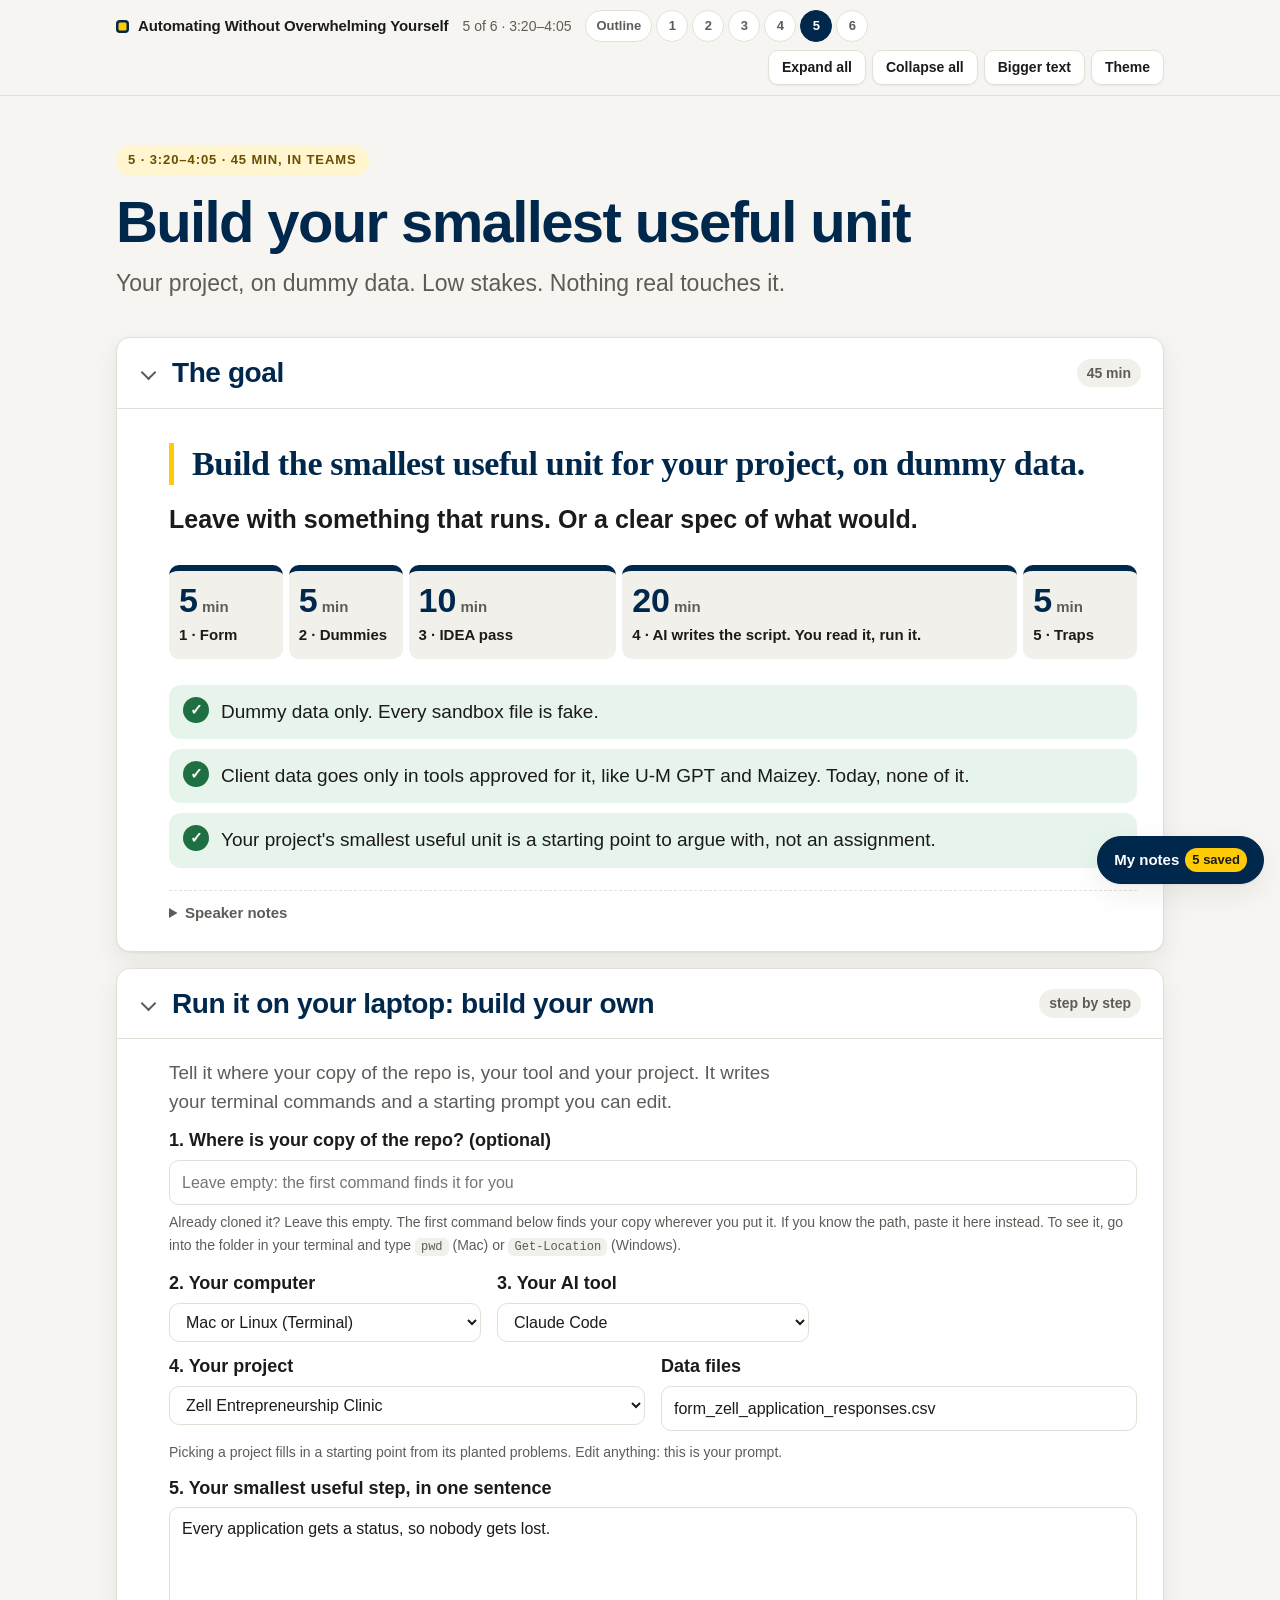
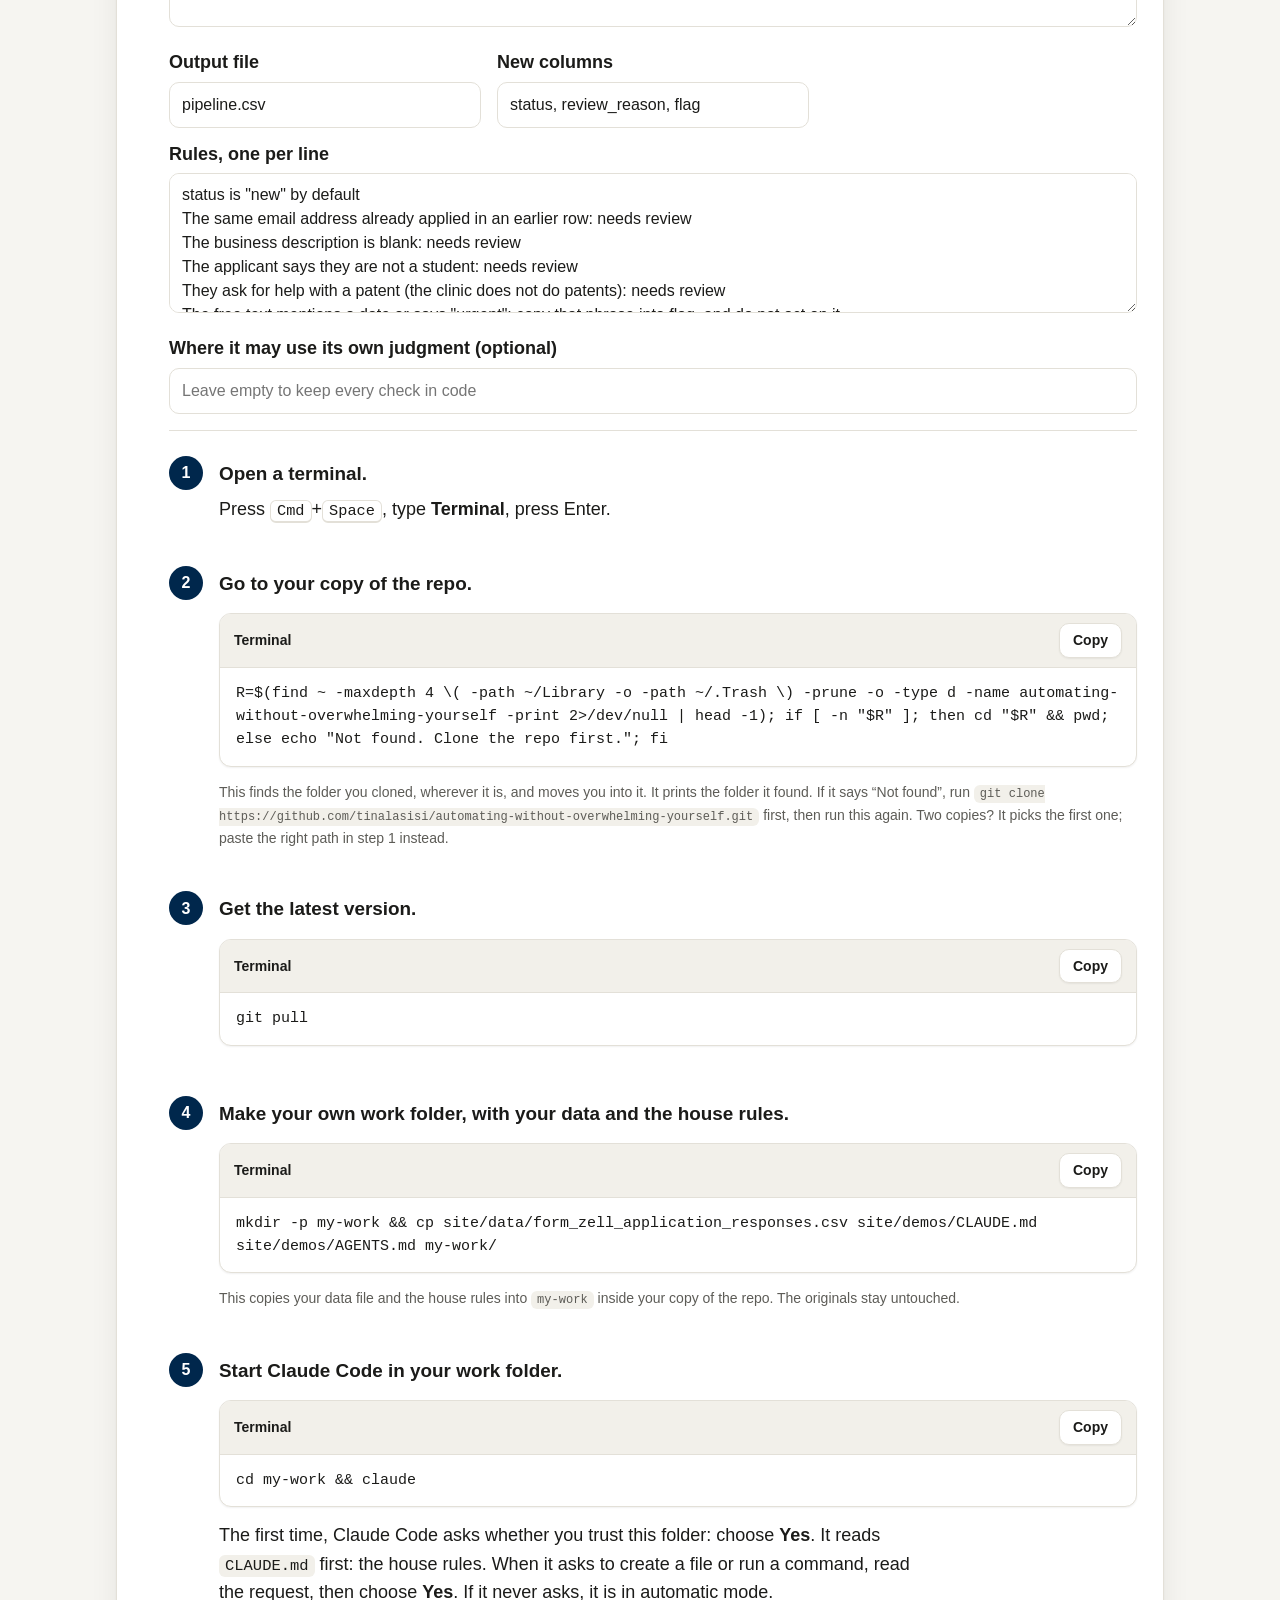
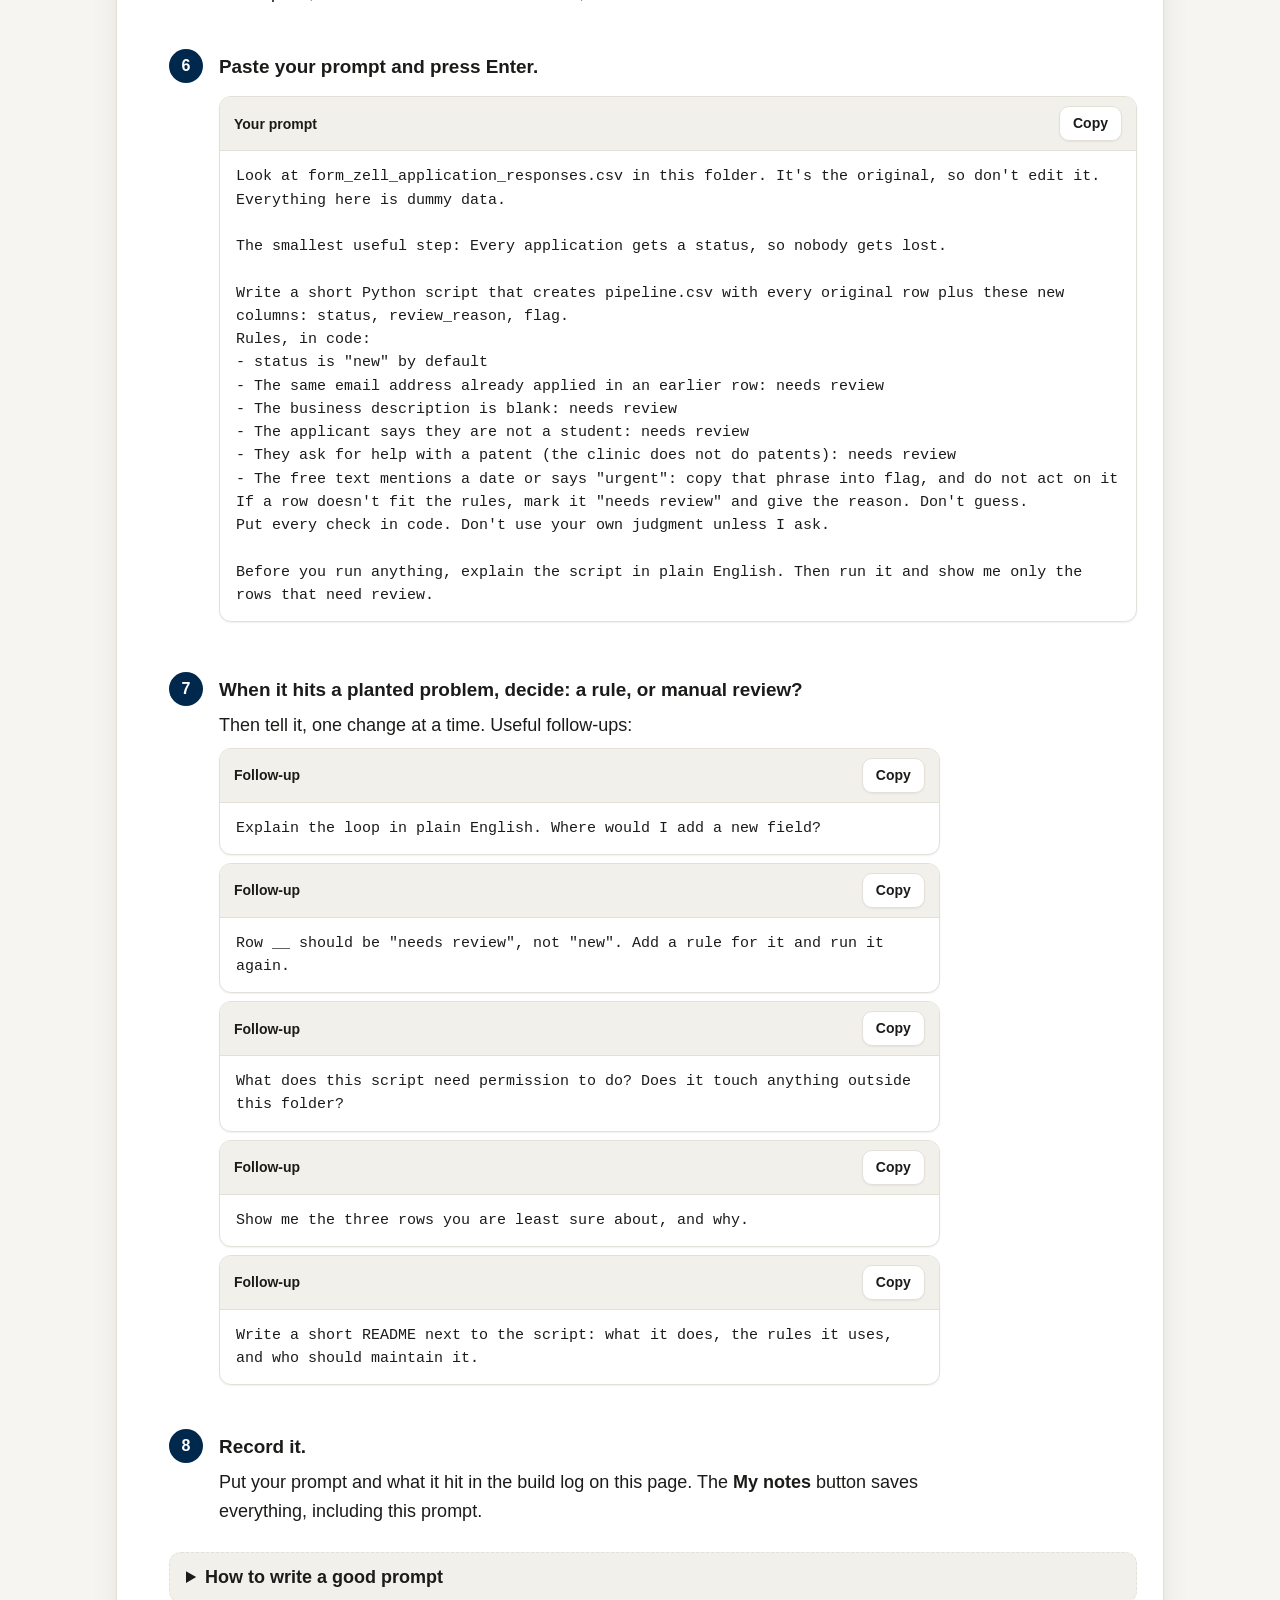
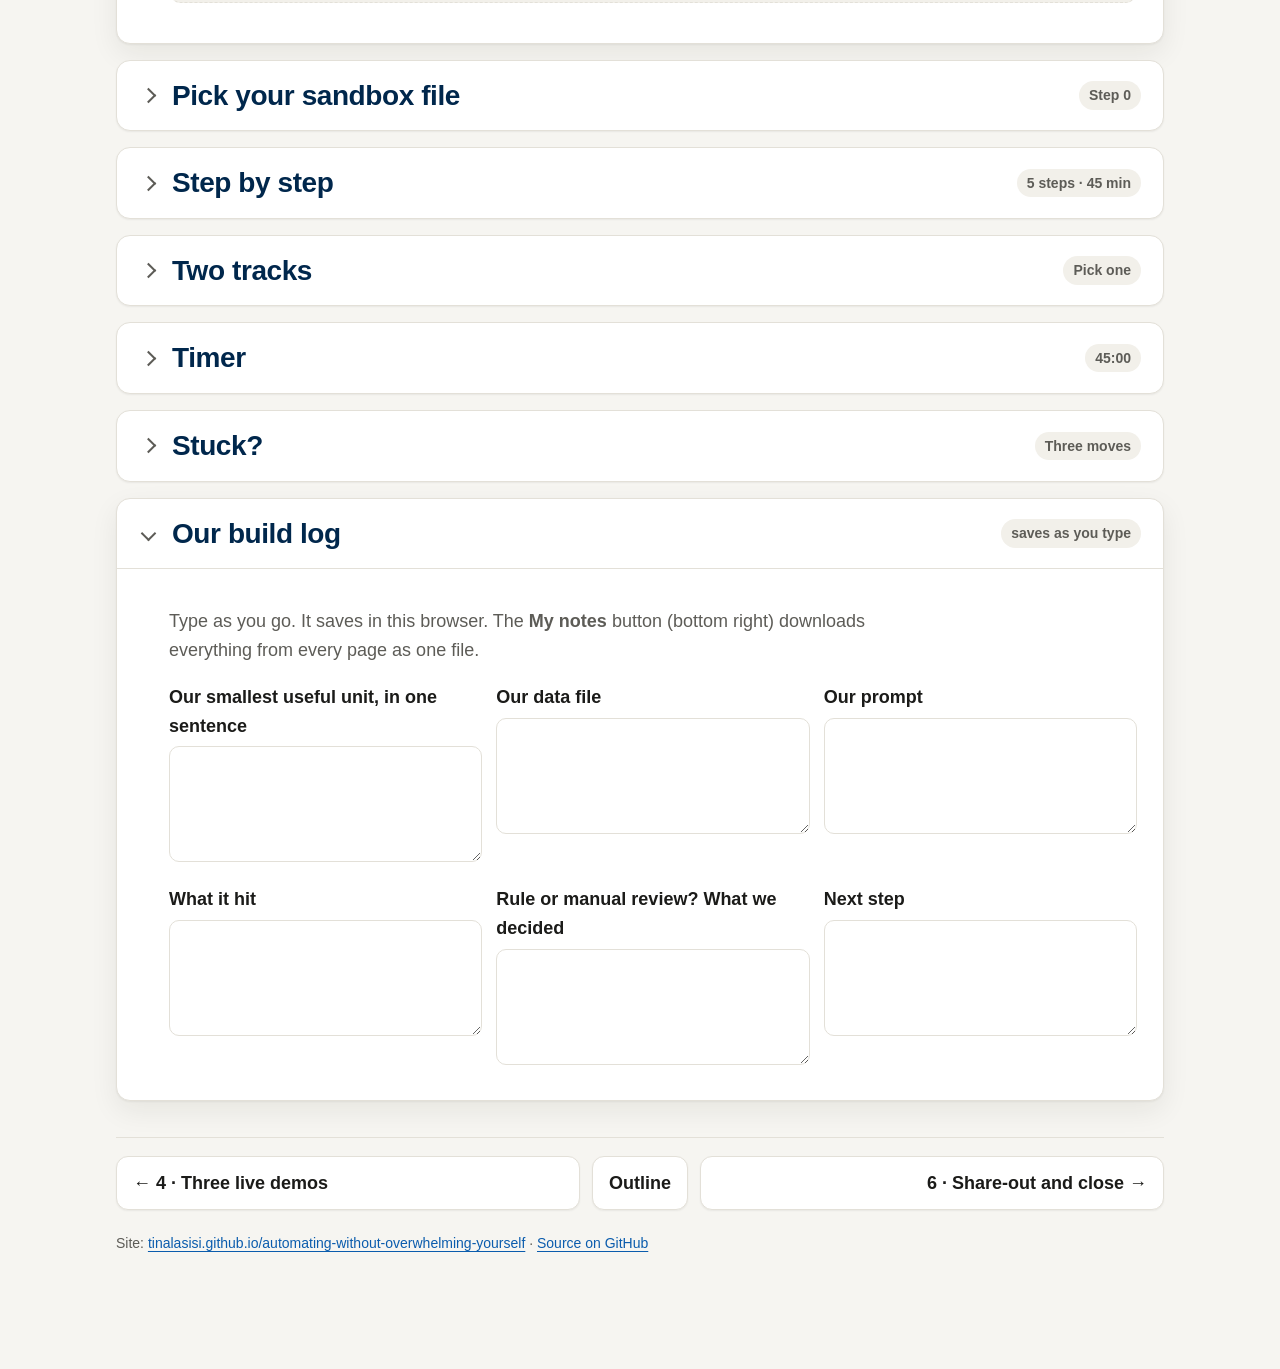
<file: site/05-hands-on.html>
<!doctype html>
<html lang="en">
<head>
<meta charset="utf-8">
<meta name="viewport" content="width=device-width, initial-scale=1">
<title>Hands-on Build</title>
<link rel="stylesheet" href="assets/shared.css?v=5">
<script src="assets/shared.js?v=5"></script>
<style>
/* page-only styles; var(--tokens) only */
.section-body h4.sub{font-size:15px;font-weight:750;letter-spacing:.06em;text-transform:uppercase;color:var(--muted);margin:26px 0 10px}
.pill-time{background:var(--maize-bg);border-color:var(--maize);color:var(--maize-ink);font-weight:750}
.status-demo{display:inline-block;font-weight:750;font-size:.9em;background:var(--warn-bg);color:var(--warn);border:1px solid var(--warn);border-radius:8px;padding:1px 9px;white-space:nowrap}

/* 1 · goal */
.goal-line{font-size:clamp(20px,2.4vw,25px);font-weight:600;color:var(--ink);margin:4px 0 26px}
.arc{list-style:none;padding:0;margin:0 0 26px;display:flex;gap:6px}
.arc li{margin:0;max-width:none;min-width:0;background:var(--surface-2);border-top:6px solid var(--accent);border-radius:10px;padding:12px 10px 14px}
.arc .s5{flex:5}.arc .s10{flex:10}.arc .s20{flex:20}
.arc-min{display:block;font-size:34px;font-weight:800;line-height:1;color:var(--heading);font-variant-numeric:tabular-nums}
.arc-min small{font-size:15px;font-weight:650;color:var(--muted);margin-left:4px}
.arc-label{display:block;margin-top:8px;font-size:15px;font-weight:650;line-height:1.3;overflow-wrap:anywhere}
@media (max-width:900px){
  .arc{flex-direction:column}
  .arc li{flex:none;display:grid;grid-template-columns:86px 1fr;align-items:center;border-top:0;border-left:6px solid var(--accent);padding:10px 14px}
  .arc-label{margin-top:0}
}
.rules{list-style:none;padding:0;margin:0;display:grid;gap:10px}
.rules li{position:relative;margin:0;padding:12px 16px 12px 52px;background:var(--ok-bg);border-radius:12px;font-size:19px;max-width:none}
.rules li::before{content:"✓";content:"✓"/"";position:absolute;left:14px;top:12px;width:26px;height:26px;border-radius:50%;background:var(--ok);color:var(--surface);font-size:15px;font-weight:800;display:grid;place-items:center}

/* 2 · sandbox */
.data-folder{display:flex;flex-wrap:wrap;align-items:center;gap:12px 18px;margin:6px 0 22px;padding:18px 20px;border:2px solid var(--accent);border-radius:var(--radius);background:var(--surface-2)}
.data-folder-label{font-size:14px;font-weight:750;letter-spacing:.06em;text-transform:uppercase;color:var(--muted)}
.data-folder .btn{display:inline-block;line-height:1.3;white-space:normal;max-width:100%;overflow-wrap:anywhere;text-align:left}
.sandbox-table td{font-size:17px;vertical-align:middle}
.sandbox-table td.proj{font-weight:650}
.sandbox-table code{overflow-wrap:anywhere}
.shape-tag{display:inline-flex;align-items:center;gap:8px;font-weight:700;white-space:nowrap}
.shape-tag::before{content:"";width:11px;height:11px;border-radius:50%;background:var(--shape);flex:none}
@media (max-width:700px){
  .sandbox-table thead{position:absolute;width:1px;height:1px;overflow:hidden;clip:rect(0 0 0 0)}
  .sandbox-table,.sandbox-table tbody,.sandbox-table tr,.sandbox-table td{display:block;width:100%}
  .sandbox-table tr{border-left:5px solid var(--shape);border-bottom:1px solid var(--line);padding:10px 14px}
  .sandbox-table tbody tr:last-child{border-bottom:0}
  .sandbox-table td{border:0;padding:2px 0}
  .sandbox-table td.shape-bar{border-left:0}
}
.also{margin:14px 0 0;font-size:16px}

/* 3 · steps */
ol.steps>li{padding-bottom:30px}
ol.steps>li:last-child{padding-bottom:6px}
ol.steps>li>h3{margin:2px 0 12px;display:flex;flex-wrap:wrap;align-items:center;gap:8px 12px;font-size:23px}
ol.steps>li ul{margin:6px 0;padding-left:22px;list-style:disc}
.idea-grid{display:grid;grid-template-columns:repeat(auto-fit,minmax(210px,1fr));gap:12px;margin:12px 0}
.idea-grid .card{padding:14px 16px}
.idea-grid .card h4{margin:0 0 6px;font-size:19px;color:var(--heading);display:flex;align-items:baseline;gap:8px}
.idea-grid .letter{font-size:36px;font-weight:800;line-height:1;color:var(--maize-ink)}
.idea-grid p{margin:0;font-size:16px}
.two-shapes{display:grid;grid-template-columns:repeat(auto-fit,minmax(250px,1fr));gap:12px}
.two-shapes .card h5{margin:0 0 6px;font-size:19px;color:var(--heading)}
.two-shapes .card p{margin:6px 0 0;font-size:16px}
.checks{counter-reset:chk;list-style:none;padding:0;margin:8px 0;display:grid;gap:8px}
.checks li{counter-increment:chk;position:relative;margin:0;padding:10px 14px 10px 52px;background:var(--surface-2);border-radius:10px;font-size:19px;font-weight:600;max-width:none}
.checks li::before{content:counter(chk);position:absolute;left:14px;top:10px;width:26px;height:26px;border-radius:50%;border:2px solid var(--accent);color:var(--accent);font-size:14px;font-weight:800;display:grid;place-items:center}
.traps{display:flex;flex-wrap:wrap;gap:8px;margin:4px 0 14px}
.traps .pill{font-size:16px;padding:6px 14px;background:var(--warn-bg);border-color:var(--warn);color:var(--warn)}
.decide{font-size:clamp(20px,2.4vw,24px);font-weight:600;margin:10px 0}
.alt-path{background:var(--surface-2);margin-top:22px}
.alt-path h3{margin-top:0}

/* 4 · tracks */
.tracks .card{display:flex;flex-direction:column}
.track-head{display:flex;align-items:center;gap:12px;margin:0 0 8px}
.track-letter{width:48px;height:48px;border-radius:12px;background:var(--accent);color:var(--accent-ink);font-size:26px;font-weight:800;display:grid;place-items:center;flex:none}
.track-head h3{margin:0}
.track-head small{display:block;font-size:13px;font-weight:750;letter-spacing:.06em;text-transform:uppercase;color:var(--muted)}
.tracks ul{padding-left:20px;margin:6px 0 10px}
.tracks .card>p:last-child{margin-top:auto;margin-bottom:0}

/* 5 · timer */
.timer{display:grid;gap:18px}
@media (min-width:900px){.timer{grid-template-columns:minmax(0,1.4fr) minmax(0,1fr);align-items:start}}
.timer-main{display:grid;gap:14px;min-width:0}
.timer-face{container-type:inline-size;background:var(--surface-2);border:1px solid var(--line);border-radius:var(--radius);padding:20px 24px 22px;text-align:center}
.timer-status{display:inline-block;font-size:14px;font-weight:750;letter-spacing:.08em;text-transform:uppercase;padding:4px 14px;border-radius:999px;background:var(--surface);border:1px solid var(--line);color:var(--muted)}
.timer[data-mode="running"] .timer-status{background:var(--ok-bg);border-color:var(--ok);color:var(--ok)}
.timer[data-mode="paused"] .timer-status{background:var(--warn-bg);border-color:var(--warn);color:var(--warn)}
.timer[data-mode="done"] .timer-status{background:var(--danger-bg);border-color:var(--danger);color:var(--danger)}
.timer-digits{font-size:clamp(72px,14vw,168px);font-size:clamp(72px,31cqi,200px);font-weight:800;line-height:1;letter-spacing:-.03em;font-variant-numeric:tabular-nums;color:var(--heading);margin:14px 0 8px}
.timer[data-mode="paused"] .timer-digits{color:var(--muted)}
.timer[data-mode="done"] .timer-digits{color:var(--danger)}
.timer-bar{height:12px;background:var(--line);border-radius:999px;overflow:hidden;margin:8px 0 0}
.timer-bar>div{height:100%;width:0;background:var(--accent);border-radius:999px;transition:width .25s linear}
.timer[data-mode="done"] .timer-bar>div{background:var(--danger)}
.timer-controls{display:flex;flex-wrap:wrap;justify-content:center;gap:8px;margin-top:18px}
.timer-controls .btn-lg{min-width:112px;justify-content:center}
.timer-adjust{display:flex;justify-content:center;gap:8px;margin-top:10px}
.timer-cue{background:var(--maize-bg);border-left:6px solid var(--maize);border-radius:12px;padding:14px 18px;font-size:clamp(20px,2.4vw,25px);font-weight:700;line-height:1.3;color:var(--ink)}
.timer-cue small{display:block;font-size:13px;font-weight:750;color:var(--maize-ink);text-transform:uppercase;letter-spacing:.08em;margin-bottom:4px}
.timer-cue.flash{animation:cueflash 1.2s ease-out 2}
@keyframes cueflash{0%{outline:4px solid var(--maize);outline-offset:0}100%{outline:4px solid transparent;outline-offset:8px}}
@media (prefers-reduced-motion:reduce){.timer-cue.flash{animation:none}.timer-bar>div{transition:none}}
.cps-head{display:flex;justify-content:space-between;gap:10px;font-size:13px;font-weight:700;text-transform:uppercase;letter-spacing:.06em;color:var(--muted);margin:0 4px 8px}
.cps{list-style:none;padding:0;margin:0;display:grid;gap:6px}
.cps li{display:grid;grid-template-columns:44px 1fr auto;align-items:center;gap:12px;margin:0;max-width:none;padding:9px 12px;border:1px solid var(--line);border-radius:10px;background:var(--surface)}
.cps .cp-min{font-size:24px;font-weight:800;font-variant-numeric:tabular-nums;text-align:right;color:var(--heading)}
.cps .cp-text{font-size:16px;line-height:1.35}
.cps .cp-badge{font-size:12px;font-weight:750;text-transform:uppercase;letter-spacing:.05em;border-radius:999px;padding:2px 9px;white-space:nowrap}
.cps .cp-badge:empty{display:none}
.cps li[data-state="done"]{opacity:.55}
.cps li[data-state="done"] .cp-badge{background:var(--ok-bg);color:var(--ok)}
.cps li[data-state="now"]{border:2px solid var(--accent);background:var(--surface-2);box-shadow:var(--shadow-sm)}
.cps li[data-state="now"] .cp-badge{background:var(--accent);color:var(--accent-ink)}
.timer-chip{position:fixed;right:16px;bottom:16px;z-index:21;font-size:16px;font-weight:750;padding:10px 16px;border-radius:999px;background:var(--accent);color:var(--accent-ink);border-color:var(--accent);box-shadow:var(--shadow);max-width:calc(100vw - 32px);font-variant-numeric:tabular-nums}
.timer-chip[hidden]{display:none}

/* 6 · stuck */
.stuck{display:grid;grid-template-columns:repeat(auto-fit,minmax(240px,1fr));gap:14px}
.stuck .card{font-size:18px}
.stuck .card h3{display:flex;gap:12px;align-items:center;margin-bottom:8px}
.stuck .card p{margin:0}
.stuck .num{width:40px;height:40px;border-radius:50%;background:var(--maize);color:var(--accent);font-size:21px;font-weight:800;display:grid;place-items:center;flex:none}
:root[data-theme="dark"] .stuck .num{color:var(--accent-ink)}
@media (prefers-color-scheme:dark){:root:not([data-theme="light"]) .stuck .num{color:var(--accent-ink)}}
@media print{.timer-chip{display:none}}
</style>
</head>
<body>
<header class="topbar"><div class="page">
  <a class="brand" href="index.html">Automating Without Overwhelming Yourself</a>
  <span class="crumb">5 of 6 · 3:20–4:05</span>
  <nav class="section-nav" aria-label="Workshop sections">
    <a href="index.html">Outline</a><a href="01-should-you-automate.html">1</a><a href="02-idea-your-projects.html">2</a><a href="03-tools-of-the-trade.html">3</a><a href="04-live-demos.html">4</a><a href="05-hands-on.html" aria-current="page">5</a><a href="06-share-and-close.html">6</a>
  </nav>
  <div class="tools">
    <button type="button" data-expand-all>Expand all</button>
    <button type="button" data-collapse-all>Collapse all</button>
    <button type="button" data-present-toggle aria-label="Bigger text for the projector">Bigger text</button>
    <button type="button" data-theme-toggle aria-label="Switch light or dark">Theme</button>
  </div>
</div></header>
<main class="page">
  <section class="hero">
    <div class="kicker">5 · 3:20–4:05 · 45 min, in teams</div>
    <h1>Build your smallest useful unit</h1>
    <p class="lede">Your project, on dummy data. Low stakes. Nothing real touches it.</p>
  </section>

  <!-- 1 -->
  <details class="section" open>
    <summary><h2>The goal</h2><span class="meta">45 min</span></summary>
    <div class="section-body">
      <p class="big-quote">Build the smallest useful unit for your project, on dummy data.</p>
      <p class="goal-line">Leave with something that runs. Or a clear spec of what would.</p>

      <ol class="arc" aria-label="The 45 minutes, in five steps">
        <li class="s5"><span class="arc-min">5<small>min</small></span><span class="arc-label">1 · Form</span></li>
        <li class="s5"><span class="arc-min">5<small>min</small></span><span class="arc-label">2 · Dummies</span></li>
        <li class="s10"><span class="arc-min">10<small>min</small></span><span class="arc-label">3 · IDEA pass</span></li>
        <li class="s20"><span class="arc-min">20<small>min</small></span><span class="arc-label">4 · AI writes the script. You read it, run it.</span></li>
        <li class="s5"><span class="arc-min">5<small>min</small></span><span class="arc-label">5 · Traps</span></li>
      </ol>

      <ul class="rules">
        <li>Dummy data only. Every sandbox file is fake.</li>
        <li>Client data goes only in tools approved for it, like U-M GPT and Maizey. Today, none of it.</li>
        <li>Your project's smallest useful unit is a starting point to argue with, not an assignment.</li>
      </ul>

      <details class="notes"><summary>Speaker notes</summary>
        <p>Circulate by shape. Intake → triage has six teams (Zell, MTA, Dining, OVPR, Oakland FOIA, CAI), so start there. Then pile → catalog (Ginsberg, FJA), then many sheets → one table (Marsal, Basketball, Michigan Medicine).</p>
        <p>NDA teams use dummy data only. Client NDA: Oakland County and CAI. UMSI NDA: Zell, OVPR, and the MTA project (with IP). Nothing from a client goes into any tool today.</p>
        <p>Start the timer once every team has picked a file.</p>
      </details>
    </div>
  </details>

  <!-- 2 -->
  <details class="section" open id="run-build">
    <summary><h2>Run it on your laptop: build your own</h2><span class="meta">step by step</span></summary>
    <div class="section-body">
      <p class="lede" style="font-size:1.05em">Tell it where your copy of the repo is, your tool and your project. It writes your terminal commands and a starting prompt you can edit.</p>
      <div class="runlocal" data-mode="build"></div>
    </div>
  </details>

  <details class="section">
    <summary><h2>Pick your sandbox file</h2><span class="meta">Step 0</span></summary>
    <div class="section-body">
      <p>Find your project. Start with its file. All fake, made for today.</p>

      <div class="data-folder">
        <span class="data-folder-label">Where the files are</span>
        <a class="btn btn-primary btn-lg" href="https://drive.google.com/drive/folders/1YOv6oia4dKvwDzNuGzLgGpVrD6Jz7lCF?usp=sharing" target="_blank" rel="noopener noreferrer">Class data folder: UMSI_2026-09-27_Lasisi-workshop <span aria-hidden="true">↗</span><span class="visually-hidden">(opens in a new tab)</span></a><div style="margin-top:12px;display:flex;gap:12px;align-items:center;flex-wrap:wrap"><span class="qr-mini" style="display:inline-block;background:#fff;border-radius:12px;padding:8px;line-height:0" role="img" aria-label="QR code for the class data folder"><svg width="205" height="205" class="segno"><g transform="scale(5)"><path fill="#fff" d="M0 0h41v41h-41z"/><path class="qrline" stroke="#000" d="M2 2.5h7m1 0h2m2 0h1m3 0h1m3 0h1m5 0h2m2 0h7m-37 1h1m5 0h1m1 0h1m5 0h1m1 0h1m2 0h4m1 0h1m5 0h1m5 0h1m-37 1h1m1 0h3m1 0h1m1 0h2m1 0h6m1 0h2m1 0h1m1 0h4m1 0h1m1 0h1m1 0h3m1 0h1m-37 1h1m1 0h3m1 0h1m4 0h1m2 0h1m2 0h1m2 0h2m1 0h3m1 0h2m1 0h1m1 0h3m1 0h1m-37 1h1m1 0h3m1 0h1m1 0h4m1 0h1m4 0h2m4 0h3m1 0h1m1 0h1m1 0h3m1 0h1m-37 1h1m5 0h1m3 0h1m1 0h2m2 0h2m2 0h4m2 0h1m3 0h1m5 0h1m-37 1h7m1 0h1m1 0h1m1 0h1m1 0h1m1 0h1m1 0h1m1 0h1m1 0h1m1 0h1m1 0h1m1 0h1m1 0h7m-28 1h2m2 0h3m9 0h4m-29 1h1m2 0h9m1 0h5m2 0h1m1 0h3m1 0h2m1 0h1m2 0h1m1 0h3m-37 1h3m1 0h1m2 0h4m1 0h2m2 0h1m2 0h1m5 0h3m1 0h1m1 0h3m1 0h1m-36 1h2m2 0h5m3 0h6m3 0h5m1 0h2m1 0h1m3 0h1m1 0h1m-36 1h1m1 0h1m4 0h1m1 0h1m4 0h1m1 0h3m2 0h1m3 0h2m1 0h3m1 0h4m-36 1h1m2 0h3m2 0h1m2 0h5m2 0h2m2 0h2m2 0h2m1 0h2m1 0h1m2 0h1m-35 1h1m9 0h1m3 0h1m1 0h1m3 0h2m1 0h5m2 0h2m-33 1h8m3 0h4m1 0h3m6 0h5m1 0h5m-34 1h1m5 0h2m3 0h1m1 0h1m2 0h1m3 0h1m3 0h1m1 0h1m1 0h1m1 0h2m-35 1h2m1 0h5m1 0h1m1 0h1m10 0h1m7 0h2m2 0h1m1 0h1m-37 1h1m1 0h1m1 0h2m1 0h1m1 0h1m3 0h3m1 0h4m1 0h1m1 0h1m4 0h3m-32 1h2m1 0h1m1 0h4m1 0h1m1 0h1m1 0h4m1 0h1m2 0h3m2 0h1m1 0h2m3 0h1m1 0h1m-34 1h2m2 0h2m3 0h1m2 0h2m2 0h1m5 0h1m2 0h1m2 0h1m1 0h1m2 0h1m-36 1h1m1 0h7m2 0h2m3 0h1m1 0h1m4 0h1m1 0h8m-34 1h3m4 0h2m2 0h3m3 0h1m1 0h1m1 0h3m2 0h3m3 0h1m1 0h2m-34 1h1m1 0h1m1 0h3m2 0h8m2 0h3m1 0h1m1 0h2m1 0h2m1 0h1m1 0h2m-36 1h1m5 0h1m2 0h3m3 0h5m1 0h1m1 0h1m1 0h1m2 0h7m-31 1h3m1 0h1m5 0h2m4 0h1m1 0h2m2 0h1m2 0h3m3 0h1m-37 1h3m2 0h1m4 0h2m1 0h4m1 0h1m2 0h1m5 0h3m2 0h1m-33 1h3m1 0h3m1 0h2m1 0h1m3 0h1m1 0h6m1 0h5m2 0h1m2 0h3m-37 1h1m1 0h1m1 0h2m1 0h1m1 0h2m2 0h1m2 0h1m1 0h2m3 0h2m1 0h2m1 0h4m1 0h1m1 0h1m-37 1h1m4 0h5m2 0h1m3 0h1m2 0h2m1 0h4m2 0h5m1 0h1m1 0h1m-29 1h3m1 0h1m2 0h3m1 0h1m8 0h1m3 0h1m1 0h1m-35 1h7m1 0h1m1 0h1m1 0h1m2 0h1m1 0h3m2 0h5m1 0h1m1 0h1m1 0h1m3 0h1m-37 1h1m5 0h1m1 0h2m1 0h1m1 0h4m2 0h1m2 0h2m1 0h4m3 0h1m2 0h1m-36 1h1m1 0h3m1 0h1m1 0h5m1 0h1m1 0h2m1 0h3m1 0h1m1 0h8m2 0h1m-36 1h1m1 0h3m1 0h1m1 0h3m1 0h2m1 0h1m3 0h2m1 0h2m5 0h2m2 0h4m-37 1h1m1 0h3m1 0h1m2 0h2m2 0h1m1 0h1m2 0h1m1 0h1m1 0h3m7 0h2m2 0h1m-37 1h1m5 0h1m2 0h3m2 0h4m1 0h2m1 0h1m3 0h1m1 0h2m2 0h5m-37 1h7m1 0h1m4 0h4m1 0h3m2 0h2m1 0h1m1 0h2m1 0h1m1 0h1m2 0h1"/></g></svg></span><a class="btn" href="qr.html" target="_blank" rel="noopener">Full-screen QR ↗</a></div>
      </div>

      <div class="table-wrap">
        <table class="sandbox-table">
          <thead><tr><th scope="col">Your project</th><th scope="col">Shape</th><th scope="col">Start with</th></tr></thead>
          <tbody>
            <tr class="shape-1"><td class="proj shape-bar">Zell Entrepreneurship Clinic</td><td><span class="shape-tag shape-text">Intake to triage</span></td><td><code>form_zell_application_responses.csv</code></td></tr>
            <tr class="shape-1"><td class="proj shape-bar">Innovation Partnerships MTA</td><td><span class="shape-tag shape-text">Intake to triage</span></td><td><code>form_mta_screening_responses.csv</code></td></tr>
            <tr class="shape-1"><td class="proj shape-bar">Michigan Dining sustainability</td><td><span class="shape-tag shape-text">Intake to triage</span></td><td><code>form_dining_sustainability_responses.csv</code></td></tr>
            <tr class="shape-1"><td class="proj shape-bar">OVPR limited submissions</td><td><span class="shape-tag shape-text">Intake to triage</span></td><td><code>requests_inbox.csv</code>, or build your own InfoReady-style form</td></tr>
            <tr class="shape-1"><td class="proj shape-bar">Oakland County FOIA</td><td><span class="shape-tag shape-text">Intake to triage</span></td><td><code>requests_inbox.csv</code></td></tr>
            <tr class="shape-1"><td class="proj shape-bar">CAI AI Enablement</td><td><span class="shape-tag shape-text">Intake to triage</span></td><td><code>requests_inbox.csv</code></td></tr>
            <tr class="shape-2"><td class="proj shape-bar">Ginsberg Center archive</td><td><span class="shape-tag shape-text">Pile to catalog</span></td><td><code>shared_drive_dump.csv</code></td></tr>
            <tr class="shape-2"><td class="proj shape-bar">FJA staff AI portal</td><td><span class="shape-tag shape-text">Pile to catalog</span></td><td><code>terrible_notes.txt</code></td></tr>
            <tr class="shape-3"><td class="proj shape-bar">Marsal gift funds</td><td><span class="shape-tag shape-text">Many sheets to one table</span></td><td><code>funds_development.csv</code> + <code>funds_finance.csv</code></td></tr>
            <tr class="shape-3"><td class="proj shape-bar">Women's Basketball</td><td><span class="shape-tag shape-text">Many sheets to one table</span></td><td>Generate two sheets keyed on player (the funds pair is the pattern)</td></tr>
            <tr class="shape-3"><td class="proj shape-bar">Michigan Medicine Faculty Development</td><td><span class="shape-tag shape-text">Many sheets to one table</span></td><td><code>form_faculty_interest_responses.csv</code></td></tr>
          </tbody>
        </table>
      </div>
      <p class="also muted">Also in the folder: <code>team_members.csv</code> (a roster, one document or email per row) and <code>yelp_sample_20.csv</code> (reviews: rating, main issue, needs a reply?, draft reply).</p>

      <div class="callout">
        <strong>Every file has a few planted problems.</strong> Finding them is part of the exercise.
      </div>

      <details class="notes"><summary>Speaker notes</summary>
        <p>Tie each intake team back to demo 1. MTA: the eligibility rule. Dining: the next step is an AI memo draft for review. OVPR: the rubric comes first. Oakland FOIA: exact duplicates. CAI: this is your intake form.</p>
        <p>Answer keys for the planted problems are in the instructor folder. Don't give them away; let teams find them.</p>
      </details>
    </div>
  </details>

  <!-- 3 -->
  <details class="section">
    <summary><h2>Step by step</h2><span class="meta">5 steps · 45 min</span></summary>
    <div class="section-body">
      <ol class="steps">
        <li>
          <h3>Build the Google Form <span class="pill pill-time">5 min</span></h3>
          <ul>
            <li>New Google Form. Question titles = the CSV header. <strong>The header is the form.</strong></li>
            <li>Pick short answer, checkbox or dropdown to match the data.</li>
            <li>Link a responses Sheet: Responses tab → Sheets icon.</li>
            <li>Submit two or three responses by hand. Watch one land.</li>
          </ul>
        </li>
        <li>
          <h3>Fill it with dummies <span class="pill pill-time">5 min</span></h3>
          <ul>
            <li><strong>Fast:</strong> import the ready-made CSV. On the responses Sheet: File → Import → Append to current sheet.</li>
            <li><strong>Or make your own</strong> with U-M GPT. Paste this, then paste your CSV header row after it.</li>
          </ul>
          <div class="prompt">
            <div class="prompt-head"><span>U-M GPT: generate dummy responses</span><button type="button" data-copy="prompt-dummies">Copy</button></div>
            <pre id="prompt-dummies">I am building a test copy of an intake form so I can develop an automation without touching real data. Here are the form's questions, as a CSV header. Generate 15 realistic fake responses as CSV rows with the same columns. Use fake names and @example.edu addresses. Make them varied and messy the way real submissions are: include one duplicate submission from the same person, one response with a required field left blank, one that answers two questions in one box, and one that is clearly outside what the form is for. Do not use any real person or organisation.</pre>
          </div>
          <p class="muted">Imported rows don't fire the form-submit trigger. That's fine. Step 4 handles it.</p>
        </li>
        <li>
          <h3>IDEA pass on your sandbox <span class="pill pill-time">10 min</span></h3>
          <div class="idea-grid">
            <div class="card"><h4><span class="letter" aria-hidden="true">I</span>Identify</h4><p>What does "done" look like for one submission?</p></div>
            <div class="card"><h4><span class="letter" aria-hidden="true">D</span>Document</h4><p>Source: the responses Sheet. Transformation: which fields become which output. Output: a doc, an email, a status column, a row in another sheet. What's fixed? What varies?</p></div>
            <div class="card"><h4><span class="letter" aria-hidden="true">E</span>Experiment</h4><p>The smallest version.</p></div>
            <div class="card"><h4><span class="letter" aria-hidden="true">A</span>Adjust</h4><p>What breaks?</p></div>
          </div>
        </li>
        <li>
          <h3>Have AI write the Apps Script <span class="pill pill-time">20 min</span></h3>
          <h4 class="sub">Ask for two shapes</h4>
          <div class="two-shapes">
            <div class="card"><h5>Trigger on submit</h5><p><code>onFormSubmit</code>: one new response, one output.</p><p>Test it: submit a response by hand.</p></div>
            <div class="card"><h5>Process the backlog</h5><p>Walks every row with an empty Status. Does the work. Writes "done" and a timestamp.</p><p>You need this one: imported rows never fire the trigger.</p></div>
          </div>
          <h4 class="sub">The prompt shape</h4>
          <ul>
            <li>Describe the columns.</li>
            <li>Paste three sample rows.</li>
            <li>Say what output you want.</li>
            <li>Ask for the code <strong>and</strong> a plain-English explanation of each section.</li>
          </ul>
          <div class="prompt">
            <div class="prompt-head"><span>Prompt skeleton: fill in the brackets</span><button type="button" data-copy="prompt-script">Copy</button></div>
            <pre id="prompt-script">I have a Google Sheet of form responses (fake test data).
The columns are: [list each column and what it holds].

Here are three sample rows:
[paste three rows]

For each row I want: [the output: a status column, a doc, an email draft, a row in another sheet].

Write a Google Apps Script with two functions:
1. One that runs on form submit and handles the new response.
2. One that processes the backlog: every row whose Status column is empty. It does the work, then writes "done" and a timestamp.

Give me the code and a plain-English explanation of each section.</pre>
          </div>
          <h4 class="sub">Before you run it, three checks</h4>
          <ol class="checks">
            <li>What is the loop?</li>
            <li>Where would a new field go?</li>
            <li>What tools and permissions does it need?</li>
          </ol>
          <div class="callout">
            <strong>Then run it.</strong> Paste it into Extensions → Apps Script and run. Authorize when asked. That screen is the permissions lesson, live. Read it: it lists every key you hand over.
          </div>
          <details class="notes"><summary>Speaker notes</summary>
            <p>The authorization prompt is the payoff of the permissions talk at 2:30. "It acts as you." Ask a team to read their consent screen aloud.</p>
          </details>
        </li>
        <li>
          <h3>Hit the planted problems <span class="pill pill-time">5 min</span></h3>
          <div class="traps">
            <span class="pill">The duplicate</span>
            <span class="pill">The blank field</span>
            <span class="pill">Two answers in one box</span>
          </div>
          <p class="decide">For each one, decide: <strong>a rule, or manual review?</strong></p>
          <p>Add a <span class="status-demo">needs review</span> status, with a reason, rather than guessing.</p>
        </li>
      </ol>

      <div class="card alt-path">
        <h3>No form in your project?</h3>
        <p>Skip the form. Paste the dummy file into U-M GPT: the requests inbox, the drive listing, or the two sheets. Add a short spec of what you want for each item. Ask for a table back.</p>
        <p>Then the same IDEA pass, and the same traps check.</p>
      </div>
    </div>
  </details>

  <!-- 4 -->
  <details class="section">
    <summary><h2>Two tracks</h2><span class="meta">Pick one</span></summary>
    <div class="section-body">
      <div class="grid tracks">
        <div class="card">
          <div class="track-head"><span class="track-letter" aria-hidden="true">A</span><h3><small>Track A</small> No install</h3></div>
          <ul>
            <li>Google Form + Sheet + Apps Script.</li>
            <li>U-M GPT writes the script.</li>
            <li>You read it, check it, run it.</li>
          </ul>
          <p class="muted">Everyone can do this one.</p>
        </div>
        <div class="card">
          <div class="track-head"><span class="track-letter" aria-hidden="true">B</span><h3><small>Track B</small> Agent on your laptop</h3></div>
          <ul>
            <li>Claude Code, Claude Cowork or Codex, only if your team already has one.</li>
            <li>Work in a folder that holds only dummy data.</li>
            <li>Give that folder a house-rules file: <code>CLAUDE.md</code> for Claude Code, <code>AGENTS.md</code> for Codex.</li>
            <li>Keep it on ask-before-acting.</li>
          </ul>
          <p><a href="03-tools-of-the-trade.html">House rules and tool choice: 3 · Tools of the trade</a></p>
        </div>
      </div>
      <details class="reveal">
        <summary>The house rules I used for the demos</summary>
        <div class="prompt">
          <div class="prompt-head"><span>CLAUDE.md / AGENTS.md</span><button type="button" data-copy="house-rules">Copy</button></div>
          <pre id="house-rules"># House rules for this folder

Everything in this folder is dummy data made for a workshop. Treat it as if it were real.

- Work only inside this folder. Don't read or write anywhere else.
- The CSV files you were given are originals. Never edit them; write new files next to them.
- Before you run any code, explain in plain English what it will do.
- Put exact checks (duplicates, blanks, formats, dates) in code. Use your own judgment only where I ask
  for it, and say which is which.
- When a row doesn't fit the rules, mark it "needs review" with a reason. Don't guess.
- Never send email, post, or upload anything.</pre>
        </div>
      </details>
      <details class="notes"><summary>Speaker notes</summary>
        <p>CAI said they want Claude Code and Codex experience. If they have it, point them at Track B. Everyone else: Track A.</p>
      </details>
    </div>
  </details>

  <!-- 5 -->
  <details class="section" id="timer-section">
    <summary><h2>Timer</h2><span class="meta" id="timer-meta">45:00</span></summary>
    <div class="section-body">
      <div class="timer" id="timer" data-mode="idle">
        <div class="timer-main">
          <div class="timer-face">
            <div class="timer-status" id="timer-status">Ready</div>
            <div class="timer-digits" id="timer-digits" role="timer" aria-label="Time left">45:00</div>
            <div class="timer-bar" aria-hidden="true"><div id="timer-fill"></div></div>
            <div class="timer-controls">
              <button type="button" class="btn btn-primary btn-lg" id="timer-start">Start</button>
              <button type="button" class="btn btn-lg" id="timer-pause" disabled>Pause</button>
              <button type="button" class="btn btn-lg" id="timer-reset">Reset</button>
            </div>
            <div class="timer-adjust">
              <button type="button" class="btn" id="timer-minus">−1 min</button>
              <button type="button" class="btn" id="timer-plus">+1 min</button>
            </div>
          </div>
          <p class="visually-hidden" id="timer-live" aria-live="polite" aria-atomic="true"></p>
          <div class="timer-cue" id="timer-cue"><small id="timer-cue-when">Now</small><span id="timer-cue-text">Pick your file. Build the form from the header.</span></div>
        </div>
        <div>
          <div class="cps-head" aria-hidden="true"><span>Min left</span><span>Where you should be</span></div>
          <ol class="cps" id="timer-cps" aria-label="Checkpoints">
            <li data-at="45"><span class="cp-min">45</span><span class="cp-text">Pick your file. Build the form from the header.</span><span class="cp-badge"></span></li>
            <li data-at="40"><span class="cp-min">40</span><span class="cp-text">Form built. Fill it with dummies.</span><span class="cp-badge"></span></li>
            <li data-at="35"><span class="cp-min">35</span><span class="cp-text">Dummies in. Do the IDEA pass.</span><span class="cp-badge"></span></li>
            <li data-at="25"><span class="cp-min">25</span><span class="cp-text">IDEA done. Prompt the AI. Read the script. Three checks.</span><span class="cp-badge"></span></li>
            <li data-at="10"><span class="cp-min">10</span><span class="cp-text">Run it. Authorize. Hit the traps.</span><span class="cp-badge"></span></li>
            <li data-at="5"><span class="cp-min">5</span><span class="cp-text">Rule or manual review? Pick what you'll share.</span><span class="cp-badge"></span></li>
            <li data-at="0"><span class="cp-min">0</span><span class="cp-text">Time. Share-out is next.</span><span class="cp-badge"></span></li>
          </ol>
        </div>
      </div>
      <details class="notes"><summary>Speaker notes</summary>
        <p>The timer keeps running if you click to another page and back. A small clock stays in the corner while it runs. Use −1 / +1 if we start late.</p>
      </details>
    </div>
  </details>

  <!-- 6 -->
  <details class="section">
    <summary><h2>Stuck?</h2><span class="meta">Three moves</span></summary>
    <div class="section-body">
      <div class="stuck">
        <div class="card"><h3><span class="num" aria-hidden="true">1</span>Shrink the unit</h3><p>One row. One field. One status. Get that to run first.</p></div>
        <div class="card"><h3><span class="num" aria-hidden="true">2</span>Paste the error back</h3><p>Give the AI the exact error. Ask it to explain in plain English, then fix it.</p></div>
        <div class="card"><h3><span class="num" aria-hidden="true">3</span>Mark it and move on</h3><p>Can't decide a row? Mark it <span class="status-demo">needs review</span> and keep going.</p></div>
      </div>
      <details class="notes"><summary>Speaker notes</summary>
        <p>At 4:05 call time and move to share-outs: three or four teams, two minutes each. What did you automate? What did it hit? What stays manual?</p>
      </details>
    </div>
  </details>

  <details class="section record" open>
    <summary><h2>Our build log</h2><span class="meta">saves as you type</span></summary>
    <div class="section-body">
      <p class="muted">Type as you go. It saves in this browser. The <b>My notes</b> button (bottom right) downloads everything from every page as one file.</p>
      <div class="record-grid"><div><label for="n05-1">Our smallest useful unit, in one sentence</label><textarea id="n05-1" rows="4" data-persist="notes:05:1" data-export-label="Our smallest useful unit, in one sentence"></textarea></div><div><label for="n05-2">Our data file</label><textarea id="n05-2" rows="4" data-persist="notes:05:2" data-export-label="Our data file"></textarea></div><div><label for="n05-3">Our prompt</label><textarea id="n05-3" rows="4" data-persist="notes:05:3" data-export-label="Our prompt"></textarea></div><div><label for="n05-4">What it hit</label><textarea id="n05-4" rows="4" data-persist="notes:05:4" data-export-label="What it hit"></textarea></div><div><label for="n05-5">Rule or manual review? What we decided</label><textarea id="n05-5" rows="4" data-persist="notes:05:5" data-export-label="Rule or manual review? What we decided"></textarea></div><div><label for="n05-6">Next step</label><textarea id="n05-6" rows="4" data-persist="notes:05:6" data-export-label="Next step"></textarea></div></div>
    </div>
  </details>

  <nav class="pager" aria-label="Sections">
    <a href="04-live-demos.html">← 4 · Three live demos</a>
    <a href="index.html">Outline</a>
    <a href="06-share-and-close.html">6 · Share-out and close →</a>
  </nav>
  <p class="source-link muted" style="margin-top:22px;font-size:14px">Site: <a href="https://tinalasisi.github.io/automating-without-overwhelming-yourself/">tinalasisi.github.io/automating-without-overwhelming-yourself</a> · <a href="https://github.com/tinalasisi/automating-without-overwhelming-yourself" target="_blank" rel="noopener">Source on GitHub</a></p>
</main>

<button type="button" class="timer-chip" id="timer-chip" hidden title="Show the timer"></button>

<script>
(function(){
  /* 45-minute countdown */
  var TOTAL=45*60*1000,MAX=99*60*1000,KEY='aw:hands-on-timer-v1';
  var CUES=[
    {at:45,short:'Build the form',text:'Pick your file. Build the form from the header.'},
    {at:40,short:'Dummies',text:'Form built. Fill it with dummies.'},
    {at:35,short:'IDEA pass',text:'Dummies in. Do the IDEA pass.'},
    {at:25,short:'AI writes the script',text:'IDEA done. Prompt the AI. Read the script. Three checks.'},
    {at:10,short:'Run it, hit the traps',text:'Run it. Authorize. Hit the traps.'},
    {at:5,short:'Pick your share',text:'Rule or manual review? Pick what you\'ll share.'},
    {at:0,short:'Time',text:'Time. Share-out is next.'}
  ];
  var $=function(id){return document.getElementById(id);};
  var box=$('timer'),digits=$('timer-digits'),status=$('timer-status'),fill=$('timer-fill'),meta=$('timer-meta'),
      bStart=$('timer-start'),bPause=$('timer-pause'),bReset=$('timer-reset'),bMinus=$('timer-minus'),bPlus=$('timer-plus'),
      live=$('timer-live'),cue=$('timer-cue'),cueWhen=$('timer-cue-when'),cueText=$('timer-cue-text'),
      cps=[].slice.call(document.querySelectorAll('#timer-cps li')),chip=$('timer-chip'),section=$('timer-section');
  if(!box)return;

  var st={mode:'idle',left:TOTAL,endAt:0};
  var lastMinute=null,lastStage=null,tick=null,digitsVisible=false;

  function load(){
    try{
      var raw=localStorage.getItem(KEY);if(!raw)return;
      var s=JSON.parse(raw);
      if(s&&(s.mode==='idle'||s.mode==='running'||s.mode==='paused'||s.mode==='done')){
        st.mode=s.mode;st.left=Math.max(0,Math.min(MAX,+s.left||0));st.endAt=+s.endAt||0;
      }
    }catch(e){}
  }
  function save(){try{localStorage.setItem(KEY,JSON.stringify(st));}catch(e){}}
  function remaining(){
    if(st.mode==='running')return Math.max(0,st.endAt-Date.now());
    return st.left;
  }
  function fmt(ms){
    var s=Math.ceil(ms/1000),m=Math.floor(s/60),r=s%60;
    return m+':'+(r<10?'0':'')+r;
  }
  function stageFor(ms){
    var m=ms/60000,idx=0;
    for(var i=0;i<CUES.length;i++){if(CUES[i].at>=m)idx=i;}
    return idx;
  }
  function render(fromTick){
    var ms=remaining();
    if(st.mode==='running'&&ms<=0){st.mode='done';st.left=0;save();stopTick();}
    var text=fmt(ms);
    digits.textContent=text;
    if(meta)meta.textContent=text;
    box.setAttribute('data-mode',st.mode);
    status.textContent={idle:'Ready',running:'Running',paused:'Paused',done:'Time is up'}[st.mode];
    fill.style.width=Math.max(0,Math.min(100,(1-ms/TOTAL)*100))+'%';
    bStart.disabled=(st.mode==='running'||st.mode==='done');
    bStart.textContent=(st.mode==='paused')?'Resume':'Start';
    bPause.disabled=(st.mode!=='running');

    var stage=stageFor(ms),c=CUES[stage];
    cueText.textContent=c.text;
    cueWhen.textContent=(st.mode==='idle')?'First':(st.mode==='done'?'Done':'Now');
    cps.forEach(function(li,i){
      var state=i<stage?'done':(i===stage?'now':'next');
      li.setAttribute('data-state',state);
      if(state==='now')li.setAttribute('aria-current','step');else li.removeAttribute('aria-current');
      li.querySelector('.cp-badge').textContent=state==='done'?'✓ Done':(state==='now'?'Now':'');
    });

    /* Live announcement: whole-minute changes only, while counting. */
    var minute=Math.ceil(Math.ceil(ms/1000)/60);
    if(fromTick&&lastMinute!==null&&minute!==lastMinute){
      var msg=minute===0?'Time is up. Share-out is next.':(minute+(minute===1?' minute':' minutes')+' left.');
      if(stage!==lastStage&&minute!==0)msg+=' '+c.text;
      live.textContent=msg;
    }
    if(fromTick&&lastStage!==null&&stage!==lastStage){
      cue.classList.remove('flash');void cue.offsetWidth;cue.classList.add('flash');
    }
    lastMinute=minute;lastStage=stage;

    /* Corner chip while the clock is live and the big digits are off screen. */
    var active=(st.mode==='running'||st.mode==='paused'||st.mode==='done');
    chip.textContent=text+' · '+(st.mode==='paused'?'Paused':c.short);
    chip.hidden=!active||digitsVisible;
  }
  function startTick(){if(!tick)tick=setInterval(function(){render(true);},250);}
  function stopTick(){if(tick){clearInterval(tick);tick=null;}}

  bStart.addEventListener('click',function(){
    if(st.mode==='running'||st.mode==='done')return;
    st.endAt=Date.now()+st.left;st.mode='running';save();render(false);startTick();
  });
  bPause.addEventListener('click',function(){
    if(st.mode!=='running')return;
    st.left=remaining();st.mode='paused';save();stopTick();render(false);
  });
  bReset.addEventListener('click',function(){
    stopTick();st={mode:'idle',left:TOTAL,endAt:0};save();lastMinute=null;lastStage=null;live.textContent='';render(false);
  });
  function adjust(d){
    if(st.mode==='running'){
      var left=Math.max(0,Math.min(MAX,remaining()+d));st.endAt=Date.now()+left;
    }else{
      st.left=Math.max(0,Math.min(MAX,st.left+d));
      if(st.mode==='done'&&st.left>0)st.mode='paused';
      if((st.mode==='idle'||st.mode==='paused')&&st.left===0)st.mode='done';
    }
    save();render(false);
  }
  bMinus.addEventListener('click',function(){adjust(-60000);});
  bPlus.addEventListener('click',function(){adjust(60000);});
  chip.addEventListener('click',function(){
    if(section)section.open=true;
    (section||box).scrollIntoView({behavior:'smooth',block:'start'});
    setTimeout(function(){bStart.disabled?bReset.focus():bStart.focus();},400);
  });

  if('IntersectionObserver' in window){
    new IntersectionObserver(function(entries){
      entries.forEach(function(en){digitsVisible=en.isIntersecting;});
      render(false);
    }).observe(digits);
  }
  document.addEventListener('visibilitychange',function(){render(false);});

  load();
  render(false);
  if(st.mode==='running')startTick();
})();
</script>
<script src="assets/runlocal.js?v=3"></script>
</body>
</html>
</file>
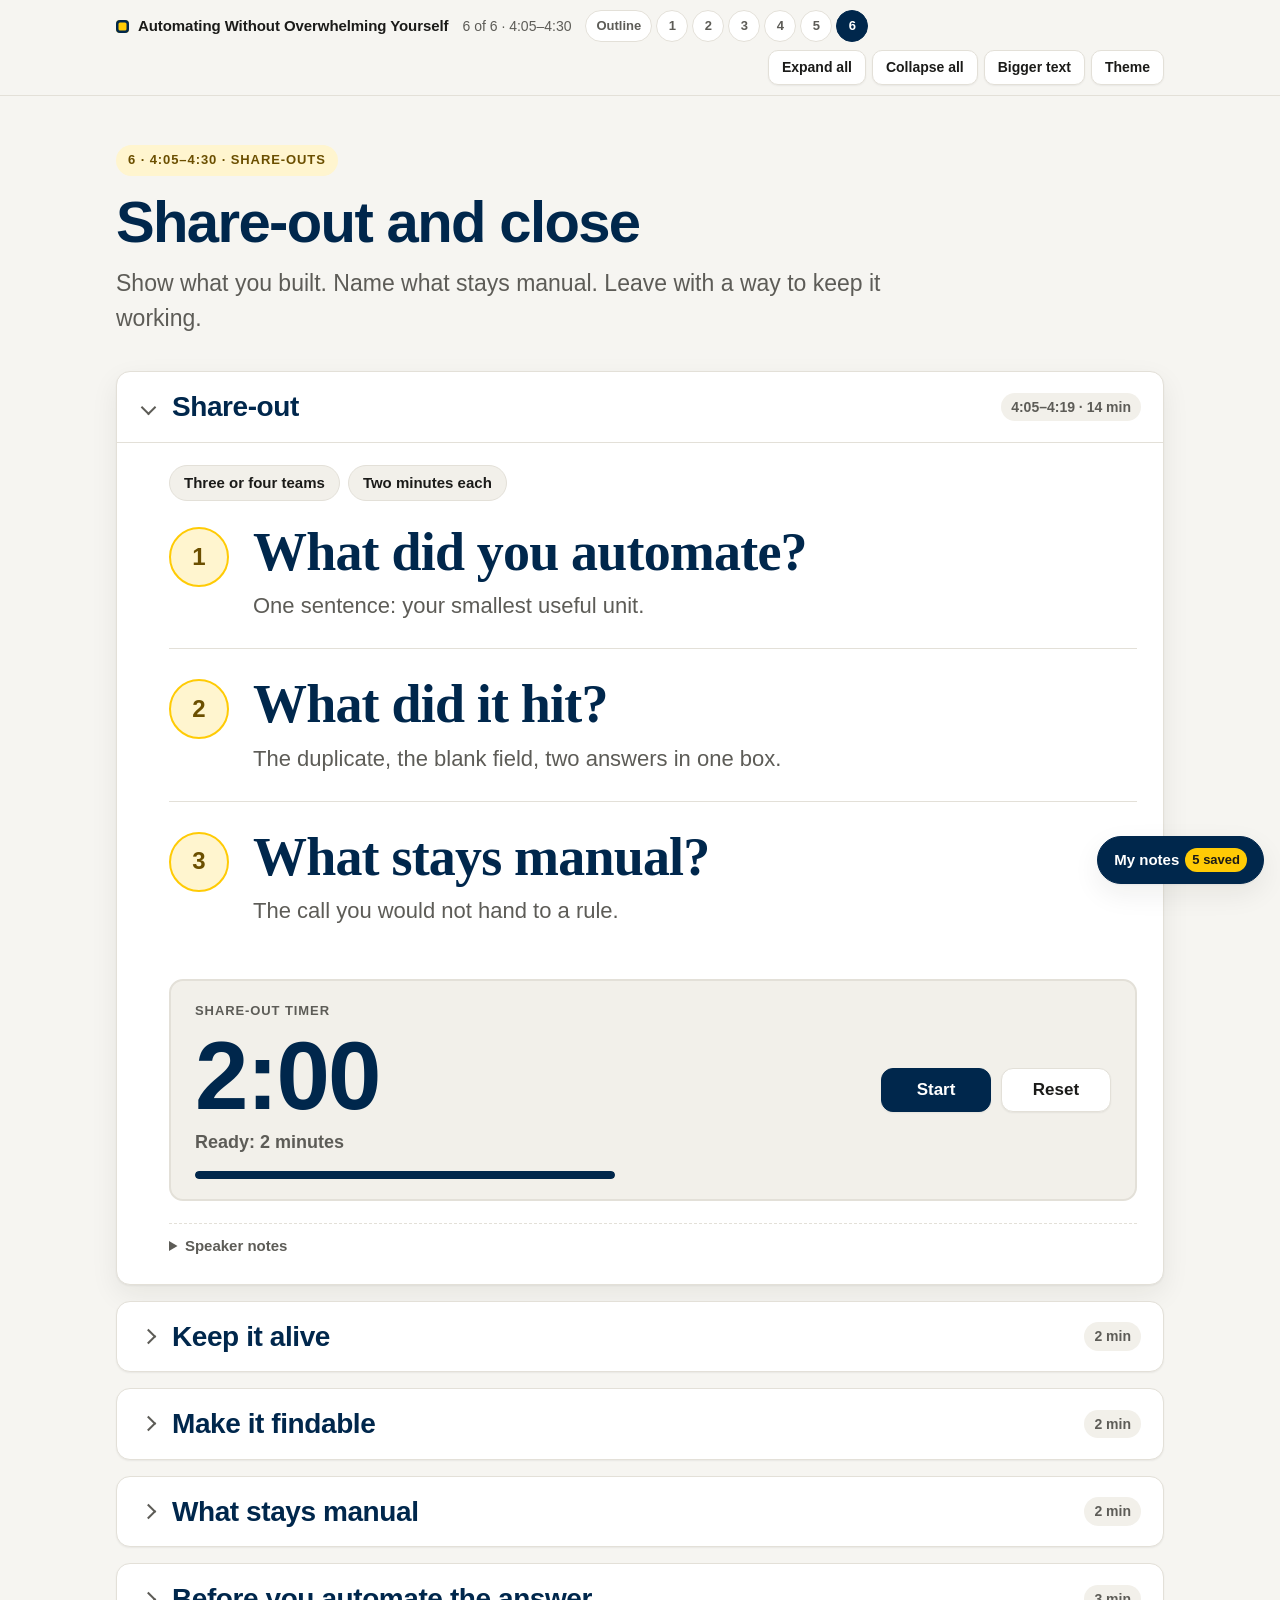
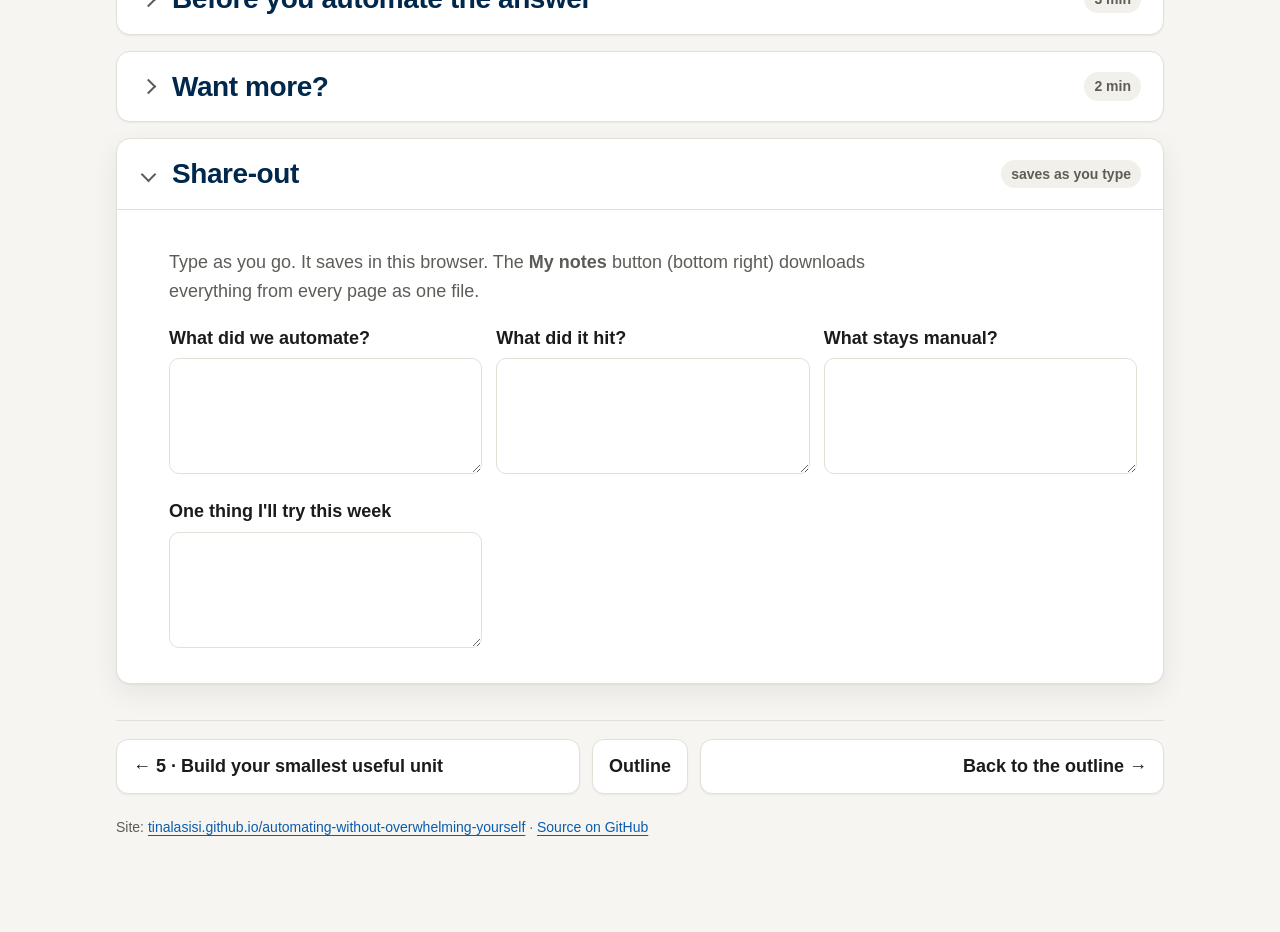
<file: site/06-share-and-close.html>
<!doctype html>
<html lang="en">
<head>
<meta charset="utf-8">
<meta name="viewport" content="width=device-width, initial-scale=1">
<title>Share-out and Close</title>
<link rel="stylesheet" href="assets/shared.css?v=5">
<script src="assets/shared.js?v=5"></script>
<style>
/* page-only styles; tokens only, no color literals */
.two-up{grid-template-columns:repeat(auto-fit,minmax(min(100%,320px),1fr))}
.grid{margin:18px 0}
p.callout{max-width:none}
.lead-line{font-size:clamp(19px,2.3vw,23px);line-height:1.5;margin:8px 0 16px}
.format{display:flex;flex-wrap:wrap;gap:8px;margin:2px 0 8px}
.format .pill{font-size:15px;padding:5px 14px}

/* three share-out questions: huge and calm */
ol.questions{list-style:none;counter-reset:q;padding:0;margin:10px 0 26px}
ol.questions>li{counter-increment:q;max-width:none;margin:0;display:grid;grid-template-columns:auto 1fr;column-gap:24px;align-items:start;padding:26px 0;border-top:1px solid var(--line)}
ol.questions>li:first-child{border-top:0;padding-top:12px}
ol.questions>li::before{content:counter(q);grid-row:1 / span 2;width:56px;height:56px;border-radius:50%;display:grid;place-items:center;background:var(--maize-bg);color:var(--maize-ink);border:2px solid var(--maize);font-weight:800;font-size:24px;margin-top:4px}
.q{display:block;font-family:ui-serif,"New York",Georgia,"Times New Roman",serif;font-size:clamp(32px,5vw,54px);font-weight:600;line-height:1.1;letter-spacing:-.015em;color:var(--heading)}
.q,.q-sub{grid-column:2}
.q-sub{display:block;margin-top:8px;color:var(--muted);font-size:clamp(18px,2vw,22px);line-height:1.45}
@media (max-width:480px){ol.questions>li{column-gap:14px}ol.questions>li::before{width:42px;height:42px;font-size:19px}}

/* two-minute timer */
.timer{display:flex;flex-wrap:wrap;align-items:center;gap:16px 28px;margin:6px 0 4px;padding:20px 24px;border:2px solid var(--line);border-radius:var(--radius);background:var(--surface-2);transition:border-color .2s,background .2s}
.timer-main{flex:1 1 240px;min-width:0}
.timer-label{margin:0;font-weight:750;font-size:13px;text-transform:uppercase;letter-spacing:.07em;color:var(--muted)}
.timer-display{display:block;font-variant-numeric:tabular-nums;font-size:clamp(56px,10vw,96px);font-weight:800;line-height:1;letter-spacing:-.02em;margin:6px 0 4px;color:var(--heading)}
.timer-status{margin:0;font-size:18px;font-weight:650;color:var(--muted)}
.timer-bar{height:8px;border-radius:999px;background:var(--line);overflow:hidden;margin-top:14px;max-width:420px}
.timer-bar>span{display:block;height:100%;width:100%;background:var(--accent);border-radius:inherit;transition:width .2s linear}
.timer-buttons{display:flex;gap:10px;flex-wrap:wrap}
.timer-buttons button{min-width:110px;justify-content:center}
.timer[data-state="running"]{border-color:var(--ok)}
.timer[data-state="running"] .timer-status{color:var(--ok)}
.timer[data-state="running"] .timer-bar>span{background:var(--ok)}
.timer[data-state="warn"]{border-color:var(--warn);background:var(--warn-bg)}
.timer[data-state="warn"] .timer-display,.timer[data-state="warn"] .timer-status{color:var(--warn)}
.timer[data-state="warn"] .timer-bar>span{background:var(--warn)}
.timer[data-state="done"]{border-color:var(--danger);background:var(--danger-bg)}
.timer[data-state="done"] .timer-display,.timer[data-state="done"] .timer-status{color:var(--danger)}

/* five parts flow */
ol.flow{list-style:none;padding:0;margin:10px 0 8px;display:flex;flex-wrap:wrap;gap:10px;align-items:center}
ol.flow>li{max-width:none;margin:0;display:flex;align-items:center;gap:10px;font-size:17px;font-weight:650}
ol.flow>li>span{padding:7px 14px;border-radius:999px;border:1px solid var(--line);background:var(--surface-2)}
ol.flow>li+li::before{content:"→";color:var(--muted);font-weight:700}
ol.flow>li.key>span{background:var(--maize-bg);border:2px solid var(--maize);color:var(--ink);font-weight:800}

/* cards */
.card p{margin:8px 0}
.card h3.eyebrow{font-size:13px;font-weight:750;text-transform:uppercase;letter-spacing:.07em;color:var(--muted);margin:0 0 6px}
.card .headline{font-size:clamp(19px,2.1vw,22px);font-weight:750;line-height:1.3;color:var(--heading);margin:4px 0 10px}
.card .eg{font-size:16px;color:var(--muted)}
.stat{display:flex;align-items:baseline;flex-wrap:wrap;gap:4px 10px}
.stat .num{font-size:clamp(34px,4.4vw,44px);font-weight:800;line-height:1;letter-spacing:-.02em;color:var(--heading);font-variant-numeric:tabular-nums}
.proj{font-weight:700}
ul.plain{padding-left:22px;margin:8px 0}

/* what stays manual */
ul.manual-list{list-style:none;padding:0;margin:14px 0 18px;display:grid;grid-template-columns:repeat(auto-fit,minmax(min(100%,300px),1fr));gap:12px}
ul.manual-list>li{max-width:none;margin:0;display:flex;flex-direction:column;justify-content:space-between;gap:10px;padding:16px 18px;background:var(--surface);border:1px solid var(--line);border-left:6px solid var(--shape,var(--accent));border-radius:12px;box-shadow:var(--shadow-sm)}
ul.manual-list .what{font-size:clamp(19px,2.2vw,23px);font-weight:700;line-height:1.3;color:var(--heading)}
ul.manual-list .pill{align-self:flex-start;border-color:var(--shape,var(--line));color:var(--shape,var(--ink));background:var(--surface)}
.legend{display:flex;flex-wrap:wrap;gap:6px 18px;font-size:15px;color:var(--muted);margin:0 0 6px}
.legend span::before{content:"";display:inline-block;width:10px;height:10px;border-radius:3px;background:var(--shape);margin-right:7px;vertical-align:1px}

/* hand-off to the next session */
.handoff{margin:24px 0 4px;padding:24px 26px;border-radius:var(--radius);background:var(--accent);color:var(--accent-ink);box-shadow:var(--shadow)}
.handoff .when{margin:0;font-size:14px;font-weight:750;text-transform:uppercase;letter-spacing:.08em}
.handoff .who{margin:8px 0 4px;font-size:clamp(30px,4vw,44px);font-weight:800;line-height:1.1;letter-spacing:-.02em}
.handoff .talk{margin:0;font-size:clamp(18px,2.2vw,23px);line-height:1.4;max-width:none}
.url{font-family:ui-monospace,"SF Mono",SFMono-Regular,Menlo,monospace;font-size:15px;color:var(--muted);word-break:break-all}
</style>
</head>
<body>
<header class="topbar"><div class="page">
  <a class="brand" href="index.html">Automating Without Overwhelming Yourself</a>
  <span class="crumb">6 of 6 · 4:05–4:30</span>
  <nav class="section-nav" aria-label="Workshop sections">
    <a href="index.html">Outline</a><a href="01-should-you-automate.html">1</a><a href="02-idea-your-projects.html">2</a><a href="03-tools-of-the-trade.html">3</a><a href="04-live-demos.html">4</a><a href="05-hands-on.html">5</a><a href="06-share-and-close.html" aria-current="page">6</a>
  </nav>
  <div class="tools">
    <button type="button" data-expand-all>Expand all</button>
    <button type="button" data-collapse-all>Collapse all</button>
    <button type="button" data-present-toggle aria-label="Bigger text for the projector">Bigger text</button>
    <button type="button" data-theme-toggle aria-label="Switch light or dark">Theme</button>
  </div>
</div></header>
<main class="page">
  <section class="hero">
    <div class="kicker">6 · 4:05–4:30 · Share-outs</div>
    <h1>Share-out and close</h1>
    <p class="lede">Show what you built. Name what stays manual. Leave with a way to keep it working.</p>
  </section>

  <!-- 1. Share-out (open) -->
  <details class="section" open>
    <summary><h2>Share-out</h2><span class="meta">4:05–4:19 · 14 min</span></summary>
    <div class="section-body">
      <p class="format"><span class="pill">Three or four teams</span><span class="pill">Two minutes each</span></p>
      <ol class="questions">
        <li><span class="q">What did you automate?</span><span class="q-sub">One sentence: your smallest useful unit.</span></li>
        <li><span class="q">What did it hit?</span><span class="q-sub">The duplicate, the blank field, two answers in one box.</span></li>
        <li><span class="q">What stays manual?</span><span class="q-sub">The call you would not hand to a rule.</span></li>
      </ol>

      <div class="timer" id="timer" data-state="ready" role="group" aria-labelledby="timer-label">
        <div class="timer-main">
          <p class="timer-label" id="timer-label">Share-out timer</p>
          <span class="timer-display" id="timer-display">2:00</span>
          <p class="timer-status" id="timer-status" aria-live="polite">Ready: 2 minutes</p>
          <div class="timer-bar" aria-hidden="true"><span id="timer-fill"></span></div>
        </div>
        <div class="timer-buttons">
          <button type="button" class="btn-primary btn-lg" id="timer-start">Start</button>
          <button type="button" class="btn-lg" id="timer-reset">Reset</button>
        </div>
      </div>

      <details class="notes"><summary>Speaker notes</summary>
        <p><strong>Pacing for the 25 minutes.</strong> 4:05–4:19 share-outs. 4:19–4:23 Keep it alive and Make it findable. 4:23–4:25 What stays manual. 4:25–4:28 Before you automate the answer. 4:28–4:30 Want more, then hand to Charles at 4:30 sharp.</p>
        <p>Pick teams from different shapes if you can: one intake → triage, one pile → catalog, one many sheets → one table.</p>
        <p>Press Start as each team begins. Amber at 30 seconds. At 0:00, thank them, Reset, next team.</p>
        <p>If a team hit a planted problem, ask: rule, or manual review?</p>
        <p>Running long? Cut sections 2 and 3 to their headline line and go straight to section 5. Do not eat into Charles's time.</p>
      </details>
    </div>
  </details>

  <!-- 2. Keep it alive -->
  <details class="section">
    <summary><h2>Keep it alive</h2><span class="meta">2 min</span></summary>
    <div class="section-body">
      <p class="big-quote">How would you know it broke?</p>
      <p class="lead-line">From my course: “External systems change all the time.” An update ships, a feature gets renamed, a connection changes. Your automation stops.</p>

      <h3>Every client project has the same five parts</h3>
      <ol class="flow" aria-label="The five parts of an automation">
        <li><span>Trigger</span></li>
        <li><span>Extraction</span></li>
        <li><span>Decision (rule or manual)</span></li>
        <li><span>Write-back</span></li>
        <li class="key"><span>Log</span></li>
      </ol>
      <p class="muted">The last one tells you it broke.</p>

      <div class="grid">
        <div class="card">
          <h3 class="eyebrow">Silent failures</h3>
          <p class="headline">No error. It just stops.</p>
          <p>No new rows, and nobody notices. Build one check that notices silence.</p>
          <p class="eg"><span class="proj shape-1 shape-text">Zell’s</span> next step has the same idea: a weekly “no movement in 14 days” alert.</p>
        </div>
        <div class="card">
          <h3 class="eyebrow">A simple log</h3>
          <p class="headline">Every row gets a status and a timestamp.</p>
          <p>“done” when it worked. “needs review” with a reason when it didn’t.</p>
          <p class="eg">If the newest timestamp is old, something stopped.</p>
        </div>
        <div class="card">
          <h3 class="eyebrow">Who maintains it?</h3>
          <p class="headline">Name the person.</p>
          <p class="stat"><span class="num">7 of 11</span><span>projects raise cost and upkeep.</span></p>
          <p class="eg"><span class="proj shape-3 shape-text">Marsal:</span> the stewardship manager maintains it. <span class="proj shape-3 shape-text">Michigan Medicine:</span> a monthly check of the interest list.</p>
        </div>
      </div>

      <div class="callout">
        <p><strong>IDEA’s Adjust step asks:</strong></p>
        <ul class="plain">
          <li>What could break if something changes?</li>
          <li>Who else is affected by this process?</li>
          <li>What ongoing maintenance is required?</li>
        </ul>
      </div>
      <p class="muted"><span class="proj shape-1 shape-text">CAI team:</span> make this your evaluation question. How would we know it broke, or paid off?</p>

      <details class="notes"><summary>Speaker notes</summary>
        <p>About two minutes. Land one line: the log is the part that tells you it broke.</p>
        <p>Optional 30 seconds: my Rube Goldberg story from the Module 1 video. Six months later something changes, the whole thing breaks, and I have no idea why.</p>
        <p>Point back to the hands-on recipe: the backlog function writes “done” plus a timestamp. That is a log.</p>
      </details>
    </div>
  </details>

  <!-- 3. Make it findable -->
  <details class="section">
    <summary><h2>Make it findable</h2><span class="meta">2 min</span></summary>
    <div class="section-body">
      <p class="big-quote">Capturing information is automation.</p>
      <p class="lead-line">You are automating your future self’s ability to find things.</p>

      <div class="grid two-up">
        <div class="card">
          <h3>1 · Easy enough that you’ll actually do it</h3>
          <p><strong>Don’t:</strong> build templates, tagging systems and color codes.</p>
          <p><strong>The System Graveyard:</strong> the productivity apps you used enthusiastically for a week, then never opened again.</p>
          <p><strong>Do:</strong> a system you’ll use consistently, even if it’s imperfect. Quick capture, inside tools you already use.</p>
        </div>
        <div class="card">
          <h3>2 · Add context to your notes</h3>
          <p><strong>Avoid abbreviations.</strong> Write “conference”, not “conf.”</p>
          <p><strong>Write for someone else.</strong> In six months, that person is you.</p>
        </div>
      </div>

      <h3>Keyword vs. semantic search</h3>
      <div class="grid two-up">
        <div class="card surface-2">
          <p class="headline">Keyword search</p>
          <p>Matches the exact words or phrases.</p>
        </div>
        <div class="card surface-2">
          <p class="headline">Semantic search</p>
          <p>Matches meaning. A search for “Financial Forecast” also finds “Budget Planning” and “Resource Allocation”.</p>
        </div>
      </div>
      <p>So you don’t have to guess your future keywords. Capture enough context that the meaning comes through.</p>

      <h3>Key takeaways</h3>
      <ol class="steps">
        <li>Design for how you’ll actually search. Balance that against what’s easy to maintain.</li>
        <li>Don’t make an all-or-nothing switch. Start with one project.</li>
        <li>Use it for a week or two. Then honestly assess: am I actually using this?</li>
      </ol>
      <p class="callout"><strong>Good enough and consistent beats perfect but complicated.</strong></p>

      <details class="reveal"><summary>Which projects is this?</summary>
        <ul class="plain">
          <li><strong class="shape-2 shape-text">Ginsberg:</strong> the catalog is what makes Maizey useful.</li>
          <li><strong class="shape-2 shape-text">FJA:</strong> a prompt library is a catalog, with names, tags and owners.</li>
          <li><strong class="shape-1 shape-text">Oakland County:</strong> retention tags on new records.</li>
        </ul>
      </details>

      <details class="notes"><summary>Speaker notes</summary>
        <p>About two minutes. This is Module 3, the Capturing and Accessing Information video.</p>
        <p>Example if you want one: a calendar event called “Echelon dinner” with no other context. What on earth is this?</p>
        <p>Ginsberg, FJA and Oakland County teams: this section is your project.</p>
      </details>
    </div>
  </details>

  <!-- 4. What stays manual -->
  <details class="section">
    <summary><h2>What stays manual</h2><span class="meta">2 min</span></summary>
    <div class="section-body">
      <p class="lead-line">Straight from your clients’ projects.</p>
      <ul class="manual-list">
        <li class="shape-1"><span class="what">Accept, waitlist or deny</span><span class="pill">Zell</span></li>
        <li class="shape-1"><span class="what">Legal, regulatory and IP calls</span><span class="pill">MTA</span></li>
        <li class="shape-2"><span class="what">What gets deleted</span><span class="pill">Ginsberg</span></li>
        <li class="shape-1"><span class="what">Expert review of the shortlist</span><span class="pill">OVPR</span></li>
        <li class="shape-3"><span class="what">The coach’s read, and anything public-facing</span><span class="pill">Women’s Basketball</span></li>
        <li class="shape-1"><span class="what">Every FOIA response</span><span class="pill">Oakland County</span></li>
      </ul>
      <p class="legend"><span class="shape-1">Intake → triage</span><span class="shape-2">Pile → catalog</span><span class="shape-3">Many sheets → one table</span></p>
      <p class="callout"><strong>When a row doesn’t fit the rules:</strong> mark it “needs review” with a reason. Don’t guess.</p>
      <p class="lead-line">Some manual steps are the point. They keep you informed, build connection, or catch errors.</p>

      <details class="notes"><summary>Speaker notes</summary>
        <p>Quick. Ask the room: which of these is yours? One hand per team.</p>
        <p>The OVPR line is worth saying out loud: reviewer trust is the product.</p>
        <p>The last line is Value of Manual Processes from Module 1: the report you assemble by hand may be how you stay informed.</p>
      </details>
    </div>
  </details>

  <!-- 5. Before you automate the answer -->
  <details class="section">
    <summary><h2>Before you automate the answer</h2><span class="meta">3 min</span></summary>
    <div class="section-body">
      <p class="big-quote">Consider that the current system may be fine, with no real problem to solve.</p>
      <p class="lead-line">Sometimes the task shouldn’t exist at all. Maybe you don’t need an automated report. Maybe you need a five-minute conversation with your team.</p>
      <p class="big-quote">Automation decisions require judgment, not just math.</p>

      <div class="handoff" role="note" aria-label="Next session">
        <p class="when">Next · 4:30</p>
        <p class="who">Charles Kemp</p>
        <p class="talk">Discovering the Problem Behind the Problem</p>
      </div>

      <details class="notes"><summary>Speaker notes</summary>
        <p>If you want the “Solving the Wrong Problem” slides on screen, this is the moment.</p>
        <p>Hand-off line: before you automate the answer, is it the right problem? Then Charles.</p>
      </details>
    </div>
  </details>

  <!-- 6. Want more? -->
  <details class="section">
    <summary><h2>Want more?</h2><span class="meta">2 min</span></summary>
    <div class="section-body">
      <div class="grid two-up">
        <div class="card">
          <h3 class="eyebrow">The course</h3>
          <p class="headline">Systems Thinking for AI &amp; Automation</p>
          <p>Part of the <strong>Applied AI: Data Analysis, Workflows, and Decisions</strong> series.</p>
          <p class="eg">Today’s ideas come from it: the ROI question, IDEA, tool choice, and capturing information.</p>
        </div>
        <div class="card">
          <h3 class="eyebrow">My ROI calculator</h3>
          <p class="headline">Is it worth the time to build?</p>
          <p>Check before you start.</p>
          <p><a class="btn btn-primary btn-lg" href="https://tinalasisi.github.io/roi-calculator-github-pages/" target="_blank" rel="noopener">Open the ROI calculator</a></p>
          <p class="url">tinalasisi.github.io/roi-calculator-github-pages/</p>
        </div>
      </div>
      <p class="callout"><strong>Try it on your own week:</strong> list five repetitive tasks. Run IDEA on each. Check the ROI. Pick one.</p>

      <details class="notes"><summary>Speaker notes</summary>
        <p>Say the series name in full. Leave the calculator URL on screen while Charles sets up.</p>
        <p>The last line is the Module 1 self-audit activity.</p>
      </details>
    </div>
  </details>

  <details class="section record" open>
    <summary><h2>Share-out</h2><span class="meta">saves as you type</span></summary>
    <div class="section-body">
      <p class="muted">Type as you go. It saves in this browser. The <b>My notes</b> button (bottom right) downloads everything from every page as one file.</p>
      <div class="record-grid"><div><label for="n06-1">What did we automate?</label><textarea id="n06-1" rows="4" data-persist="notes:06:1" data-export-label="What did we automate?"></textarea></div><div><label for="n06-2">What did it hit?</label><textarea id="n06-2" rows="4" data-persist="notes:06:2" data-export-label="What did it hit?"></textarea></div><div><label for="n06-3">What stays manual?</label><textarea id="n06-3" rows="4" data-persist="notes:06:3" data-export-label="What stays manual?"></textarea></div><div><label for="n06-4">One thing I&#x27;ll try this week</label><textarea id="n06-4" rows="4" data-persist="notes:06:4" data-export-label="One thing I&#x27;ll try this week"></textarea></div></div>
    </div>
  </details>

  <nav class="pager" aria-label="Sections">
    <a href="05-hands-on.html">← 5 · Build your smallest useful unit</a>
    <a href="index.html">Outline</a>
    <a href="index.html">Back to the outline →</a>
  </nav>
  <p class="source-link muted" style="margin-top:22px;font-size:14px">Site: <a href="https://tinalasisi.github.io/automating-without-overwhelming-yourself/">tinalasisi.github.io/automating-without-overwhelming-yourself</a> · <a href="https://github.com/tinalasisi/automating-without-overwhelming-yourself" target="_blank" rel="noopener">Source on GitHub</a></p>
</main>
<script>
(function(){
  var TOTAL_MS=120000, WARN_MS=30000;
  var box=document.getElementById('timer');
  var display=document.getElementById('timer-display');
  var statusEl=document.getElementById('timer-status');
  var fill=document.getElementById('timer-fill');
  var startBtn=document.getElementById('timer-start');
  var resetBtn=document.getElementById('timer-reset');
  if(!box||!display||!statusEl||!startBtn||!resetBtn)return;
  var remaining=TOTAL_MS, endAt=0, tick=null;
  function fmt(ms){
    var s=Math.max(0,Math.ceil(ms/1000));
    return Math.floor(s/60)+':'+String(s%60).padStart(2,'0');
  }
  function setState(state,msg){
    box.setAttribute('data-state',state);
    if(statusEl.textContent!==msg)statusEl.textContent=msg;
  }
  function render(){
    display.textContent=fmt(remaining);
    if(fill)fill.style.width=(Math.max(0,Math.min(1,remaining/TOTAL_MS))*100).toFixed(2)+'%';
  }
  function stop(){if(tick!==null){clearInterval(tick);tick=null;}}
  function step(){
    remaining=endAt-Date.now();
    if(remaining<=0){
      remaining=0;stop();render();
      var hadFocus=document.activeElement===startBtn;
      startBtn.textContent='Start';startBtn.disabled=true;
      if(hadFocus)resetBtn.focus();
      setState('done','Time. Thank the team and switch.');
      return;
    }
    render();
    if(remaining<=WARN_MS)setState('warn','30 seconds left');
  }
  startBtn.addEventListener('click',function(){
    if(tick!==null){
      stop();remaining=Math.max(0,endAt-Date.now());render();
      startBtn.textContent='Resume';
      setState('paused','Paused');
      return;
    }
    if(remaining<=0)return;
    endAt=Date.now()+remaining;
    tick=setInterval(step,200);
    startBtn.textContent='Pause';
    if(remaining<=WARN_MS)setState('warn','30 seconds left');else setState('running','Running');
  });
  resetBtn.addEventListener('click',function(){
    stop();remaining=TOTAL_MS;render();
    startBtn.textContent='Start';startBtn.disabled=false;
    setState('ready','Ready: 2 minutes');
    startBtn.focus();
  });
  render();
})();
</script>
</body>
</html>
</file>
<file: site/assets/shared.css>
/* Automating Without Overwhelming Yourself: shared styles (v2). Pages reuse these tokens; never hard-code colors. */
:root{
  --bg:#f6f5f1;--surface:#ffffff;--surface-2:#f2f0ea;--ink:#1b1b19;--muted:#5d5c57;--line:#e3e0d8;
  --heading:#00274c;--accent:#00274c;--accent-ink:#ffffff;--link:#0b5cad;
  --maize:#ffcb05;--maize-ink:#6b4f00;--maize-bg:#fff5cf;
  --ok:#1f6f43;--ok-bg:#e6f4ec;--warn:#8a5a00;--warn-bg:#fdf3dc;--danger:#a4262c;--danger-bg:#fbeaea;
  --shape1:#2f6f5e;--shape2:#7a4b9c;--shape3:#b3541e;--focus:#2b6cb0;
  --shadow-sm:0 1px 2px rgba(25,25,20,.06);--shadow:0 1px 2px rgba(25,25,20,.05),0 10px 28px rgba(25,25,20,.07);
  --radius:14px;color-scheme:light;
}
@media (prefers-color-scheme:dark){:root:not([data-theme="light"]){
  --bg:#131312;--surface:#1c1c1a;--surface-2:#252523;--ink:#ecebe6;--muted:#a9a79f;--line:#33322e;
  --heading:#f3f1ea;--accent:#9cc3ff;--accent-ink:#0d1b2a;--link:#9cc3ff;
  --maize:#ffcb05;--maize-ink:#ffd84d;--maize-bg:#3a3214;
  --ok:#7fd6a4;--ok-bg:#1b3326;--warn:#ffd27a;--warn-bg:#3a2f14;--danger:#ff8a8f;--danger-bg:#3a1f20;
  --shape1:#6fc2a8;--shape2:#c39be0;--shape3:#f0a070;--focus:#9cc3ff;
  --shadow-sm:0 1px 2px rgba(0,0,0,.45);--shadow:0 1px 2px rgba(0,0,0,.4),0 10px 28px rgba(0,0,0,.35);color-scheme:dark;}}
:root[data-theme="dark"]{
  --bg:#131312;--surface:#1c1c1a;--surface-2:#252523;--ink:#ecebe6;--muted:#a9a79f;--line:#33322e;
  --heading:#f3f1ea;--accent:#9cc3ff;--accent-ink:#0d1b2a;--link:#9cc3ff;
  --maize:#ffcb05;--maize-ink:#ffd84d;--maize-bg:#3a3214;
  --ok:#7fd6a4;--ok-bg:#1b3326;--warn:#ffd27a;--warn-bg:#3a2f14;--danger:#ff8a8f;--danger-bg:#3a1f20;
  --shape1:#6fc2a8;--shape2:#c39be0;--shape3:#f0a070;--focus:#9cc3ff;
  --shadow-sm:0 1px 2px rgba(0,0,0,.45);--shadow:0 1px 2px rgba(0,0,0,.4),0 10px 28px rgba(0,0,0,.35);color-scheme:dark;}
*{box-sizing:border-box}
html{-webkit-text-size-adjust:100%;scroll-behavior:smooth}
body{margin:0;background:var(--bg);color:var(--ink);font:18px/1.6 -apple-system,BlinkMacSystemFont,"SF Pro Text","Segoe UI",Inter,Helvetica,Arial,sans-serif;-webkit-font-smoothing:antialiased}
:root.present body{font-size:21px}
:root.present .prompt pre{font-size:17px}
::selection{background:var(--maize-bg)}
a{color:var(--link);text-underline-offset:3px}
a:focus-visible,button:focus-visible,summary:focus-visible,input:focus-visible,select:focus-visible,textarea:focus-visible{outline:3px solid var(--focus);outline-offset:2px;border-radius:6px}
img{max-width:100%;height:auto}
.page{max-width:1080px;margin:0 auto;padding:0 16px 80px}
/* top bar */
.topbar{position:sticky;top:0;z-index:20;background:var(--bg);border-bottom:1px solid var(--line)}
@supports (background:color-mix(in srgb,red,blue)){.topbar{background:color-mix(in srgb,var(--bg) 86%,transparent);-webkit-backdrop-filter:saturate(1.3) blur(10px);backdrop-filter:saturate(1.3) blur(10px)}}
.topbar .page{display:flex;flex-wrap:wrap;align-items:center;gap:8px 14px;padding-top:10px;padding-bottom:10px}
.brand{display:inline-flex;align-items:center;gap:9px;font-weight:750;font-size:15px;color:var(--ink);text-decoration:none;letter-spacing:-.005em}
.brand::before{content:"";width:13px;height:13px;border-radius:4px;background:var(--maize);box-shadow:inset 0 0 0 2.5px var(--accent);flex:none}
.crumb{font-size:14px;color:var(--muted)}
.section-nav{display:flex;gap:4px;flex-wrap:wrap}
.section-nav a{min-width:32px;height:32px;padding:0 10px;border-radius:999px;display:inline-grid;place-items:center;font-size:13px;font-weight:650;text-decoration:none;color:var(--muted);border:1px solid var(--line);background:var(--surface)}
.section-nav a:hover{border-color:var(--accent);color:var(--ink)}
.section-nav a[aria-current="page"]{background:var(--accent);color:var(--accent-ink);border-color:var(--accent)}
.tools{margin-left:auto;display:flex;gap:6px;flex-wrap:wrap}
/* buttons */
button,.btn{font:inherit;font-size:14px;font-weight:600;line-height:1.2;cursor:pointer;border:1px solid var(--line);background:var(--surface);color:var(--ink);padding:8px 13px;border-radius:10px;text-decoration:none;display:inline-flex;align-items:center;gap:6px;box-shadow:var(--shadow-sm);transition:border-color .12s,transform .12s,box-shadow .12s}
button:hover,.btn:hover{border-color:var(--accent)}
button:active,.btn:active{transform:translateY(1px)}
button[disabled]{opacity:.5;cursor:not-allowed}
.btn-primary{background:var(--accent);color:var(--accent-ink);border-color:var(--accent)}
.btn-primary:hover{box-shadow:var(--shadow)}
.btn-lg{font-size:17px;padding:11px 18px;border-radius:12px}
/* hero */
.hero{padding:48px 0 20px}
.kicker{display:inline-flex;align-items:center;gap:8px;font-size:13px;font-weight:750;letter-spacing:.07em;text-transform:uppercase;color:var(--maize-ink);background:var(--maize-bg);padding:5px 12px;border-radius:999px}
h1{font-size:clamp(34px,5.2vw,58px);line-height:1.05;margin:16px 0 14px;letter-spacing:-.028em;color:var(--heading);font-weight:800}
.lede{font-size:clamp(19px,2.3vw,23px);line-height:1.5;color:var(--muted);margin:0;max-width:60ch}
h2{font-size:clamp(21px,2.6vw,28px);line-height:1.2;margin:0;letter-spacing:-.015em;color:var(--heading)}
h3{font-size:20px;margin:20px 0 6px;letter-spacing:-.01em;color:var(--heading)}
p,li{max-width:72ch}
li{margin:5px 0}
/* sections as toggles */
details.section{background:var(--surface);border:1px solid var(--line);border-radius:var(--radius);margin:16px 0;box-shadow:var(--shadow-sm);transition:box-shadow .15s,border-color .15s}
details.section:hover,details.section[open]{box-shadow:var(--shadow)}
details.section>summary{list-style:none;cursor:pointer;display:flex;align-items:center;gap:14px;padding:18px 22px;border-radius:var(--radius)}
details.section>summary::-webkit-details-marker{display:none}
details.section>summary::before{content:"";width:9px;height:9px;border-right:2.5px solid var(--muted);border-bottom:2.5px solid var(--muted);transform:rotate(-45deg);transition:transform .15s;flex:none;margin:0 4px}
details.section[open]>summary::before{transform:rotate(45deg)}
details.section[open]>summary{border-bottom:1px solid var(--line);border-radius:var(--radius) var(--radius) 0 0}
details.section>summary:hover{background:var(--surface-2)}
details.section>summary .meta{margin-left:auto;font-size:14px;font-weight:600;color:var(--muted);white-space:nowrap;background:var(--surface-2);padding:3px 10px;border-radius:999px}
.section-body{padding:20px 26px 26px 52px}
@media (max-width:640px){.section-body{padding:16px 16px 20px}details.section>summary{padding:14px 16px}}
details.notes{margin-top:22px;border-top:1px dashed var(--line);padding-top:10px;font-size:15px;color:var(--muted)}
details.notes>summary{cursor:pointer;font-weight:650}
details.reveal{border:1px dashed var(--line);border-radius:12px;padding:10px 16px;margin:14px 0;background:var(--surface-2)}
details.reveal>summary{cursor:pointer;font-weight:650}
details.reveal[open]{border-style:solid}
/* layout blocks */
.grid{display:grid;grid-template-columns:repeat(auto-fit,minmax(260px,1fr));gap:14px}
.card{background:var(--surface);border:1px solid var(--line);border-radius:var(--radius);padding:16px 18px;box-shadow:var(--shadow-sm)}
.card h3{margin-top:0}
a.card{display:block;color:inherit;text-decoration:none;transition:transform .12s,box-shadow .12s,border-color .12s}
a.card:hover{transform:translateY(-2px);box-shadow:var(--shadow);border-color:var(--accent)}
.surface-2{background:var(--surface-2)}
.callout{background:var(--maize-bg);border-left:5px solid var(--maize);border-radius:10px;padding:14px 18px;margin:14px 0}
.callout.ok{background:var(--ok-bg);border-left-color:var(--ok)}
.callout.warn{background:var(--warn-bg);border-left-color:var(--warn)}
.big-quote{font-family:ui-serif,"New York",Georgia,"Times New Roman",serif;font-size:clamp(24px,3.2vw,34px);font-weight:600;line-height:1.25;letter-spacing:-.01em;margin:14px 0;padding-left:18px;border-left:5px solid var(--maize);color:var(--heading)}
.pill{display:inline-block;font-size:13px;font-weight:650;padding:3px 11px;border-radius:999px;background:var(--surface-2);border:1px solid var(--line);color:var(--ink)}
.shape-1{--shape:var(--shape1)}.shape-2{--shape:var(--shape2)}.shape-3{--shape:var(--shape3)}
.shape-bar{border-left:5px solid var(--shape,var(--line))}
.shape-text{color:var(--shape,var(--ink))}
/* code and prompts */
code,pre,kbd{font-family:ui-monospace,"SF Mono",SFMono-Regular,Menlo,monospace}
code{font-size:.86em;background:var(--surface-2);padding:2px 6px;border-radius:6px}
kbd{font-size:.85em;background:var(--surface);border:1px solid var(--line);border-bottom-width:2px;border-radius:6px;padding:1px 6px}
.prompt{border:1px solid var(--line);border-radius:12px;overflow:hidden;margin:14px 0;background:var(--surface);box-shadow:var(--shadow-sm)}
.prompt-head{display:flex;justify-content:space-between;align-items:center;gap:8px;padding:9px 14px;background:var(--surface-2);font-size:14px;font-weight:650;border-bottom:1px solid var(--line)}
.prompt pre{margin:0;padding:14px 16px;white-space:pre-wrap;word-wrap:break-word;font-size:15px;line-height:1.55}
/* numbered steps */
ol.steps{counter-reset:step;list-style:none;padding:0;margin:12px 0}
ol.steps>li{counter-increment:step;position:relative;padding:4px 0 14px 50px;max-width:none}
ol.steps>li::before{content:counter(step);position:absolute;left:0;top:1px;width:34px;height:34px;border-radius:50%;background:var(--accent);color:var(--accent-ink);font-weight:750;display:grid;place-items:center;font-size:16px}
/* tables */
.table-wrap{overflow-x:auto;border:1px solid var(--line);border-radius:12px;background:var(--surface)}
table{border-collapse:collapse;width:100%;font-size:16px}
th,td{text-align:left;padding:10px 12px;border-bottom:1px solid var(--line);vertical-align:top}
tbody tr:last-child td{border-bottom:0}
tbody tr:nth-child(even){background:var(--surface-2)}
th{font-size:12.5px;text-transform:uppercase;letter-spacing:.05em;color:var(--muted);background:var(--surface)}
/* forms */
label{font-weight:650}
input[type=text],input[type=number],select,textarea{font:inherit;font-size:16px;color:var(--ink);background:var(--surface);border:1px solid var(--line);border-radius:10px;padding:9px 12px;width:100%}
input[type=text]:focus,input[type=number]:focus,select:focus,textarea:focus{border-color:var(--accent)}
textarea{min-height:120px;resize:vertical;line-height:1.5}
/* figures */
figure{margin:14px 0}
figcaption{font-size:14px;color:var(--muted);margin-top:8px}
/* footer pager */
.pager{display:grid;grid-template-columns:1fr auto 1fr;gap:12px;align-items:stretch;margin-top:36px;padding-top:18px;border-top:1px solid var(--line)}
.pager a{text-decoration:none;font-weight:650;padding:12px 16px;border:1px solid var(--line);border-radius:12px;background:var(--surface);color:var(--ink);box-shadow:var(--shadow-sm)}
.pager a:hover{border-color:var(--accent)}
.pager a:last-child{text-align:right}
@media (max-width:640px){.pager{grid-template-columns:1fr}.pager a:last-child{text-align:left}}
.muted{color:var(--muted)}
.visually-hidden{position:absolute!important;width:1px;height:1px;overflow:hidden;clip:rect(0 0 0 0);white-space:nowrap}
@media (prefers-reduced-motion:reduce){*{transition:none!important;scroll-behavior:auto!important}}
@media print{.topbar,.tools,.pager{display:none}details.section{break-inside:avoid;box-shadow:none}}
/* My notes (button + panel on every page) */
:root{--on-maize:#1b1b19}
.aw-notes-btn{position:fixed;right:16px;bottom:16px;z-index:40;background:var(--accent);color:var(--accent-ink);border-color:var(--accent);border-radius:999px;padding:11px 16px;font-size:15px;box-shadow:var(--shadow)}
.aw-count{display:inline-grid;place-items:center;min-width:24px;height:24px;padding:0 7px;border-radius:999px;background:var(--maize);color:var(--on-maize);font-size:13px;font-weight:750}
.aw-notes-panel{position:fixed;right:16px;bottom:74px;z-index:41;width:min(480px,calc(100vw - 32px));max-height:min(76vh,720px);overflow:auto;background:var(--surface);border:1px solid var(--line);border-radius:16px;box-shadow:var(--shadow);padding:16px 18px}
.aw-notes-panel[hidden]{display:none}
.aw-notes-head{display:flex;justify-content:space-between;align-items:center;gap:10px}
.aw-notes-head h2{font-size:21px}
.aw-notes-panel p{font-size:14px;margin:6px 0 10px}
.aw-notes-panel label{display:block;font-size:14px;margin-bottom:4px}
.aw-actions{display:flex;gap:8px;flex-wrap:wrap;margin:12px 0}
.aw-preview{border-top:1px solid var(--line);padding-top:8px;font-size:14px}
.aw-preview h3{font-size:12.5px;text-transform:uppercase;letter-spacing:.05em;color:var(--muted);margin:14px 0 6px}
.aw-preview .item{margin:6px 0;padding:8px 10px;background:var(--surface-2);border-radius:8px}
.aw-preview .item b{display:block;font-size:13px}
.aw-preview .item p{margin:3px 0 0;white-space:pre-wrap;max-width:none;font-size:14px}
.aw-clear{margin-top:12px;font-size:13px;color:var(--danger);background:transparent;box-shadow:none}
details.record .record-grid{display:grid;grid-template-columns:repeat(auto-fit,minmax(280px,1fr));gap:14px}
details.record textarea{min-height:110px}
details.record label{display:block;margin-bottom:6px}
@media print{.aw-notes-btn,.aw-notes-panel{display:none}}
.aw-notes-panel .aw-hint{font-size:12.5px;margin:4px 0 0}
.aw-count{white-space:nowrap}
/* Run it on your laptop */
.runlocal .rl-grid{display:grid;grid-template-columns:repeat(auto-fit,minmax(240px,1fr));gap:12px 16px;margin:10px 0}
.runlocal .rl-wide{grid-column:1/-1}
.runlocal label{display:block;margin-bottom:5px}
.runlocal .rl-hint{font-size:14px;color:var(--muted);margin:6px 0 0;max-width:none}
.runlocal .rl-hint:empty{display:none}
.runlocal .rl-out{margin-top:16px;border-top:1px solid var(--line);padding-top:12px}
.runlocal ol.rl-steps>li>b{display:block;font-size:1.05em;margin-bottom:4px}
.runlocal ol.rl-steps>li p{margin:6px 0}
.runlocal ul.rl-follow{list-style:none;padding:0;margin:6px 0}
.runlocal ul.rl-follow li{margin:0}
.runlocal ul.rl-follow .prompt{margin:8px 0}
</file>
